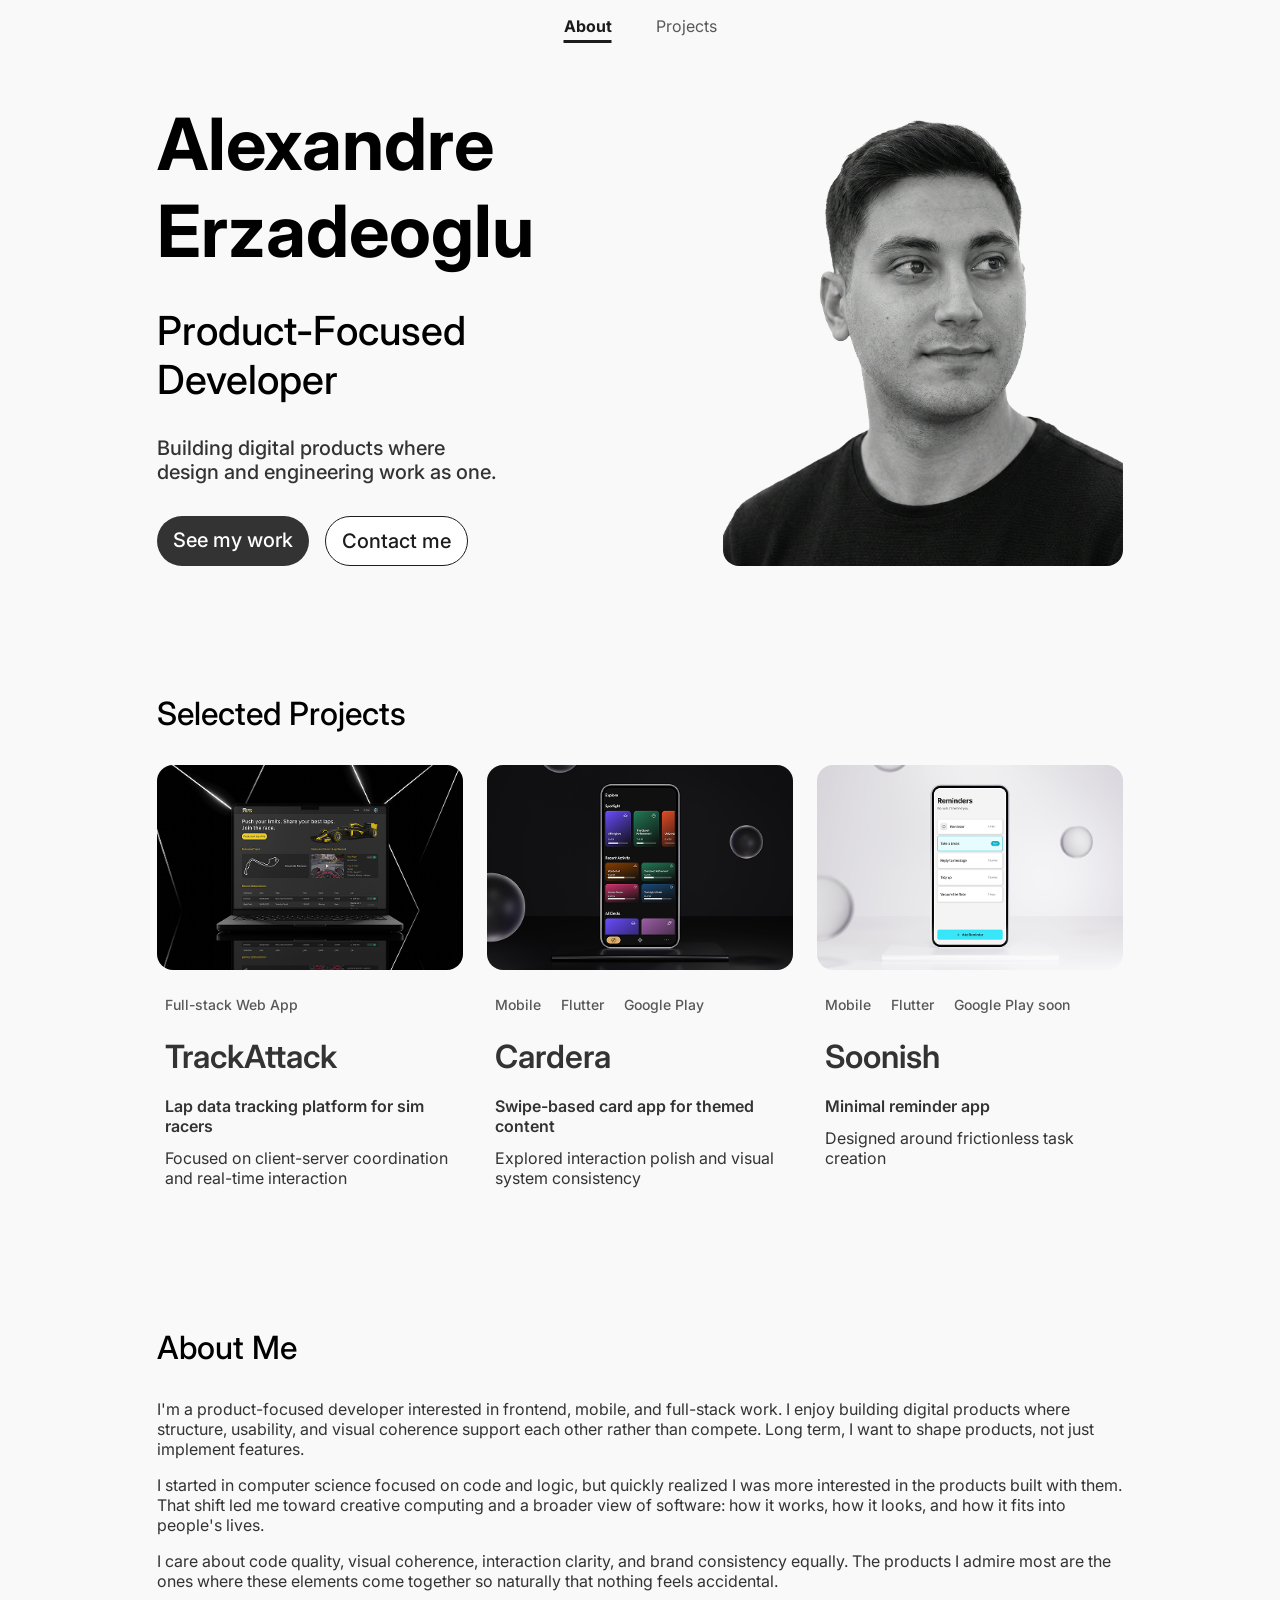
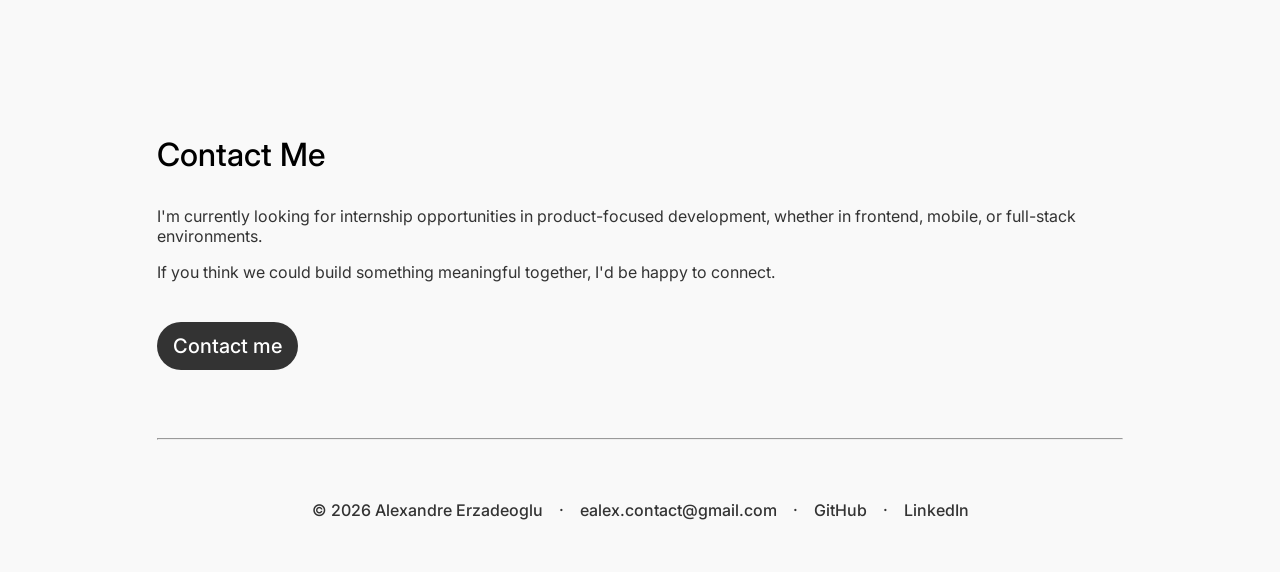
<file: index.html>
<!DOCTYPE html>
<html lang="en">

<head>
    <meta charset="UTF-8">
    <meta name="viewport" content="width=device-width, initial-scale=1.0">
    <title>Portfolio</title>
    <link rel="stylesheet" href="style.css">

    <link rel="preconnect" href="https://fonts.googleapis.com">
    <link rel="preconnect" href="https://fonts.gstatic.com" crossorigin>
    <link href="https://fonts.googleapis.com/css2?family=Inter:opsz,wght@14..32,100..900&display=swap" rel="stylesheet">
</head>

<body>
    <header>
        <div class="container">
            <nav>
                <ul class="nav-list">
                    <li><a id="current-page" href="/">About</a></li>
                    <li><a href="/projects/">Projects</a></li>
                </ul>
            </nav>
        </div>
    </header>

    <main>
        <section class="hero">
            <div class="container hero-container">
                <div class="hero-text">
                    <h1 class="hero-title">Alexandre Erzadeoglu</h1>
                    <h2 class="hero-subtitle">Product-Focused Developer</h2>
                    <p class="intro-statement">Building digital products where design and engineering work as one.</p>
                    <div class="hero-cta">
                        <a href="/projects/" class="btn-primary">See my work</a>
                        <a href="mailto:ealex.contact@gmail.com" class="btn-secondary">Contact me</a>
                    </div>
                </div>
                
                <img class="hero-portrait" src="/assets/images/hero.png" alt="portrait of alexandre erzadeoglu">
            </div>
        </section>

        <section class="selected-projects">
            <div class="container">
                <h3>Selected Projects</h3>
                
                <div class="project-cards">
                    <a class="project-card" href="/projects/trackattack.html">
                        <img src="/assets/images/trackattack/mockup.png" alt="TrackAttack app mockup">
                        
                        <div class="project-info">
                            <div class="project-tags">
                                <span>Full-stack Web App</span>
                            </div>
                            <p class="project-title">TrackAttack</p>
                            <div class="project-description">
                                <p>Lap data tracking platform for sim racers</p>
                                <p>Focused on client-server coordination and real-time interaction</p>
                            </div>
                        </div>
                    </a>

                    <a class="project-card" href="/projects/cardera.html">
                        <img src="/assets/images/cardera/mockup.png" alt="Cardera app mockup">
                        
                        <div class="project-info">
                            <div class="project-tags">
                                <span>Mobile</span>
                                <span>Flutter</span>
                                <span>Google Play</span>
                            </div>
                            <p class="project-title">Cardera</p>
                            <div class="project-description">
                                <p>Swipe-based card app for themed content</p>
                                <p>Explored interaction polish and visual system consistency</p>
                            </div>
                        </div>
                    </a>

                    <a class="project-card" href="/projects/soonish.html">
                        <img src="/assets/images/soonish/mockup.png" alt="Soonish app mockup">
                        
                        <div class="project-info">
                            <div class="project-tags">
                                <span>Mobile</span>
                                <span>Flutter</span>
                                <span>Google Play soon</span>
                            </div>
                            <p class="project-title">Soonish</p>
                            <div class="project-description">
                                <p>Minimal reminder app</p>
                                <p>Designed around frictionless task creation</p>
                            </div>
                        </div>
                    </a>
                </div>
            </div>
        </section>

        <section class="about">
            <div class="container">
                <h3>About Me</h3>
                <p>I'm a product-focused developer interested in frontend, mobile, and full-stack work. I enjoy building digital products where structure, usability, and visual coherence support each other rather than compete. Long term, I want to shape products, not just implement features.</p>

                <p>I started in computer science focused on code and logic, but quickly realized I was more interested in the products built with them. That shift led me toward creative computing and a broader view of software: how it works, how it looks, and how it fits into people's lives.</p>
                <p>I care about code quality, visual coherence, interaction clarity, and brand consistency equally. The products I admire most are the ones where these elements come together so naturally that nothing feels accidental.</p>
            </div>
        </section>

        <section class="contact-me">
            <div class="container">
                <h3>Contact Me</h3>
                <p>I'm currently looking for internship opportunities in product-focused development, whether in frontend,
                    mobile, or full-stack environments.</p>
                <p>If you think we could build something meaningful together, I'd be happy to connect.</p>
                <a href="mailto:ealex.contact@gmail.com" class="btn-primary contact-cta">Contact me</a>
            </div>
        </section>
    </main>

    <footer>
        <div class="container">    
            <hr>
            <address class="footer-contact">
                <span>&copy; 2026 Alexandre Erzadeoglu</span>
                <a href="mailto:ealex.contact@gmail.com">ealex.contact@gmail.com</a>
                <a href="https://github.com/byealex">GitHub</a>
                <a href="https://www.linkedin.com/in/alexandre-erzadeoglu">LinkedIn</a>
            </address>
        </div>
    </footer>
</body>

</html>
</file>
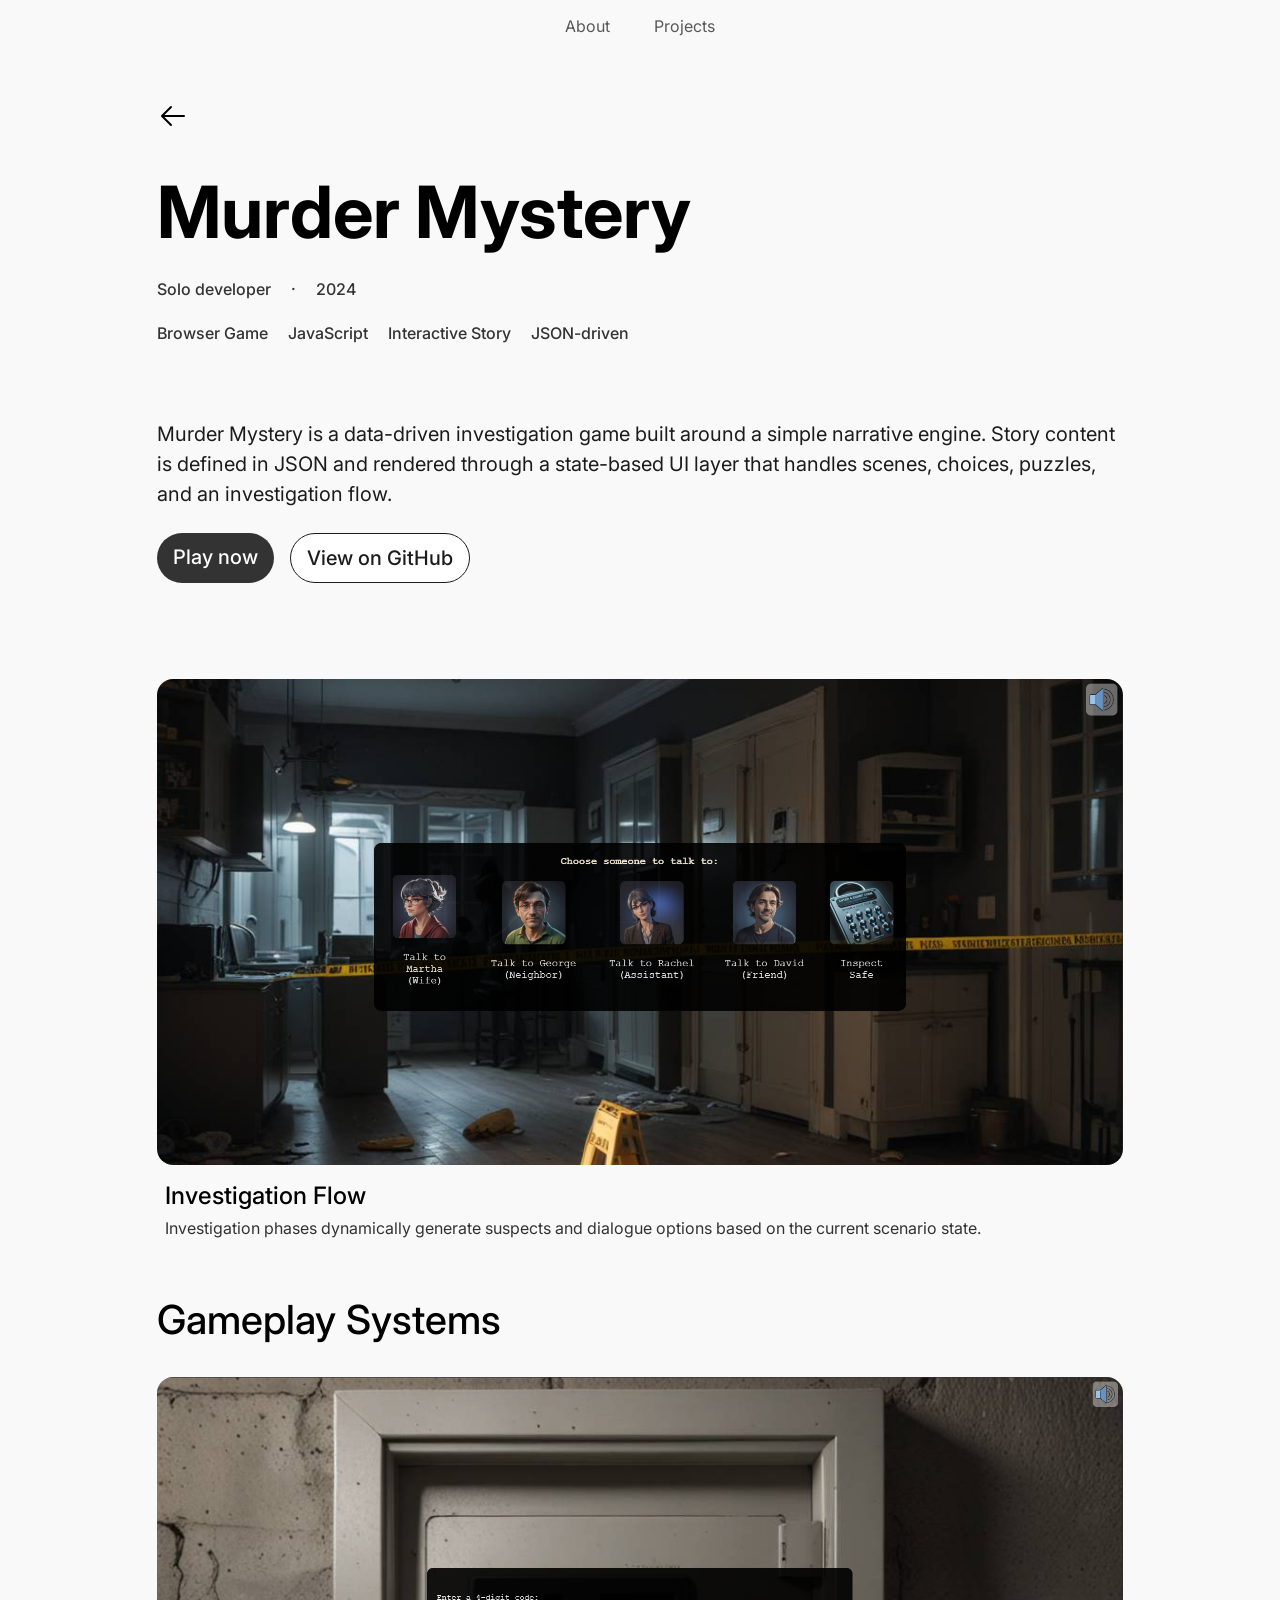
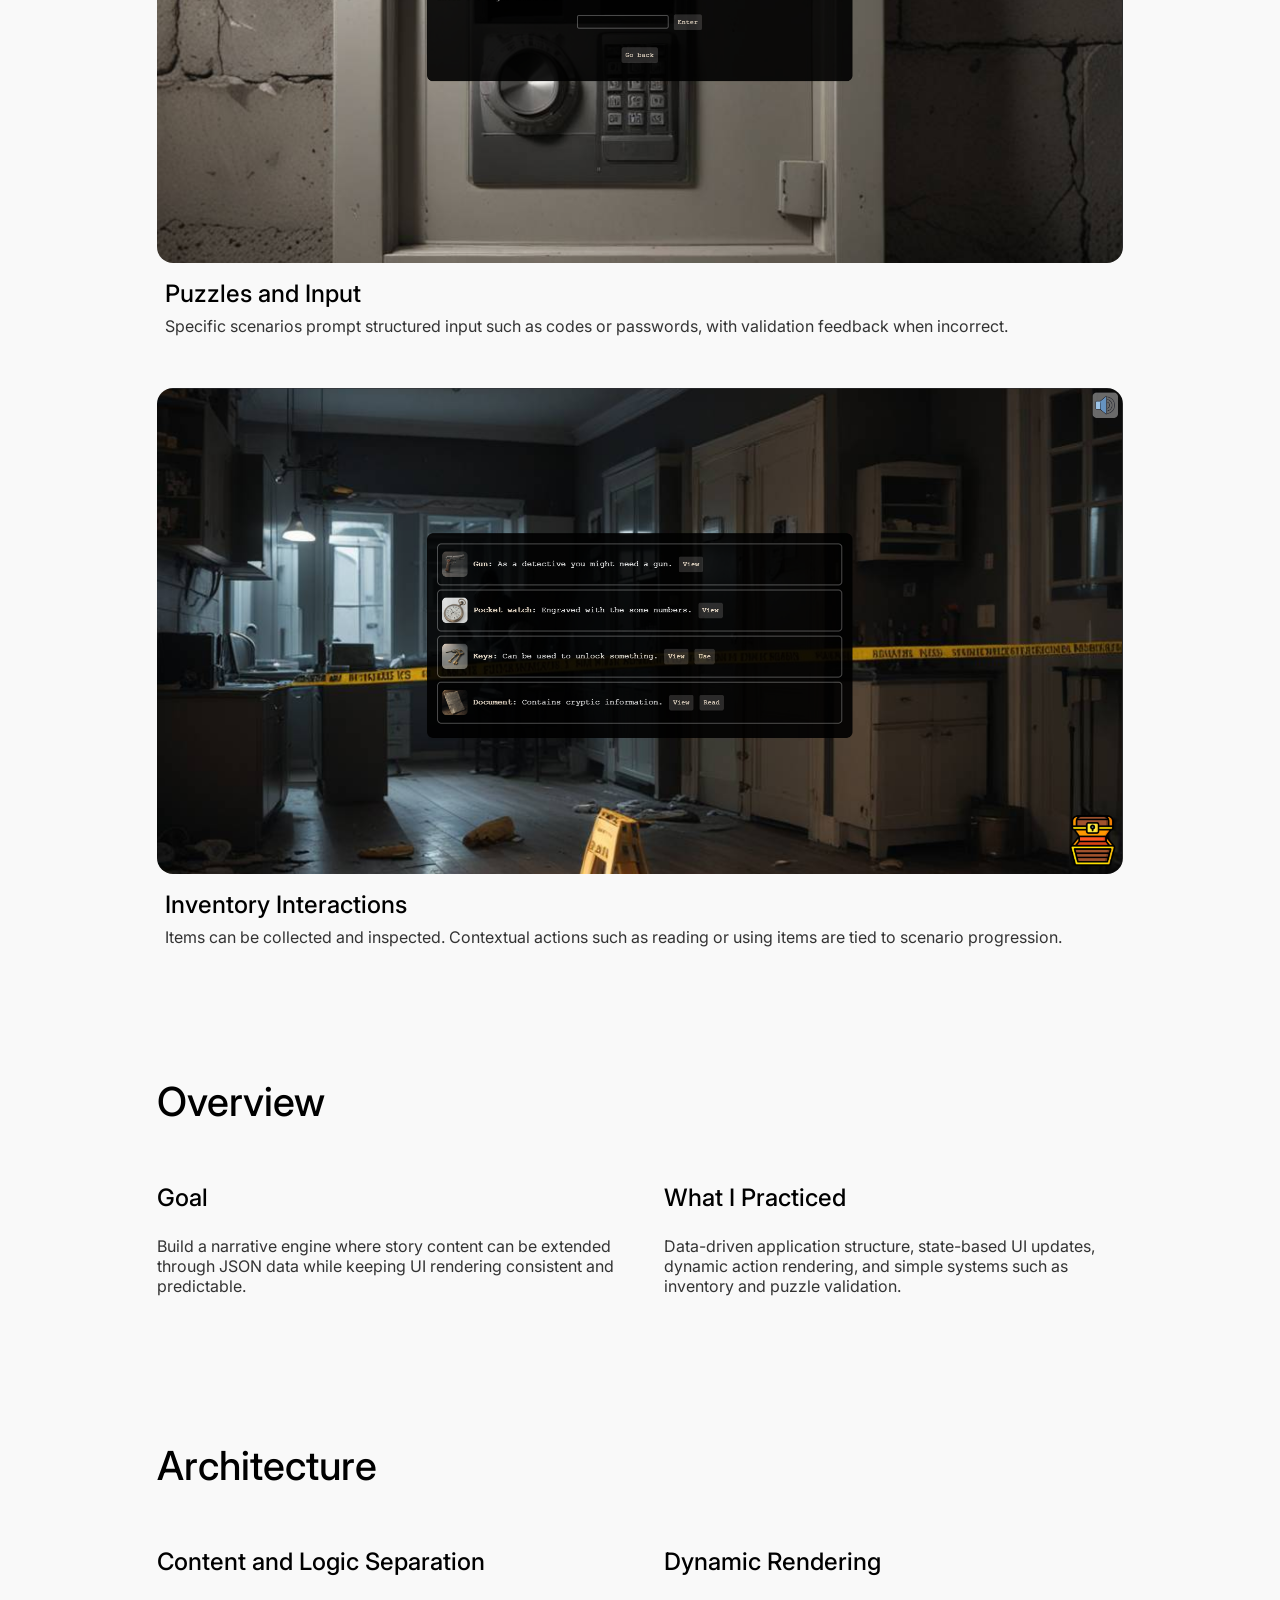
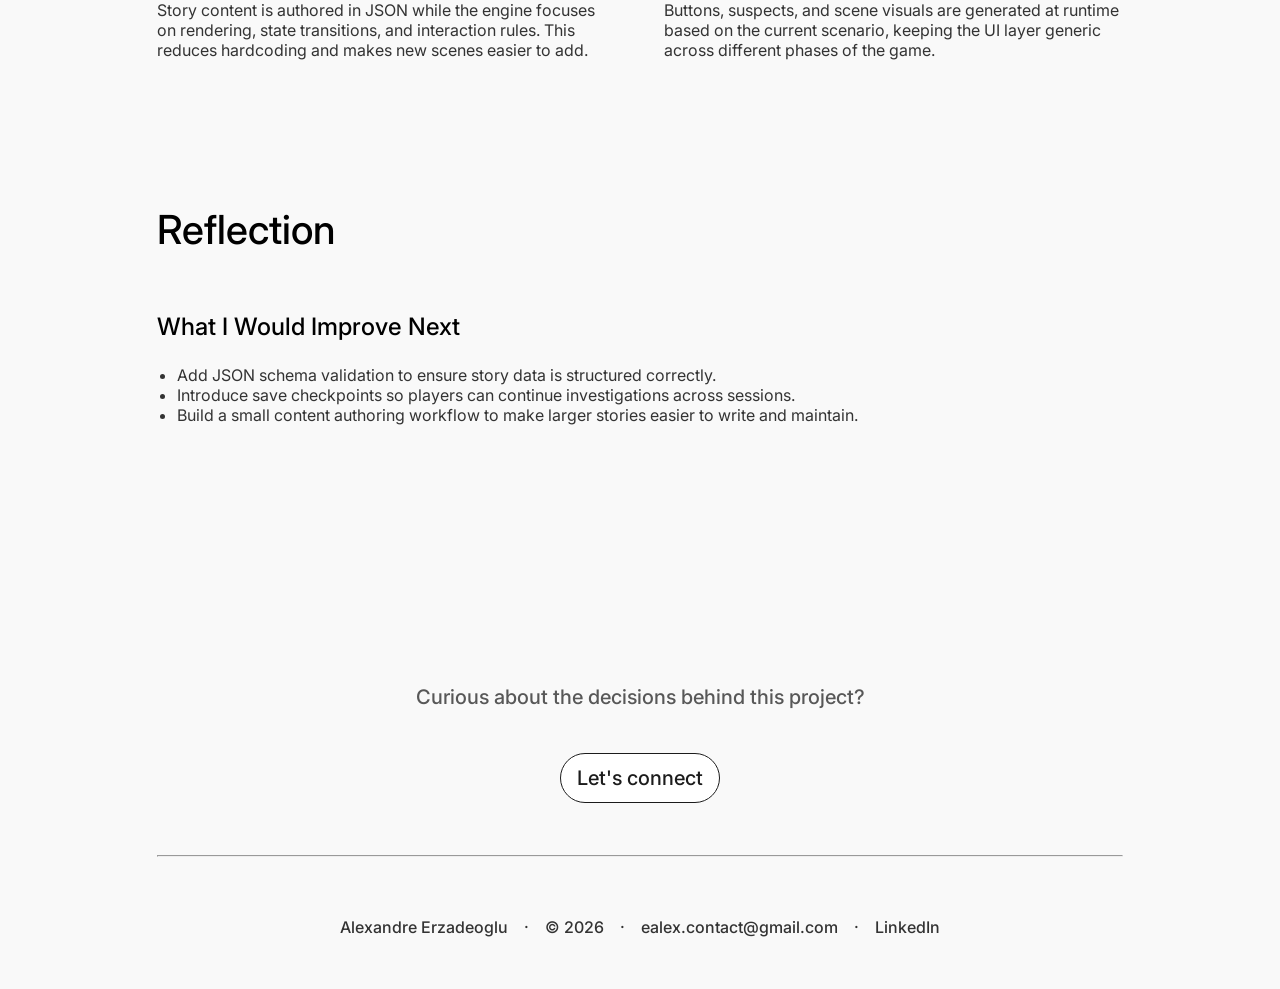
<file: pages/murder-mystery.html>
<!DOCTYPE html>
<html lang="en">

<head>
    <meta charset="UTF-8" />
    <meta name="viewport" content="width=device-width, initial-scale=1.0" />
    <title>Murder Mystery · Case Study</title>
    <link rel="stylesheet" href="/style.css" />
    <link rel="preconnect" href="https://fonts.googleapis.com" />
    <link rel="preconnect" href="https://fonts.gstatic.com" crossorigin />
    <link href="https://fonts.googleapis.com/css2?family=Inter:opsz,wght@14..32,100..900&display=swap" rel="stylesheet" />
</head>

<body>
    <header>
        <div class="container">
            <nav>
                <ul class="nav-list">
                    <li><a href="/index.html">About</a></li>
                    <li><a href="/pages/projects.html">Projects</a></li>
                </ul>
            </nav>
        </div>
    </header>

    <main class="project-case-study">
        <!-- HERO -->
        <section class="hero">
             <!-- BACK LINK -->
            <div class="container">
                <a href="/pages/projects.html" onclick="history.back(); return false;">
                    <img src="/assets/icons/arrow-left.svg" alt="Back">
                </a>
            </div>
            
            <!-- PROJECT HERO -->
            <div class="container">
                <div class="project-hero">
                    <h1>Murder Mystery</h1>

                    <div class="project-devtags">
                        <span>Solo developer</span>
                        <span>·</span>
                        <span>2024</span>
                    </div>

                    <div class="project-tags">
                        <span>Browser Game</span>
                        <span>JavaScript</span>
                        <span>Interactive Story</span>
                        <span>JSON-driven</span>
                    </div>

                    <p class="project-intro">
                        Murder Mystery is a data-driven investigation game built around a simple narrative engine. Story content is defined in JSON and rendered through a state-based UI layer that handles scenes, choices, puzzles, and an investigation flow.
                    </p>

                    <div class="hero-cta">
                        <a href="https://byealex.github.io/murder-mystery" class="btn-primary">Play now</a>
                        <a href="https://github.com/byealex/murder-mystery" class="btn-secondary">View on GitHub</a>
                    </div>
                </div>
            </div>
        </section>

        <!-- VISUAL HIGHLIGHT -->
        <section>
            <div class="container project-gallery">
                <div class="feature-display">
                    <img src="/assets/images/murder-mystery/investigation.png" alt="Investigation suspects grid" />
                    <div class="feature-caption">
                        <h3>Investigation Flow</h3>
                        <p>
                            Investigation phases dynamically generate suspects and dialogue options based on the current scenario state.
                        </p>
                    </div>
                </div>
                <div>
                    <h2 class="section-title">Gameplay Systems</h2>
                    <div class="gallery-grid">
                        <div class="feature-display">
                            <img src="/assets/images/murder-mystery/puzzle.png" alt="Puzzle input screen" />
                            <div class="feature-caption">
                                <h3>Puzzles and Input</h3>
                                <p>
                                    Specific scenarios prompt structured input such as codes or passwords, with validation feedback when incorrect.
                                </p>
                            </div>
                        </div>

                        <div class="feature-display">
                            <img src="/assets/images/murder-mystery/inventory.png" alt="Inventory UI with items" />
                            <div class="feature-caption">
                                <h3>Inventory Interactions</h3>
                                <p>
                                    Items can be collected and inspected. Contextual actions such as reading or using items are tied to scenario progression.
                                </p>
                            </div>
                        </div>
                    </div>
                </div>
            </div>
        </section>

        <!-- OVERVIEW -->
        <section class="overview">
            <div class="container">
                <h2>Overview</h2>

                <div class="section-content">
                    <section>
                        <h3>Goal</h3>
                        <p>
                            Build a narrative engine where story content can be extended through JSON data while keeping UI rendering consistent and predictable.
                        </p>
                    </section>

                    <section>
                        <h3>What I Practiced</h3>
                        <p>
                            Data-driven application structure, state-based UI updates, dynamic action rendering, and simple systems such as inventory and puzzle validation.
                        </p>
                    </section>
                </div>
            </div>
        </section>

        <!-- ARCHITECTURE -->
        <section class="architecture">
            <div class="container">
                <h2>Architecture</h2>

                <div class="section-content">
                    <section>
                        <h3>Content and Logic Separation</h3>
                        <p>
                            Story content is authored in JSON while the engine focuses on rendering, state transitions, and interaction rules. This reduces hardcoding and makes new scenes easier to add.
                        </p>
                    </section>

                    <section>
                        <h3>Dynamic Rendering</h3>
                        <p>
                            Buttons, suspects, and scene visuals are generated at runtime based on the current scenario, keeping the UI layer generic across different phases of the game.
                        </p>
                    </section>
                </div>
            </div>
        </section>

        <!-- REFLECTION -->
        <section class="improvements-reflection">
            <div class="container">
                <h2>Reflection</h2>

                <div class="section-content">
                    <section>
                        <h3>What I Would Improve Next</h3>
                        <ul>
                            <li>Add JSON schema validation to ensure story data is structured correctly.</li>
                            <li>Introduce save checkpoints so players can continue investigations across sessions.</li>
                            <li>Build a small content authoring workflow to make larger stories easier to write and maintain.</li>
                        </ul>
                    </section>
                </div>
            </div>
        </section>

        <!-- CONTACT -->
        <section class="contact">
            <div class="container">
                <div class="project-contact">
                    <p class="closing-cta">Curious about the decisions behind this project?</p>

                    <a class="btn-secondary" href="mailto:ealex.contact@gmail.com">Let's connect</a>
                </div>
            </div>
        </section>
    </main>

    <footer>
        <div class="container">
            <hr />
            <address class="footer-contact">
                <span>Alexandre Erzadeoglu</span>
                <span>&copy; 2026</span>
                <a href="mailto:ealex.contact@gmail.com">ealex.contact@gmail.com</a>
                <a href="#">LinkedIn</a>
            </address>
        </div>
    </footer>
</body>

</html>
</file>
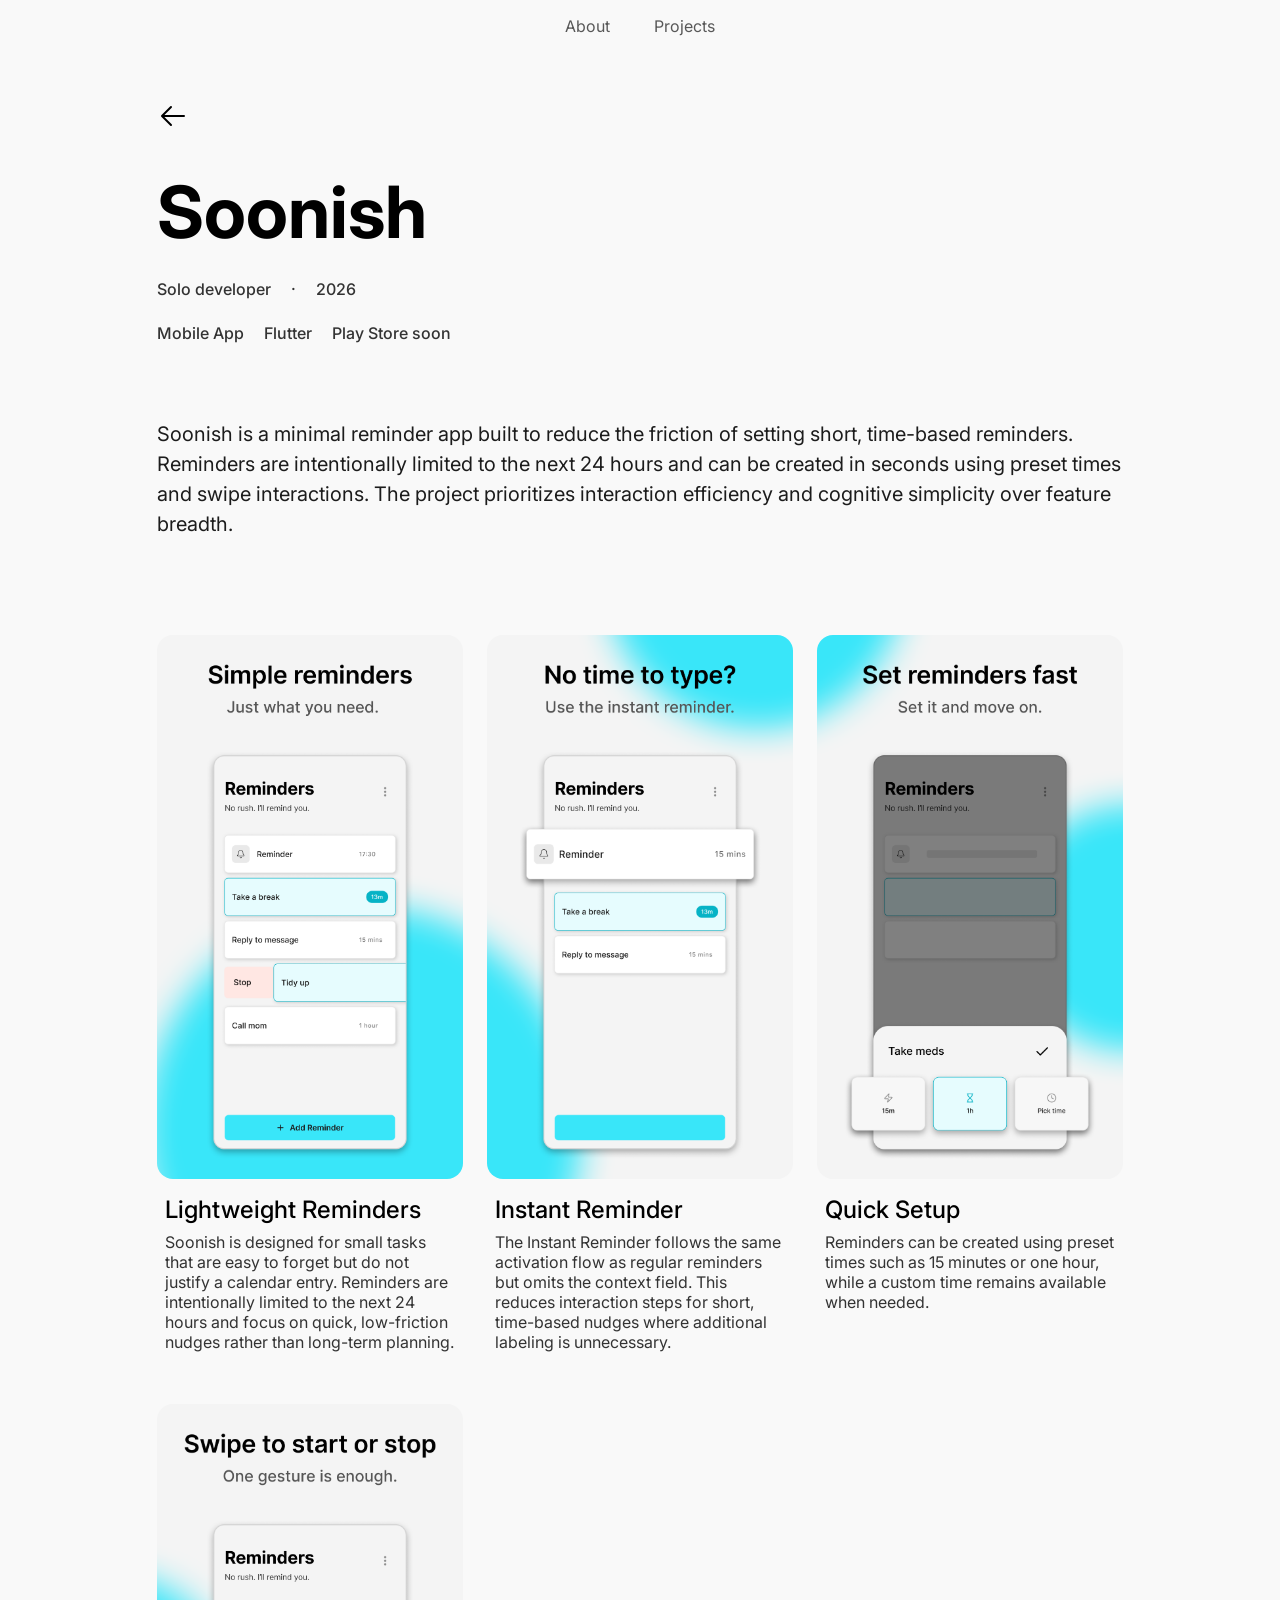
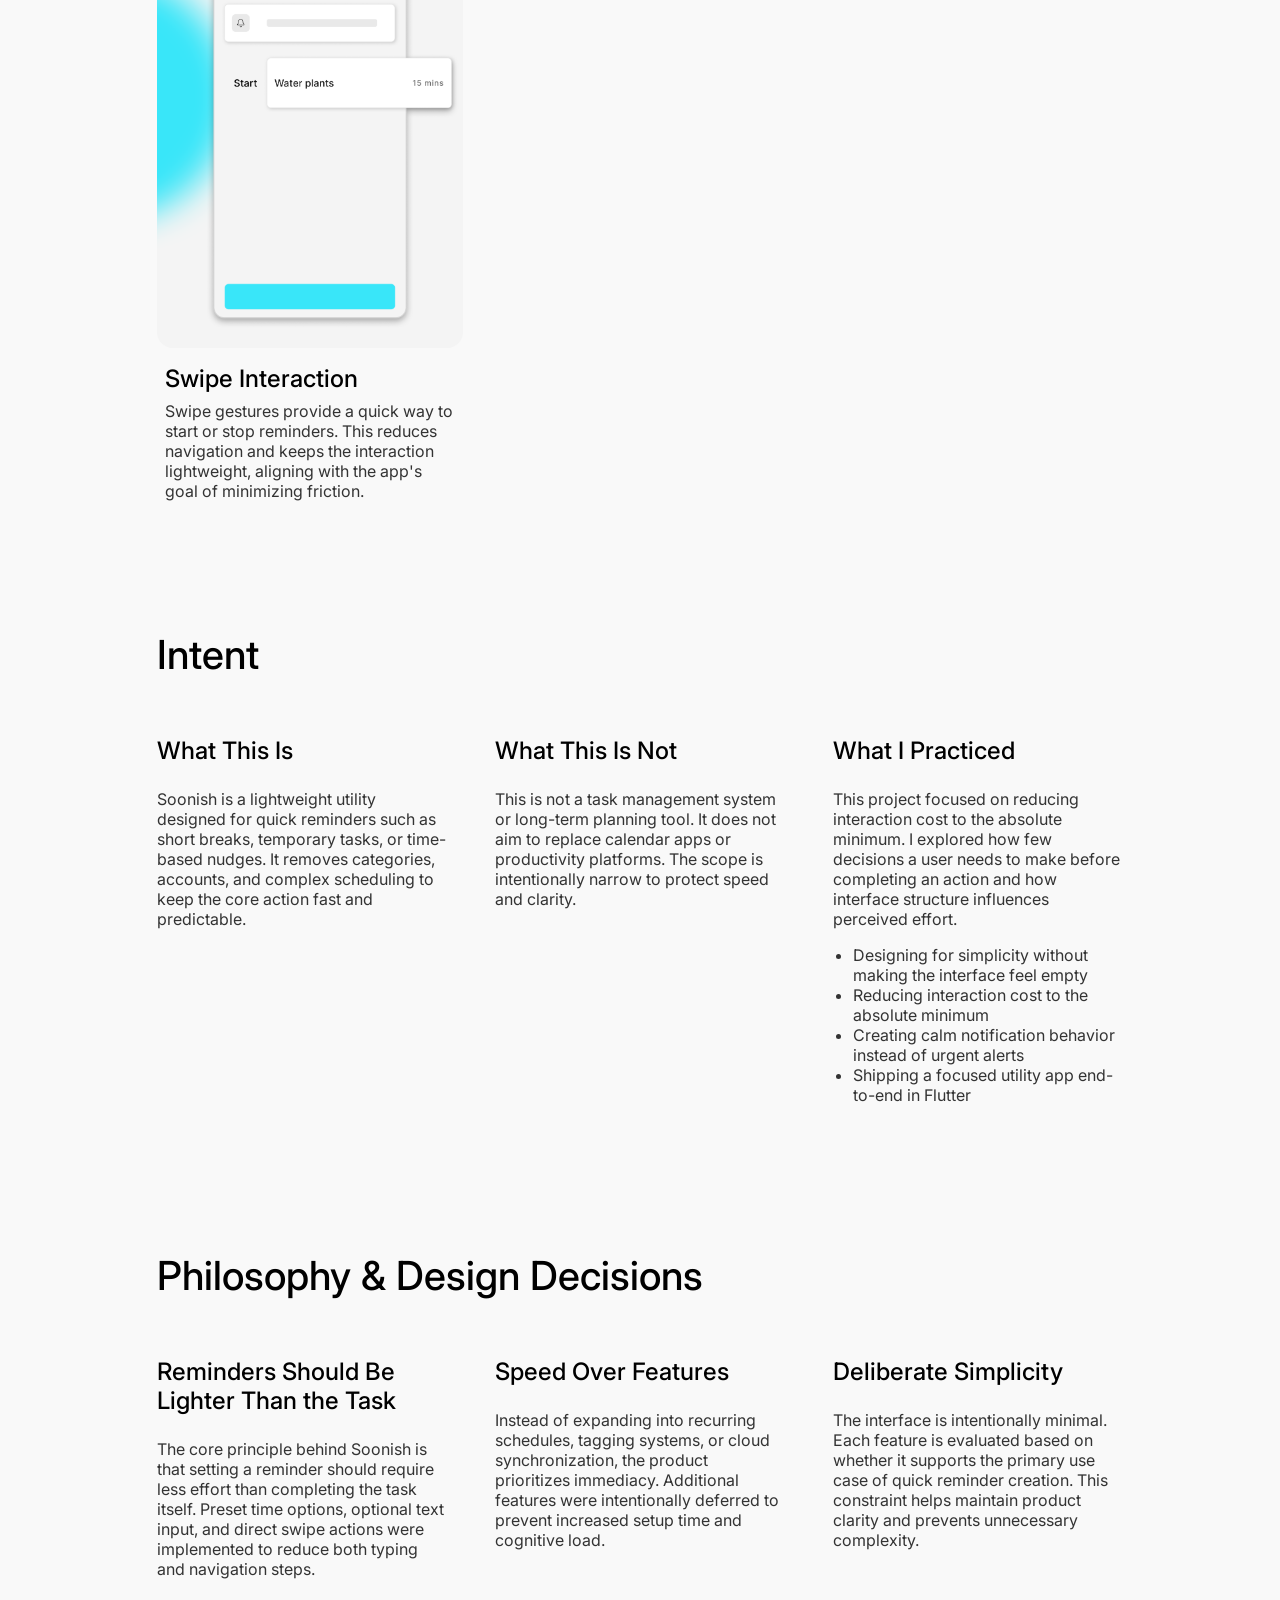
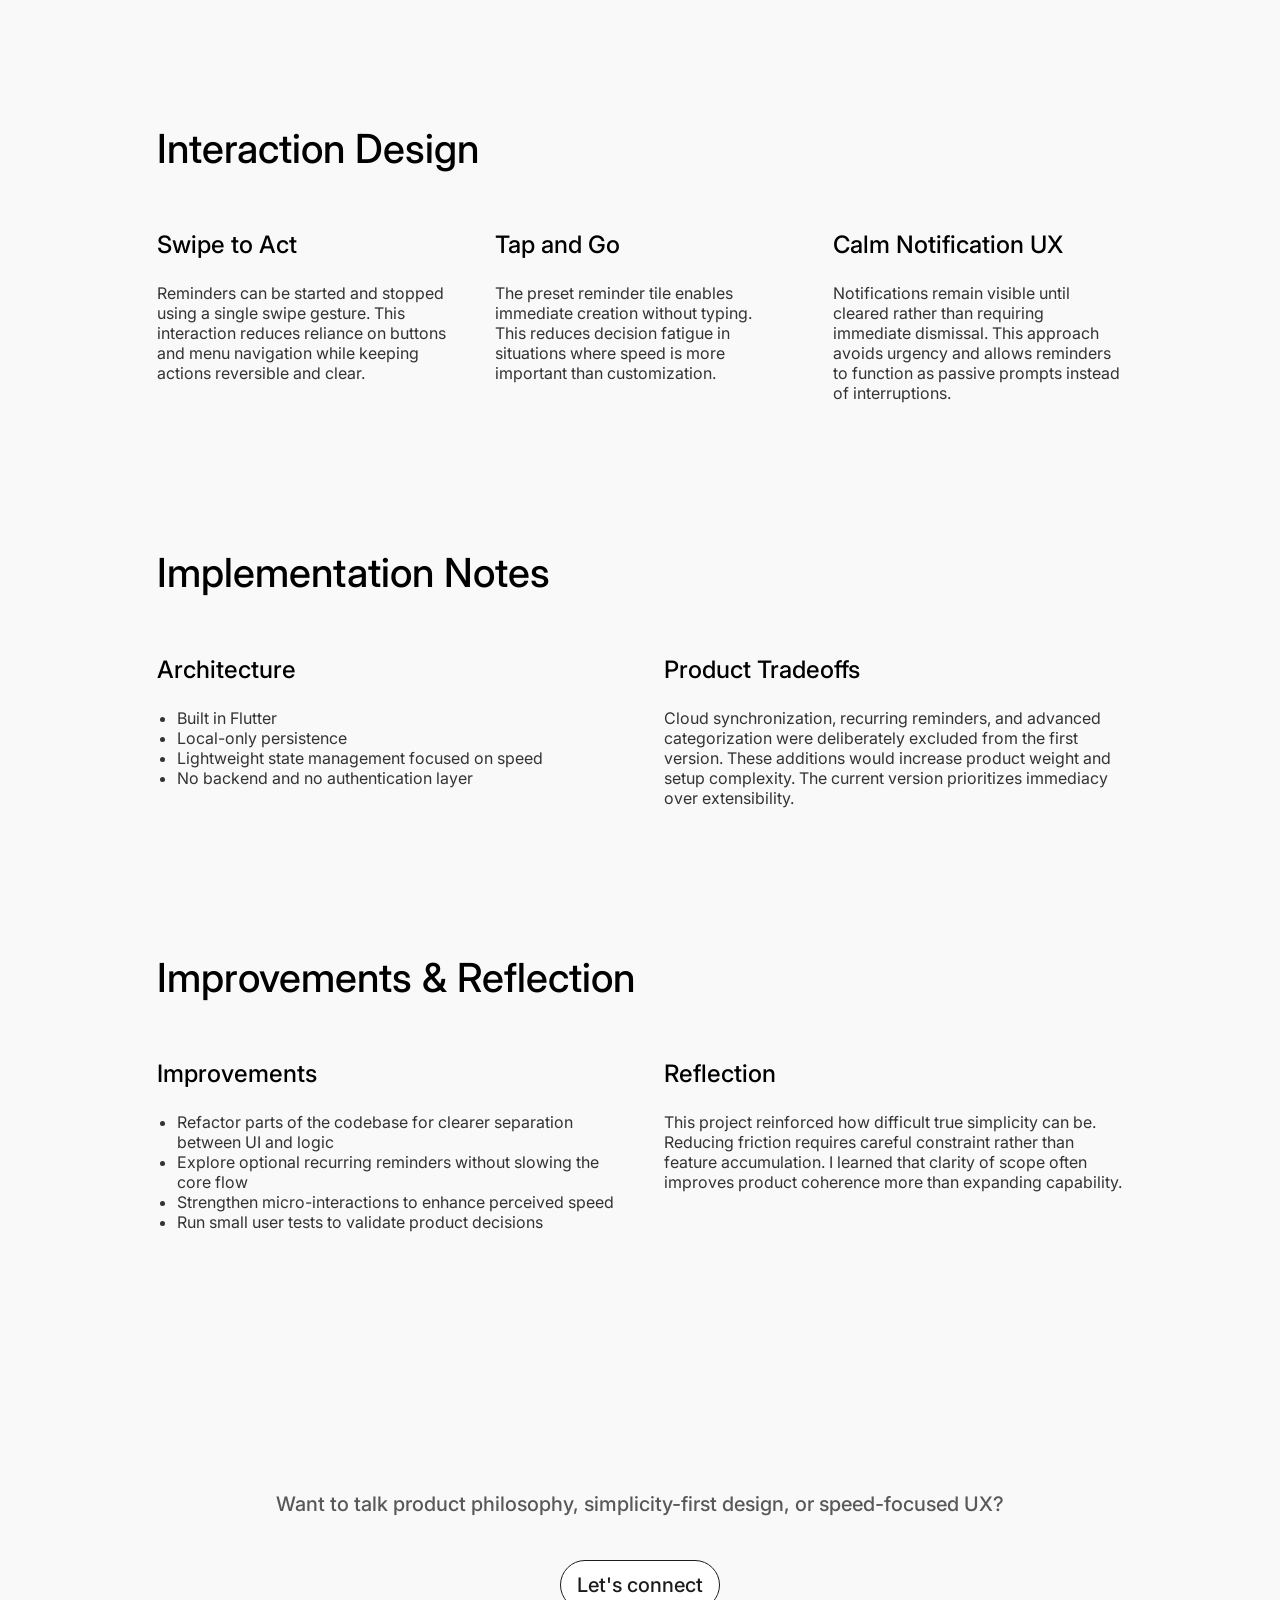
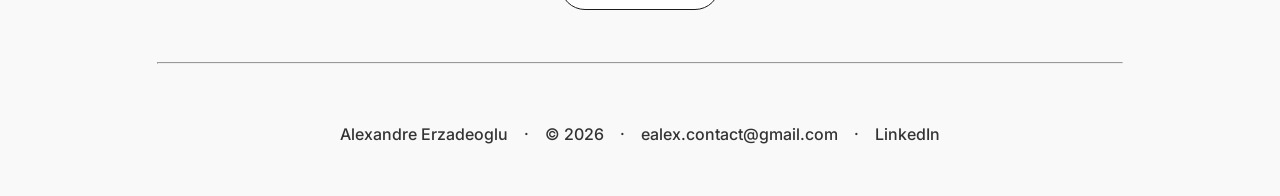
<file: pages/soonish.html>
<!DOCTYPE html>
<html lang="en">

<head>
    <meta charset="UTF-8">
    <meta name="viewport" content="width=device-width, initial-scale=1.0">
    <title>Soonish · Case Study</title>
    <link rel="stylesheet" href="/style.css">

    <link rel="preconnect" href="https://fonts.googleapis.com">
    <link rel="preconnect" href="https://fonts.gstatic.com" crossorigin>
    <link href="https://fonts.googleapis.com/css2?family=Inter:opsz,wght@14..32,100..900&display=swap" rel="stylesheet">
</head>

<body>
    <header>
        <div class="container">
            <nav>
                <ul class="nav-list">
                    <li><a href="/index.html">About</a></li>
                    <li><a href="/pages/projects.html">Projects</a></li>
                </ul>
            </nav>
        </div>
    </header>

    <main class="project-case-study">
        <!-- HERO -->
        <section class="hero">
             <!-- BACK LINK -->
            <div class="container">
                <a href="/pages/projects.html" onclick="history.back(); return false;">
                    <img src="/assets/icons/arrow-left.svg" alt="Back">
                </a>
            </div>
            
            <!-- PROJECT HERO -->
            <div class="container">
                <div class="project-hero">
                    <h1>Soonish</h1>

                    <div class="project-devtags">
                        <span>Solo developer</span>
                        <span>·</span>
                        <span>2026</span>
                    </div>

                    <div class="project-tags">
                        <span>Mobile App</span>
                        <span>Flutter</span>
                        <span>Play Store soon</span>
                    </div>

                    <p class="project-intro">
                        Soonish is a minimal reminder app built to reduce the friction of setting short, time-based reminders. Reminders are intentionally limited to the next 24 hours and can be created in seconds using preset times and swipe interactions. The project prioritizes interaction efficiency and cognitive simplicity over feature breadth.
                    </p>
                </div>
            </div>
        </section>

        <!-- VISUAL HIGHLIGHT -->
        <section>
            <div class="container project-gallery">
                <div>
                    <div class="gallery-grid-mobile">
                        <div class="feature-display">
                            <img src="/assets/images/soonish/home.png" alt="Soonish home screen with quick reminder tiles and active reminders" />
                            <div class="feature-caption">
                                <h3>Lightweight Reminders</h3>
                                <p>
                                    Soonish is designed for small tasks that are easy to forget but do not justify a calendar entry. 
                                    Reminders are intentionally limited to the next 24 hours and focus on quick, low-friction nudges rather than long-term planning.
                                </p>
                            </div>
                        </div>

                        <div class="feature-display">
                            <img src="/assets/images/soonish/instant-reminder.png" alt="Soonish instant reminder bell tile" />
                            <div class="feature-caption">
                                <h3>Instant Reminder</h3>
                                <p>
                                    The Instant Reminder follows the same activation flow as regular reminders but omits the context field. 
                                    This reduces interaction steps for short, time-based nudges where additional labeling is unnecessary.
                                </p>
                            </div>
                        </div>

                        <div class="feature-display">
                            <img src="/assets/images/soonish/setup.png" alt="Soonish bottom sheet for choosing reminder time" />
                            <div class="feature-caption">
                                <h3>Quick Setup</h3>
                                <p>
                                    Reminders can be created using preset times such as 15 minutes or one hour,
                                    while a custom time remains available when needed.
                                </p>
                            </div>
                        </div>

                        <div class="feature-display">
                            <img src="/assets/images/soonish/swipe.png" alt="Soonish swipe gesture to start a reminder" />
                            <div class="feature-caption">
                                <h3>Swipe Interaction</h3>
                                <p>
                                    Swipe gestures provide a quick way to start or stop reminders. 
                                    This reduces navigation and keeps the interaction lightweight, aligning with the app's goal of minimizing friction.
                                </p>
                            </div>
                        </div>
                    </div>
                </div>
            </div>
        </section>

        <!-- OVERVIEW -->
        <section class="overview">
            <div class="container">
                <h2>Intent</h2>

                <div class="section-content">
                    <section>
                        <h3>What This Is</h3>
                        <p>
                            Soonish is a lightweight utility designed for quick reminders such as short breaks, temporary tasks, or time-based nudges. It removes categories, accounts, and complex scheduling to keep the core action fast and predictable.
                        </p>
                    </section>

                    <section>
                        <h3>What This Is Not</h3>
                        <p>
                            This is not a task management system or long-term planning tool. 
                            It does not aim to replace calendar apps or productivity platforms. 
                            The scope is intentionally narrow to protect speed and clarity.    
                        </p>
                    </section>

                    <section>
                        <h3>What I Practiced</h3>
                        <p>
                            This project focused on reducing interaction cost to the absolute minimum. I explored how few decisions a user needs to make before completing an action and how interface structure influences perceived effort.
                        </p>
                        <ul>
                            <li>Designing for simplicity without making the interface feel empty</li>
                            <li>Reducing interaction cost to the absolute minimum</li>
                            <li>Creating calm notification behavior instead of urgent alerts</li>
                            <li>Shipping a focused utility app end-to-end in Flutter</li>
                        </ul>
                    </section>
                </div>
            </div>
        </section>

        <!-- PHILOSOPHY -->
        <section class="how-it-works">
            <div class="container">
                <h2>Philosophy & Design Decisions</h2>

                <div class="section-content">
                    <section>
                        <h3>Reminders Should Be Lighter Than the Task</h3>
                        <p>
                            The core principle behind Soonish is that setting a reminder should require less effort than completing the task itself. Preset time options, optional text input, and direct swipe actions were implemented to reduce both typing and navigation steps.
                        </p>
                    </section>

                    <section>
                        <h3>Speed Over Features</h3>
                        <p>
                            Instead of expanding into recurring schedules, tagging systems, or cloud synchronization, the product prioritizes immediacy. Additional features were intentionally deferred to prevent increased setup time and cognitive load.
                        </p>
                    </section>

                    <section>
                        <h3>Deliberate Simplicity</h3>
                        <p>
                            The interface is intentionally minimal. Each feature is evaluated based on whether it supports the primary use case of quick reminder creation. This constraint helps maintain product clarity and prevents unnecessary complexity.
                        </p>
                    </section>
                </div>
            </div>
        </section>

        <!-- INTERACTION -->
        <section class="architecture">
            <div class="container">
                <h2>Interaction Design</h2>

                <div class="section-content">
                    <section>
                        <h3>Swipe to Act</h3>
                        <p>
                            Reminders can be started and stopped using a single swipe gesture. This interaction reduces reliance on buttons and menu navigation while keeping actions reversible and clear.
                        </p>
                    </section>

                    <section>
                        <h3>Tap and Go</h3>
                        <p>
                            The preset reminder tile enables immediate creation without typing. This reduces decision fatigue in situations where speed is more important than customization.
                        </p>
                    </section>

                    <section>
                        <h3>Calm Notification UX</h3>
                        <p>
                            Notifications remain visible until cleared rather than requiring immediate dismissal. This approach avoids urgency and allows reminders to function as passive prompts instead of interruptions.
                        </p>
                    </section>
                </div>
            </div>
        </section>

        <!-- TECH -->
        <section class="constraints-tradeoffs">
            <div class="container">
                <h2>Implementation Notes</h2>

                <div class="section-content">
                    <section>
                        <h3>Architecture</h3>
                        <ul>
                            <li>Built in Flutter</li>
                            <li>Local-only persistence</li>
                            <li>Lightweight state management focused on speed</li>
                            <li>No backend and no authentication layer</li>
                        </ul>
                    </section>

                    <section>
                        <h3>Product Tradeoffs</h3>
                        <p>
                            Cloud synchronization, recurring reminders, and advanced categorization were deliberately excluded from the first version. These additions would increase product weight and setup complexity. The current version prioritizes immediacy over extensibility.
                        </p>
                    </section>
                </div>
            </div>
        </section>

        <!-- REFLECTION -->
        <section class="improvements-reflection">
            <div class="container">
                <h2>Improvements & Reflection</h2>

                <div class="section-content">
                    <section>
                        <h3>Improvements</h3>
                        <ul>
                            <li>Refactor parts of the codebase for clearer separation between UI and logic</li>
                            <li>Explore optional recurring reminders without slowing the core flow</li>
                            <li>Strengthen micro-interactions to enhance perceived speed</li>
                            <li>Run small user tests to validate product decisions</li>
                        </ul>
                    </section>

                    <section>
                        <h3>Reflection</h3>
                        <p>
                            This project reinforced how difficult true simplicity can be. Reducing friction requires careful constraint rather than feature accumulation. I learned that clarity of scope often improves product coherence more than expanding capability.
                        </p>
                    </section>
                </div>
            </div>
        </section>

        <!-- CONTACT -->
        <section class="contact">
            <div class="container">
                <div class="project-contact">
                    <p class="closing-cta">Want to talk product philosophy, simplicity-first design, or speed-focused UX?</p>
                    <a class="btn-secondary" href="mailto:ealex.contact@gmail.com">Let's connect</a>
                </div>
            </div>
        </section>
    </main>

    <footer>
        <div class="container">
            <hr />
            <address class="footer-contact">
                <span>Alexandre Erzadeoglu</span>
                <span>&copy; 2026</span>
                <a href="mailto:ealex.contact@gmail.com">ealex.contact@gmail.com</a>
                <a href="#">LinkedIn</a>
            </address>
        </div>
    </footer>
</body>

</html>
</file>
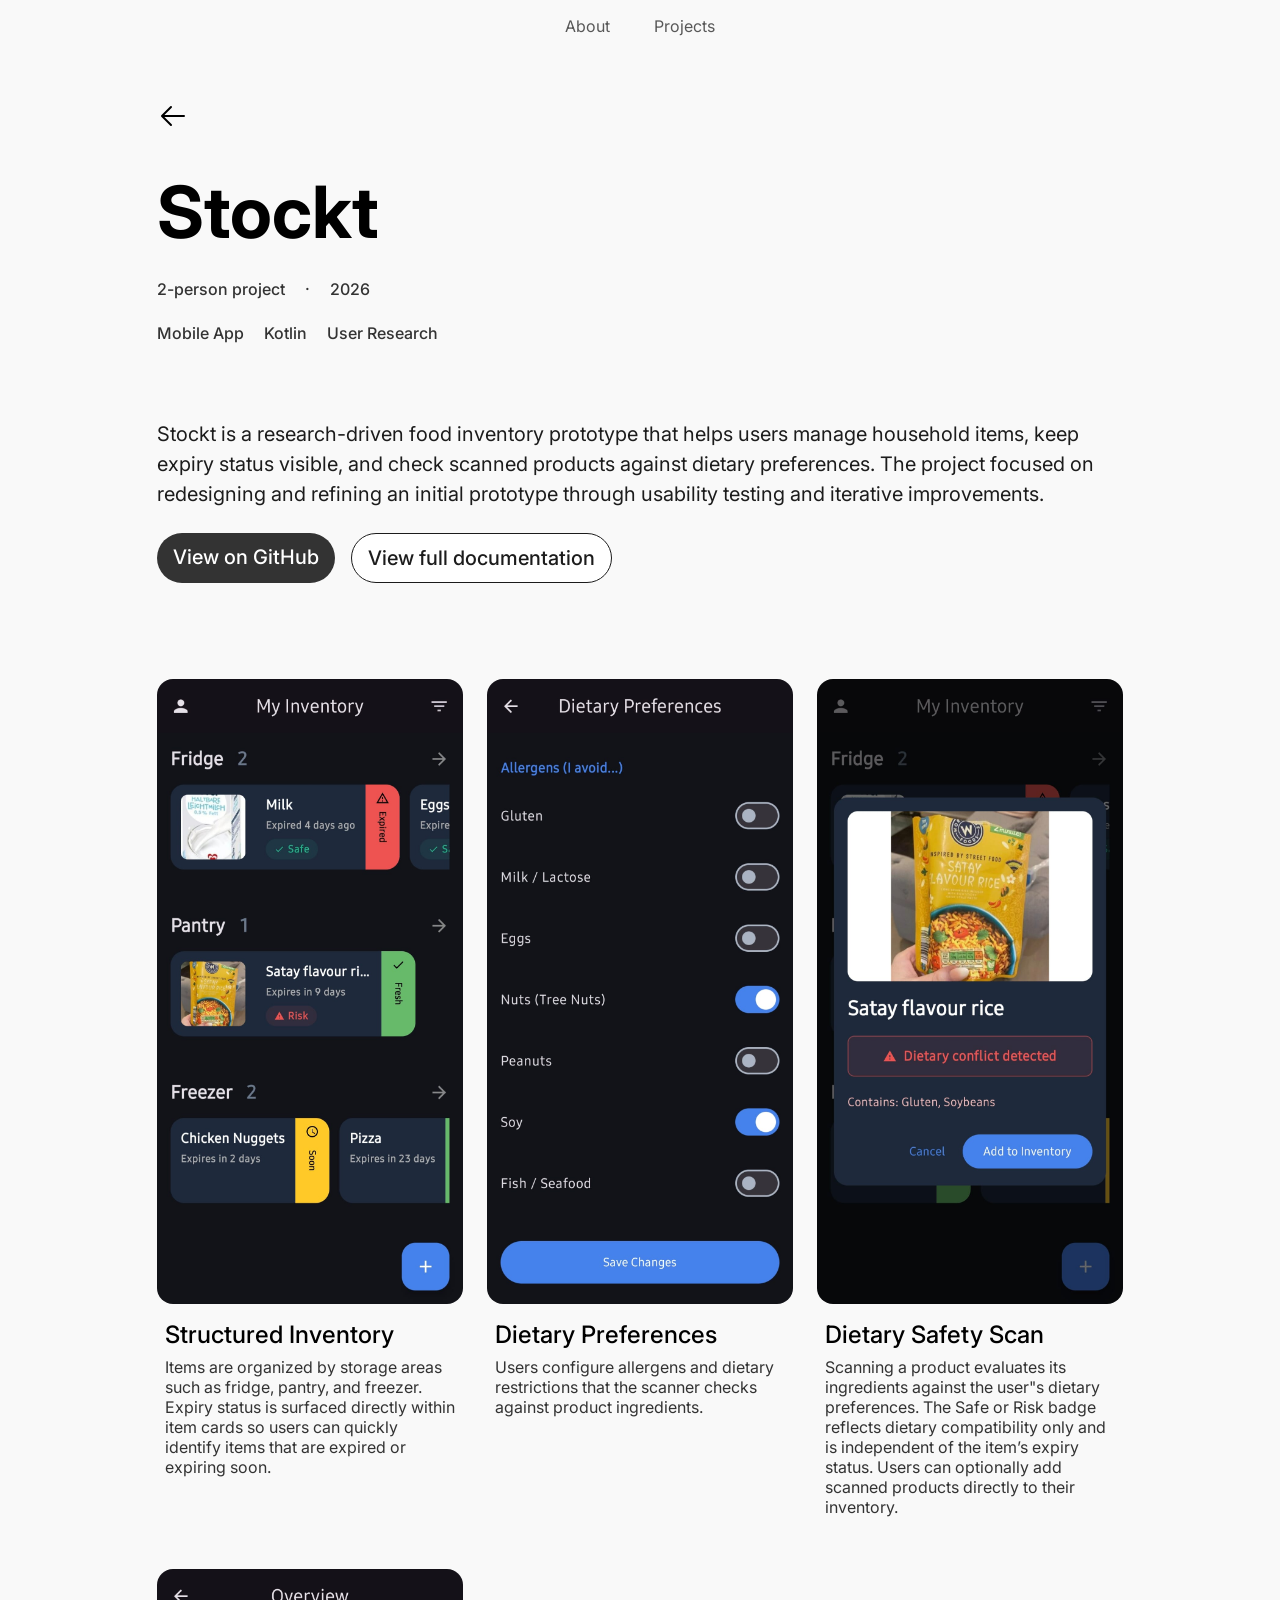
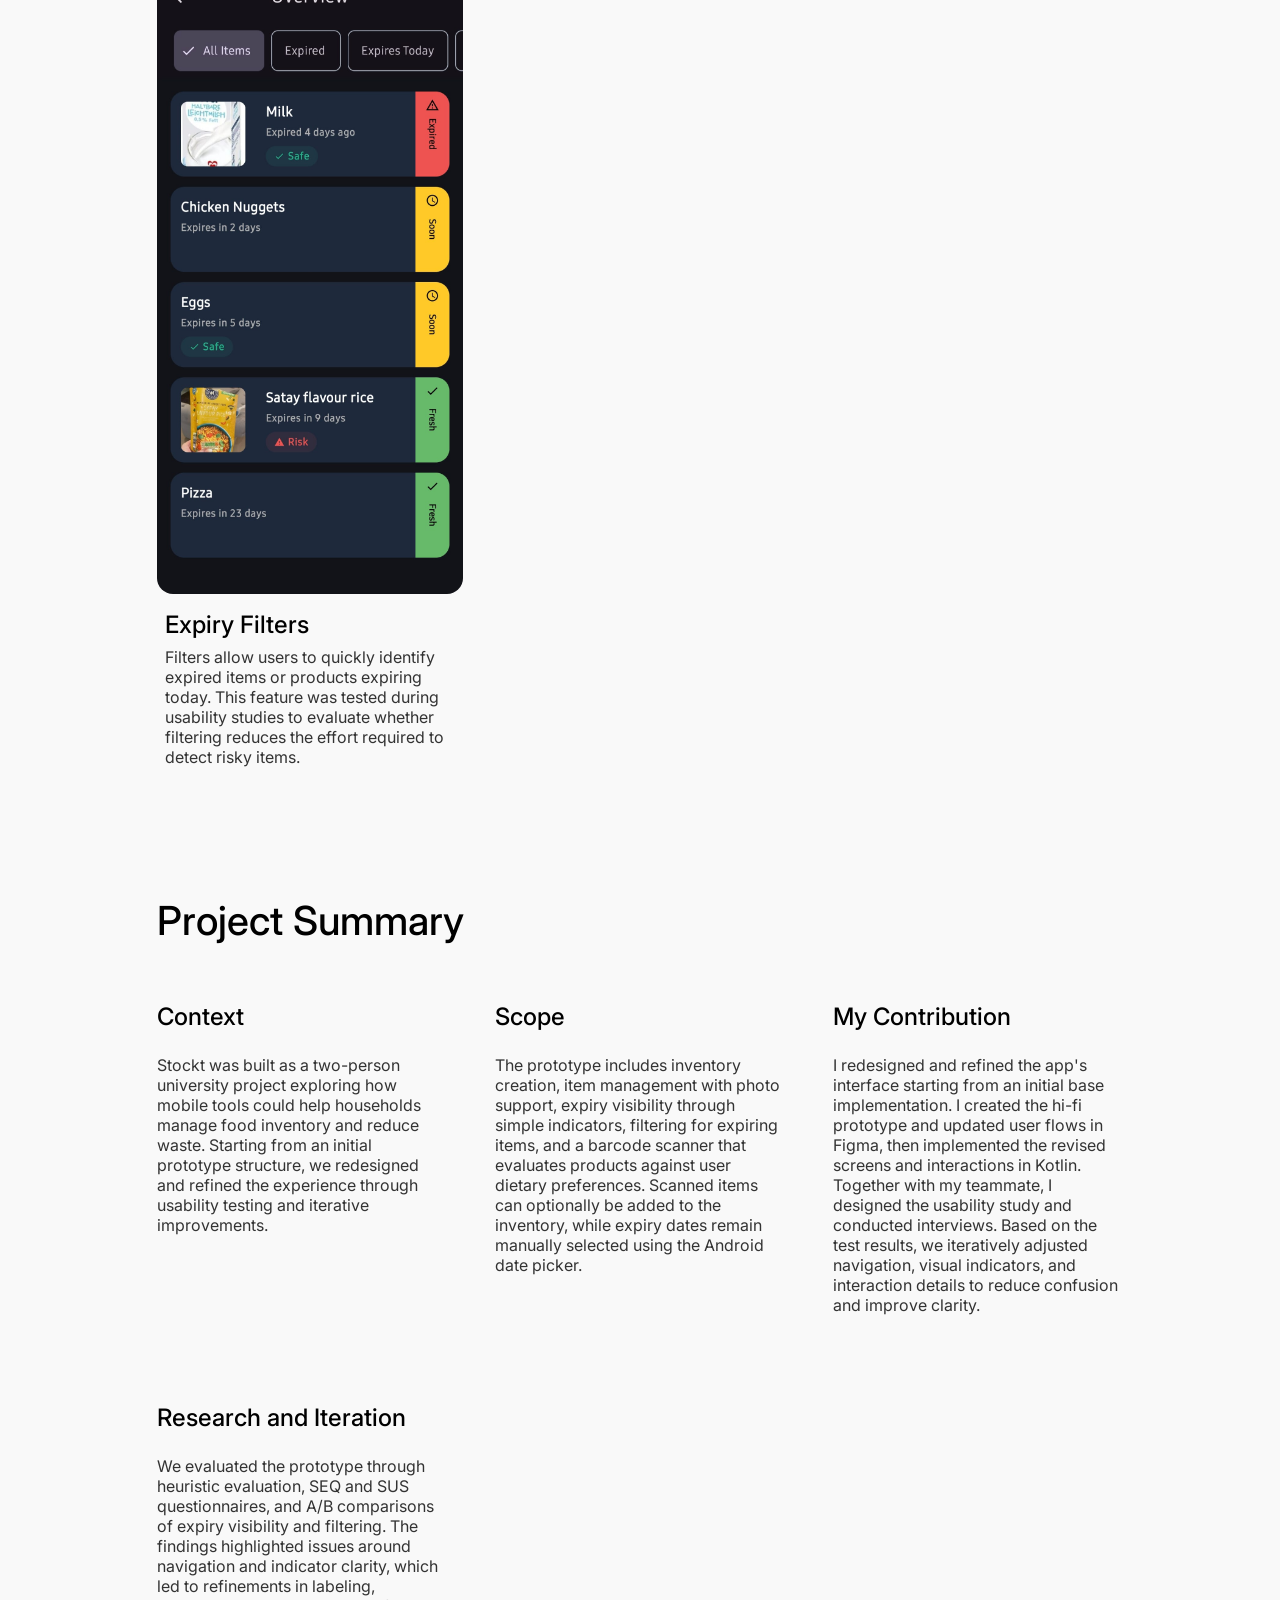
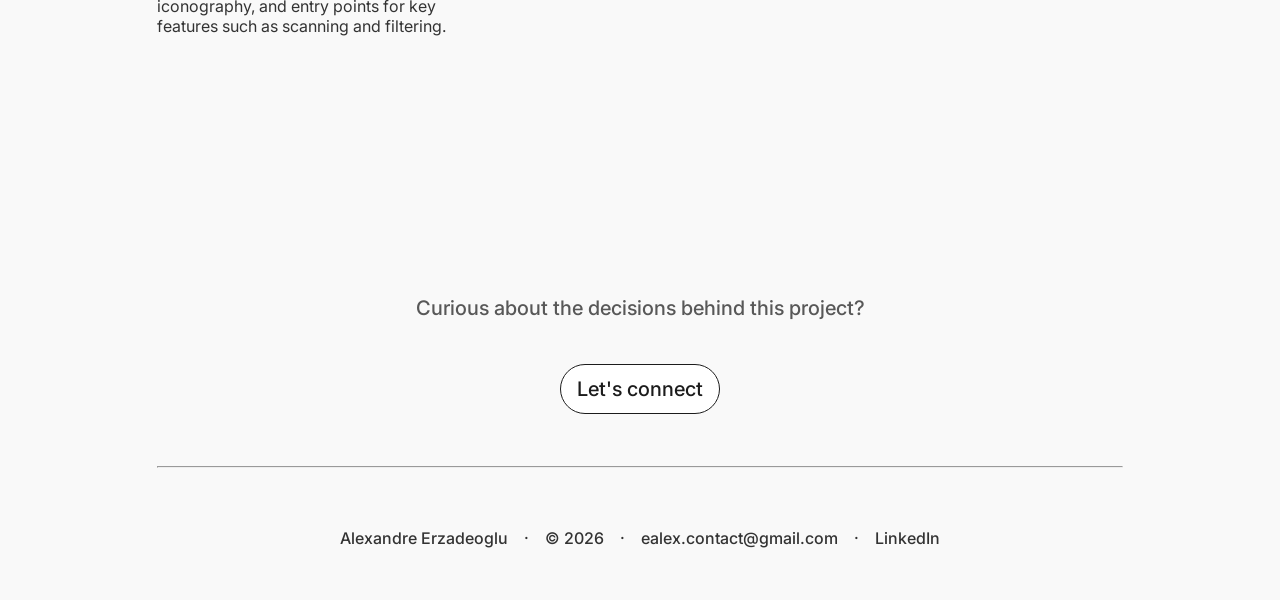
<file: pages/stockt.html>
<!DOCTYPE html>
<html lang="en">

<head>
    <meta charset="UTF-8" />
    <meta name="viewport" content="width=device-width, initial-scale=1.0" />
    <title>Stockt · Case Study</title>
    <link rel="stylesheet" href="/style.css" />

    <link rel="preconnect" href="https://fonts.googleapis.com" />
    <link rel="preconnect" href="https://fonts.gstatic.com" crossorigin />
    <link href="https://fonts.googleapis.com/css2?family=Inter:opsz,wght@14..32,100..900&display=swap"
        rel="stylesheet" />
</head>

<body>
    <header>
        <div class="container">
            <nav>
                <ul class="nav-list">
                    <li><a href="/index.html">About</a></li>
                    <li><a href="/pages/projects.html">Projects</a></li>
                </ul>
            </nav>
        </div>
    </header>

    <main class="project-case-study">
        <!-- HERO -->
        <section class="hero">
             <!-- BACK LINK -->
            <div class="container">
                <a href="/pages/projects.html" onclick="history.back(); return false;">
                    <img src="/assets/icons/arrow-left.svg" alt="Back">
                </a>
            </div>
            
            <!-- PROJECT HERO -->
            <div class="container">
                <div class="project-hero">
                    <h1>Stockt</h1>

                    <div class="project-devtags">
                        <span>2-person project</span>
                        <span>·</span>
                        <span>2026</span>
                    </div>

                    <div class="project-tags">
                        <span>Mobile App</span>
                        <span>Kotlin</span>
                        <span>User Research</span>
                    </div>

                    <p class="project-intro">
                        Stockt is a research-driven food inventory prototype that helps users manage household items, keep expiry status visible, and check scanned products against dietary preferences. The project focused on redesigning and refining an initial prototype through usability testing and iterative improvements.
                    </p>

                    <div class="hero-cta">
                        <a href="https://github.com/byealex/stockt" class="btn-primary">View on GitHub</a>
                        <a href="https://ccl3-ws2025-1371e7.pages.nwt.fhstp.ac.at" class="btn-secondary">View full documentation</a>
                    </div>
                </div>
            </div>
        </section>

        <!-- VISUAL HIGHLIGHT -->
        <section>
            <div class="container project-gallery">
                <div>
                    <div class="gallery-grid-mobile">

                        <div class="feature-display">
                            <img src="/assets/images/stockt/home.png"
                                alt="Stockt inventory overview showing structured storage areas and expiry indicators">
                            <div class="feature-caption">
                                <h3>Structured Inventory</h3>
                                <p>
                                    Items are organized by storage areas such as fridge, pantry, and freezer. Expiry status is surfaced directly within item cards so users can quickly identify items that are expired or expiring soon.
                                </p>
                            </div>
                        </div>

                        <div class="feature-display">
                            <img src="/assets/images/stockt/preferences.png"
                                alt="Stockt dietary preferences configuration screen">
                            <div class="feature-caption">
                                <h3>Dietary Preferences</h3>
                                <p>
                                    Users configure allergens and dietary restrictions that the scanner checks against product ingredients.
                                </p>
                            </div>
                        </div>

                        <div class="feature-display">
                            <img src="/assets/images/stockt/safety-scan.png"
                                alt="Barcode scanning result showing dietary conflict detection and option to add item">
                            <div class="feature-caption">
                                <h3>Dietary Safety Scan</h3>
                                <p>
                                    Scanning a product evaluates its ingredients against the user"s dietary preferences. The Safe or Risk badge reflects dietary compatibility only and is independent of the item’s expiry status. Users can optionally add scanned products directly to their inventory.
                                </p>
                            </div>
                        </div>

                        <div class="feature-display">
                            <img src="/assets/images/stockt/filters.png"
                                alt="Stockt filter view showing items filtered by expiry status">
                            <div class="feature-caption">
                                <h3>Expiry Filters</h3>
                                <p>
                                    Filters allow users to quickly identify expired items or products expiring today. This feature was tested during usability studies to evaluate whether filtering reduces the effort required to detect risky items.
                                </p>
                            </div>
                        </div>

                    </div>
                </div>
            </div>
        </section>

        <!-- SUMMARY -->
        <section class="overview">
            <div class="container">
                <h2>Project Summary</h2>

                <div class="section-content">

                    <section>
                        <h3>Context</h3>
                        <p>
                            Stockt was built as a two-person university project exploring how mobile tools could help households manage food inventory and reduce waste. Starting from an initial prototype structure, we redesigned and refined the experience through usability testing and iterative improvements.
                        </p>
                    </section>

                    <section>
                        <h3>Scope</h3>
                        <p>
                            The prototype includes inventory creation, item management with photo support, expiry visibility through simple indicators, filtering for expiring items, and a barcode scanner that evaluates products against user dietary preferences. Scanned items can optionally be added to the inventory, while expiry dates remain manually selected using the Android date picker.
                        </p>
                    </section>

                    <section>
                        <h3>My Contribution</h3>
                        <p>
                            I redesigned and refined the app's interface starting from an initial base implementation. I created the hi-fi prototype and updated user flows in Figma, then implemented the revised screens and interactions in Kotlin. Together with my teammate, I designed the usability study and conducted interviews. Based on the test results, we iteratively adjusted navigation, visual indicators, and interaction details to reduce confusion and improve clarity.
                        </p>
                    </section>

                    <section>
                        <h3>Research and Iteration</h3>
                        <p>
                            We evaluated the prototype through heuristic evaluation, SEQ and SUS questionnaires, and A/B comparisons of expiry visibility and filtering. The findings highlighted issues around navigation and indicator clarity, which led to refinements in labeling, iconography, and entry points for key features such as scanning and filtering.
                        </p>
                    </section>

                </div>
            </div>
        </section>

        <!-- CONTACT -->
        <section class="contact">
            <div class="container">
                <div class="project-contact">
                    <p class="closing-cta">Curious about the decisions behind this project?</p>

                    <a class="btn-secondary" href="mailto:ealex.contact@gmail.com">Let's connect</a>
                </div>
            </div>
        </section>

    </main>

    <footer>
        <div class="container">
            <hr>
            <address class="footer-contact">
                <span>Alexandre Erzadeoglu</span>
                <span>&copy; 2026</span>
                <a href="mailto:ealex.contact@gmail.com">ealex.contact@gmail.com</a>
                <a href="#">LinkedIn</a>
            </address>
        </div>
    </footer>

</body>

</html>
</file>
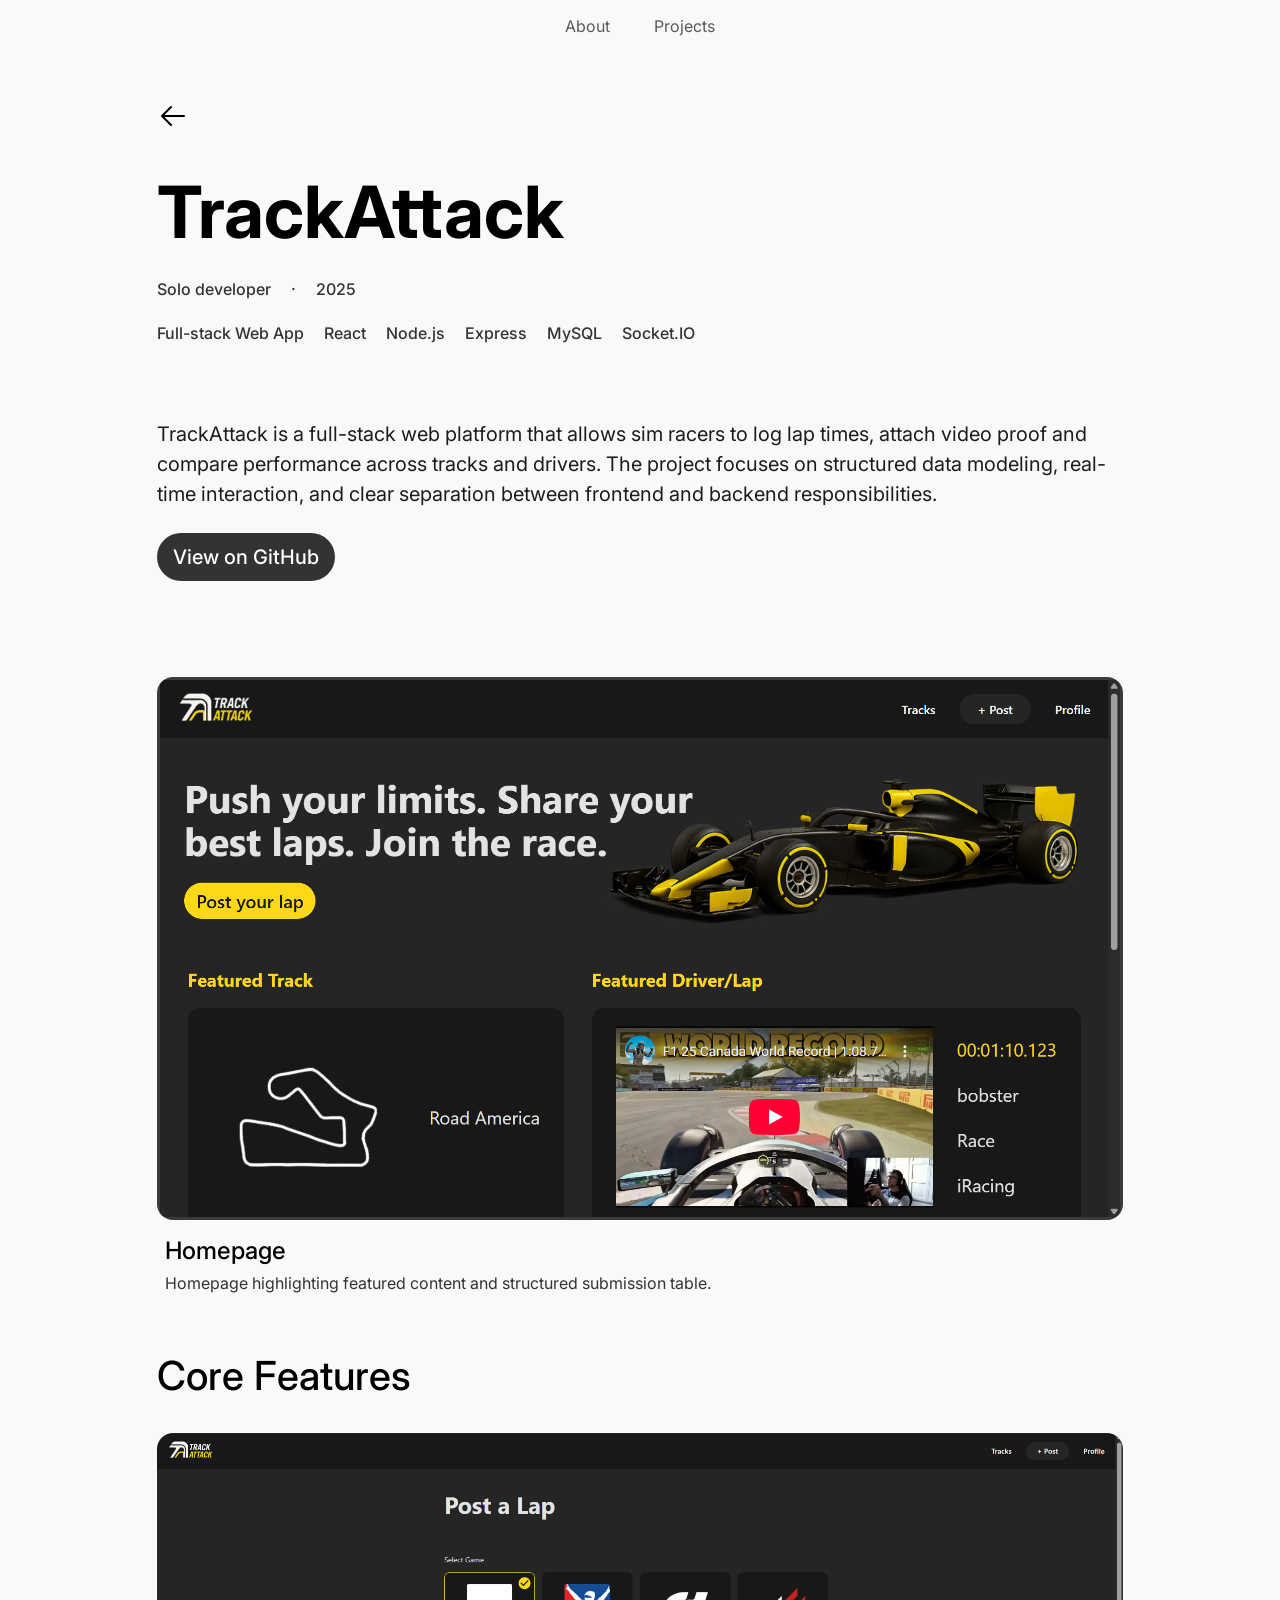
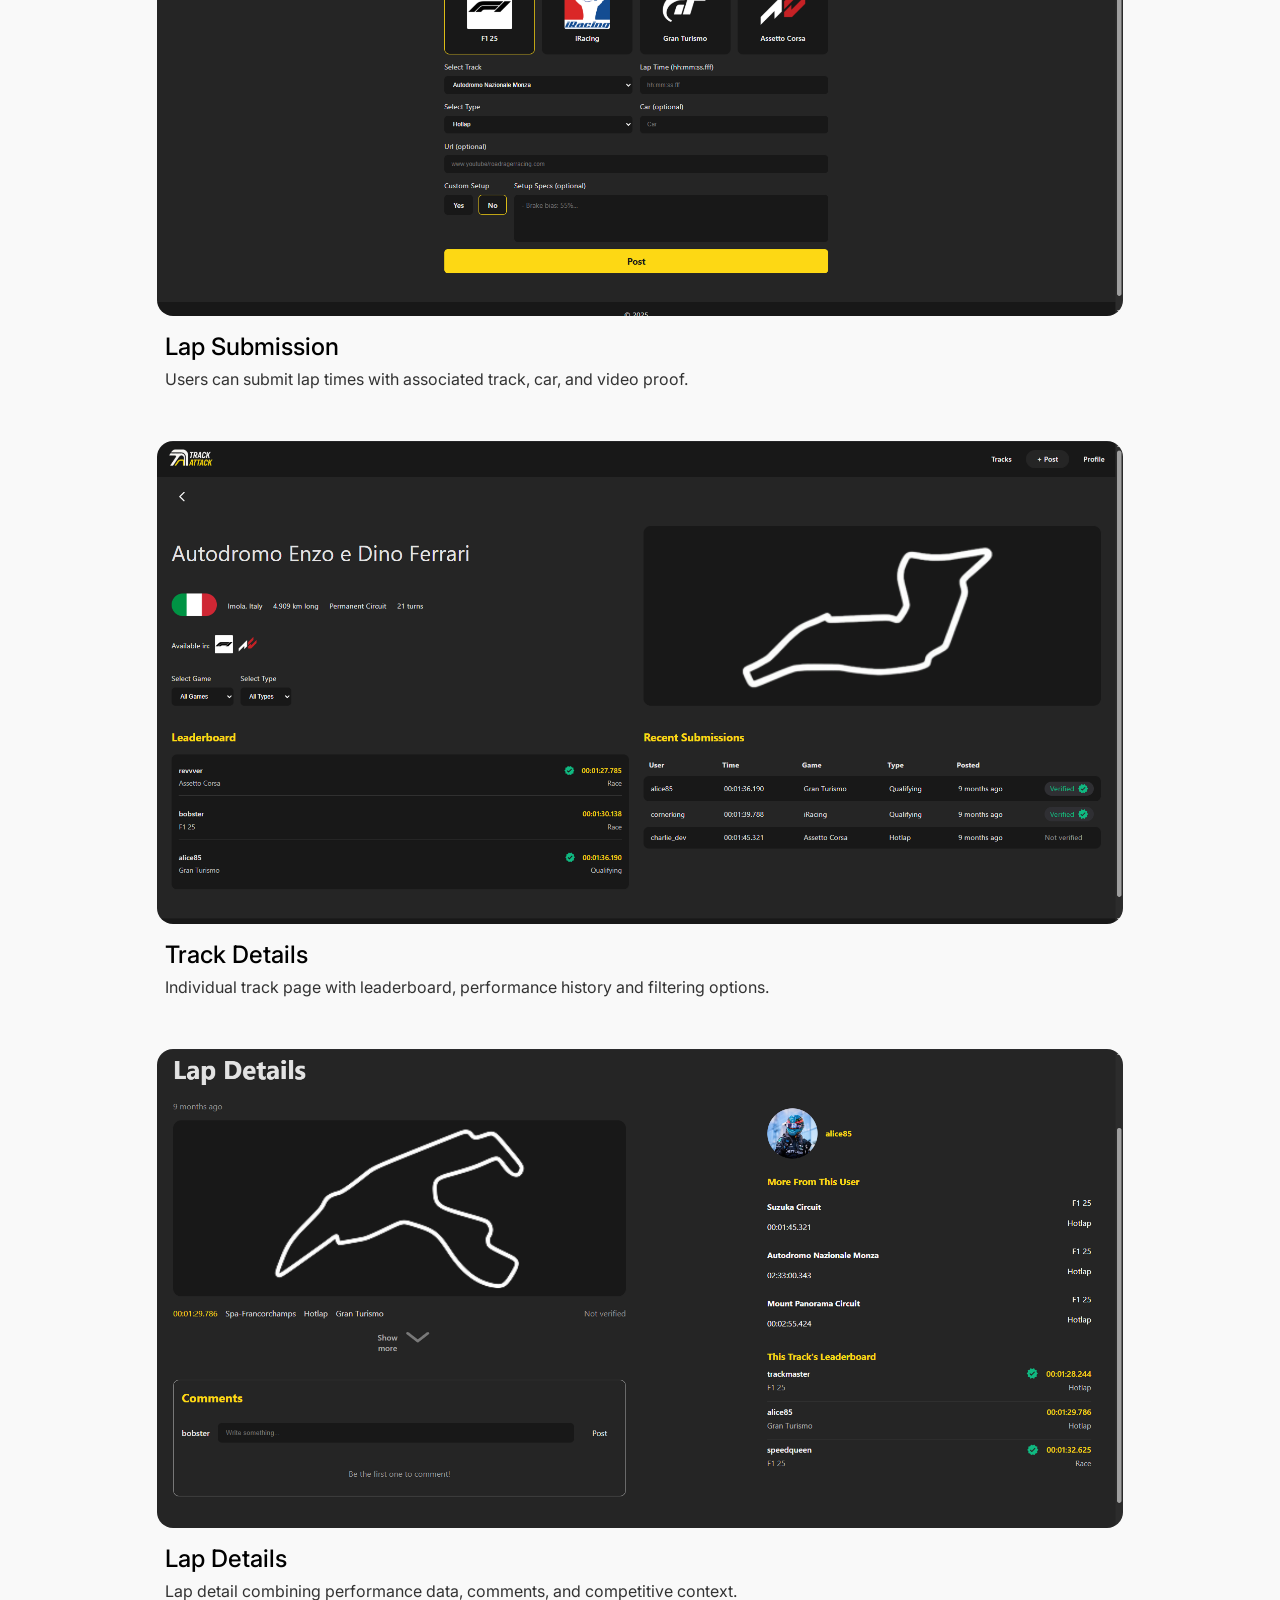
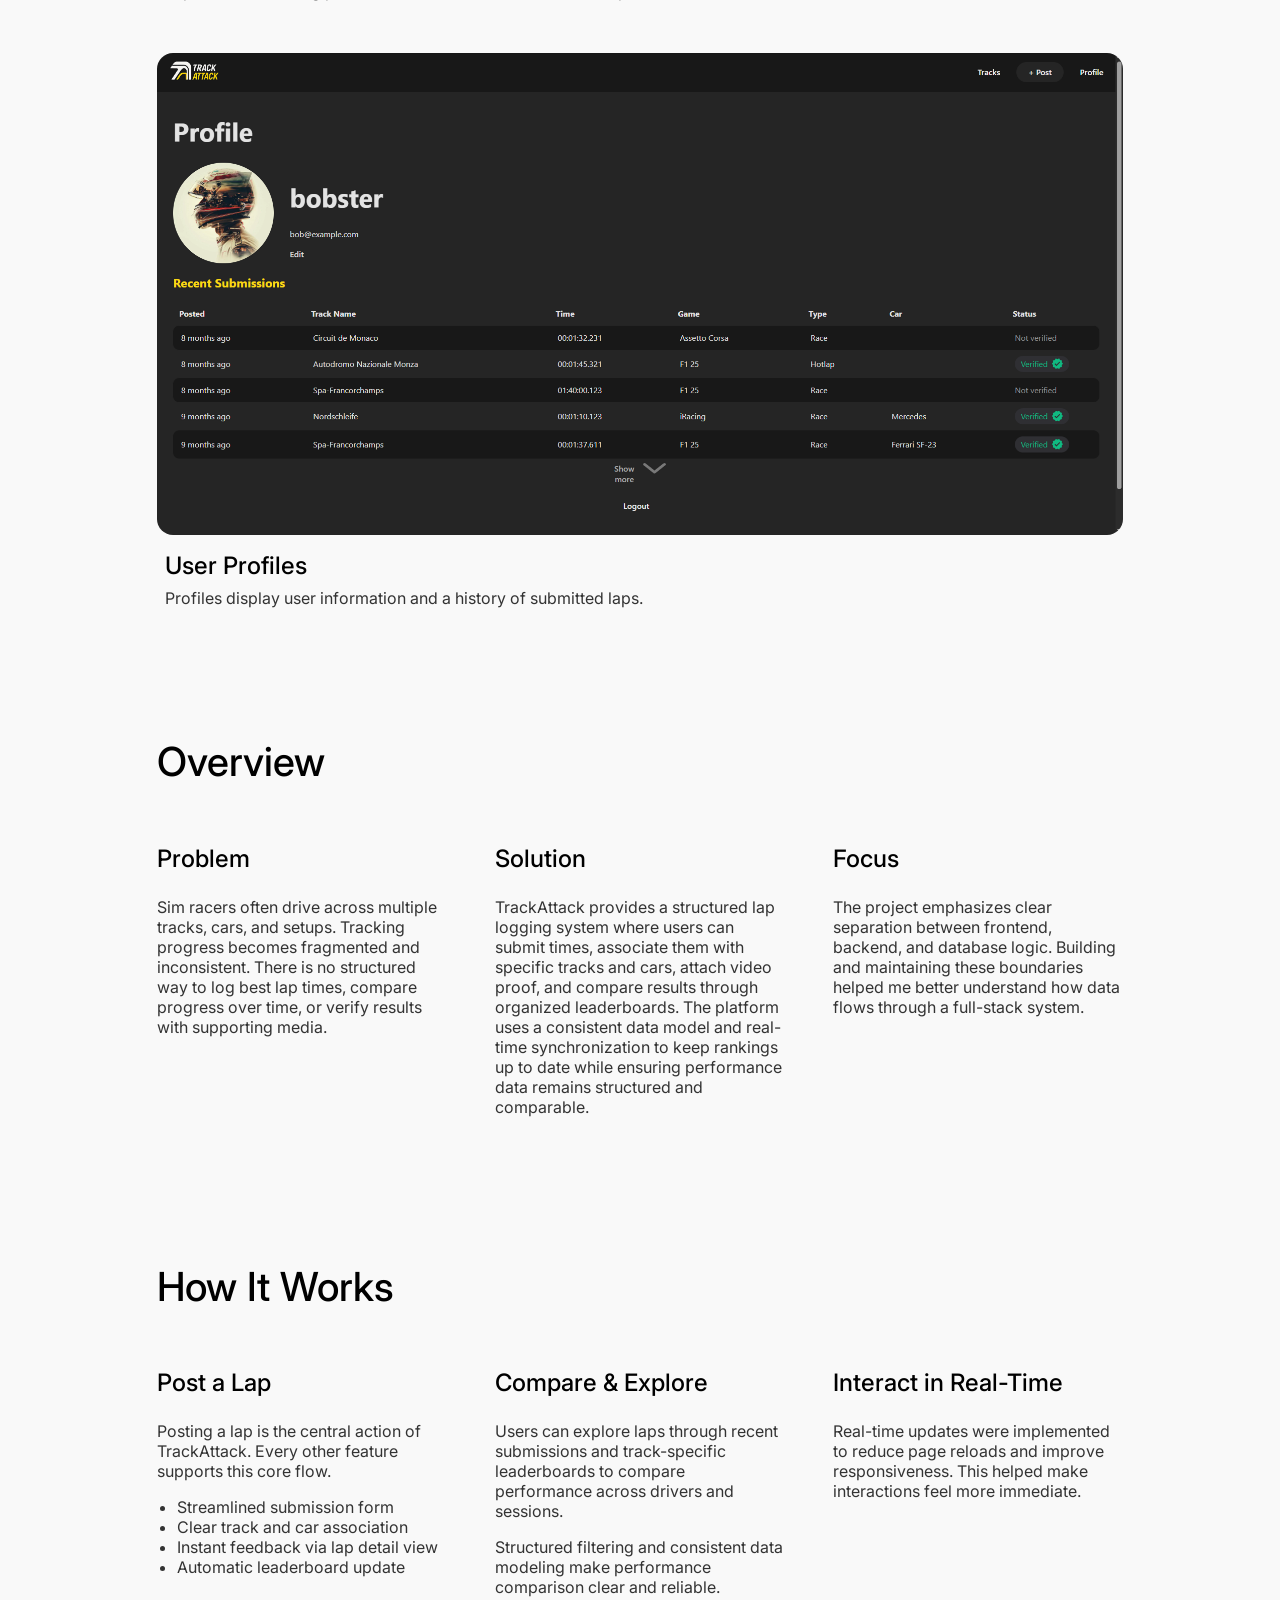
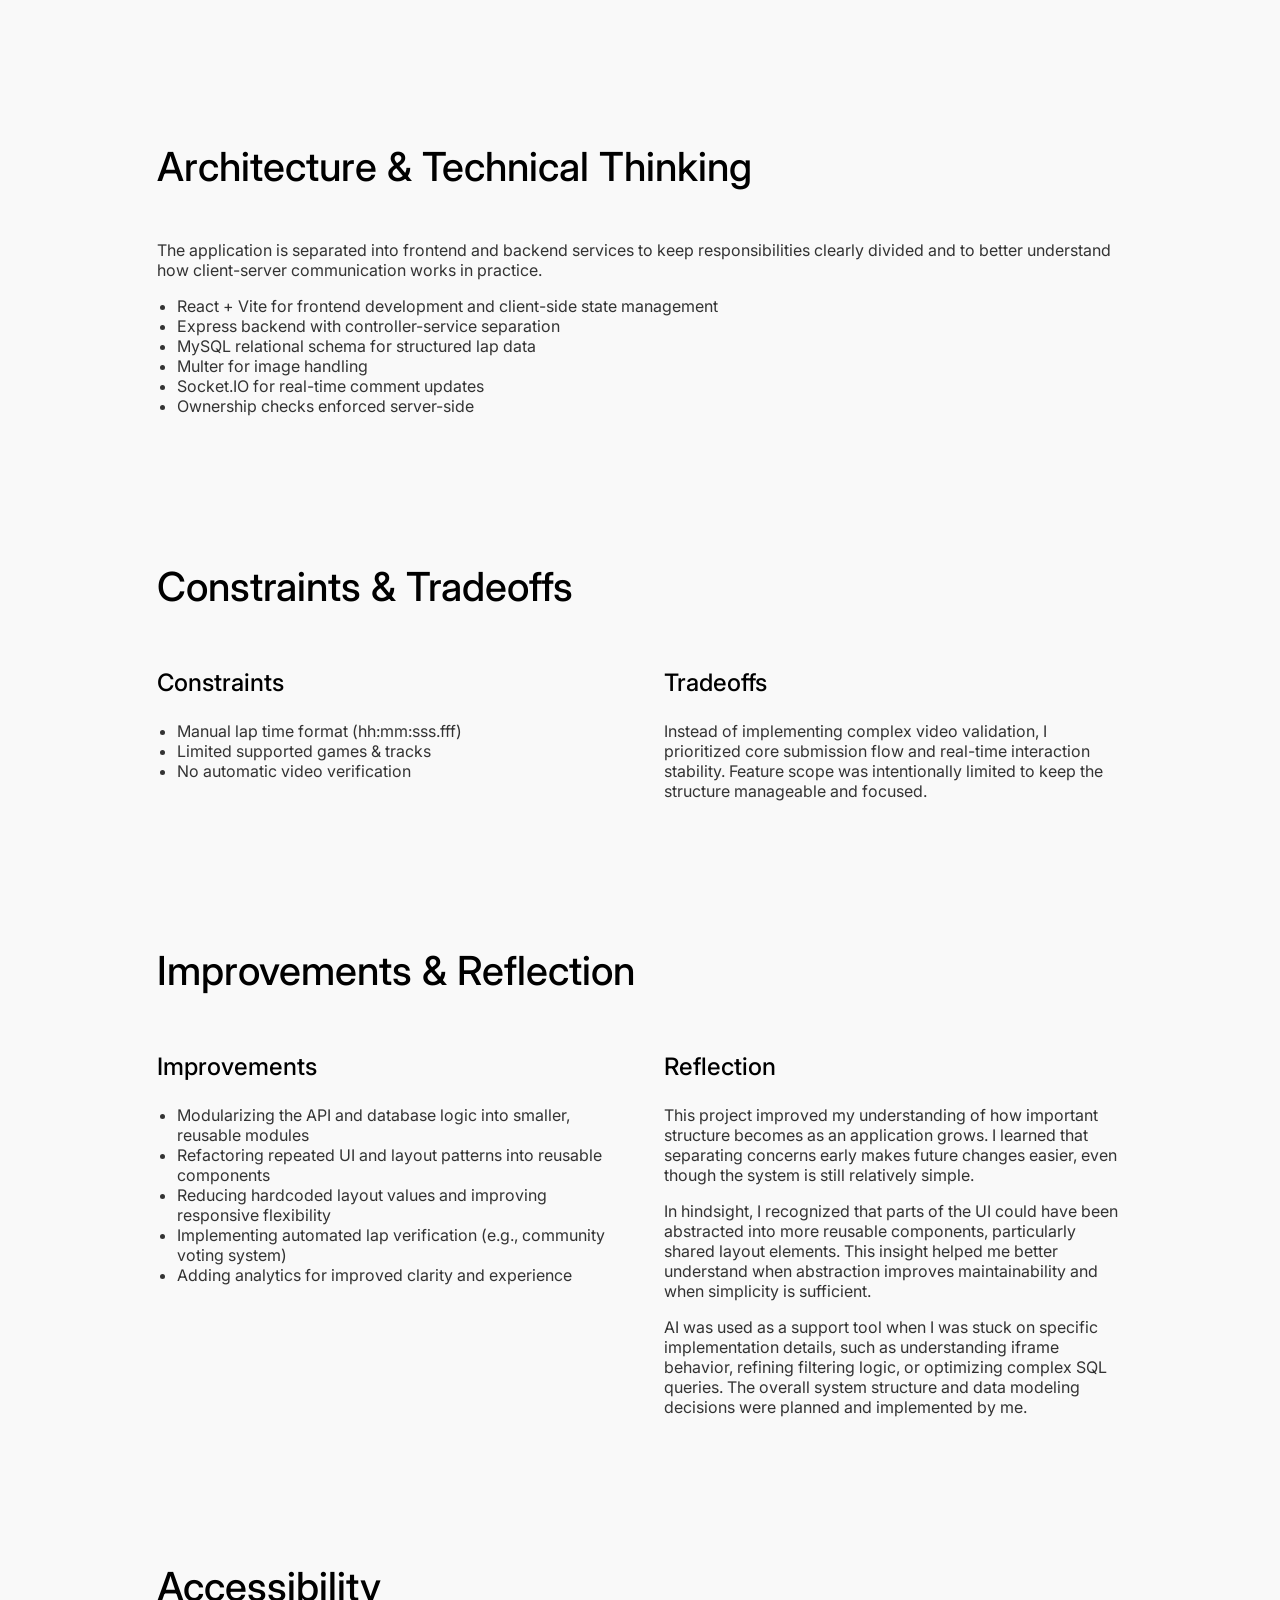
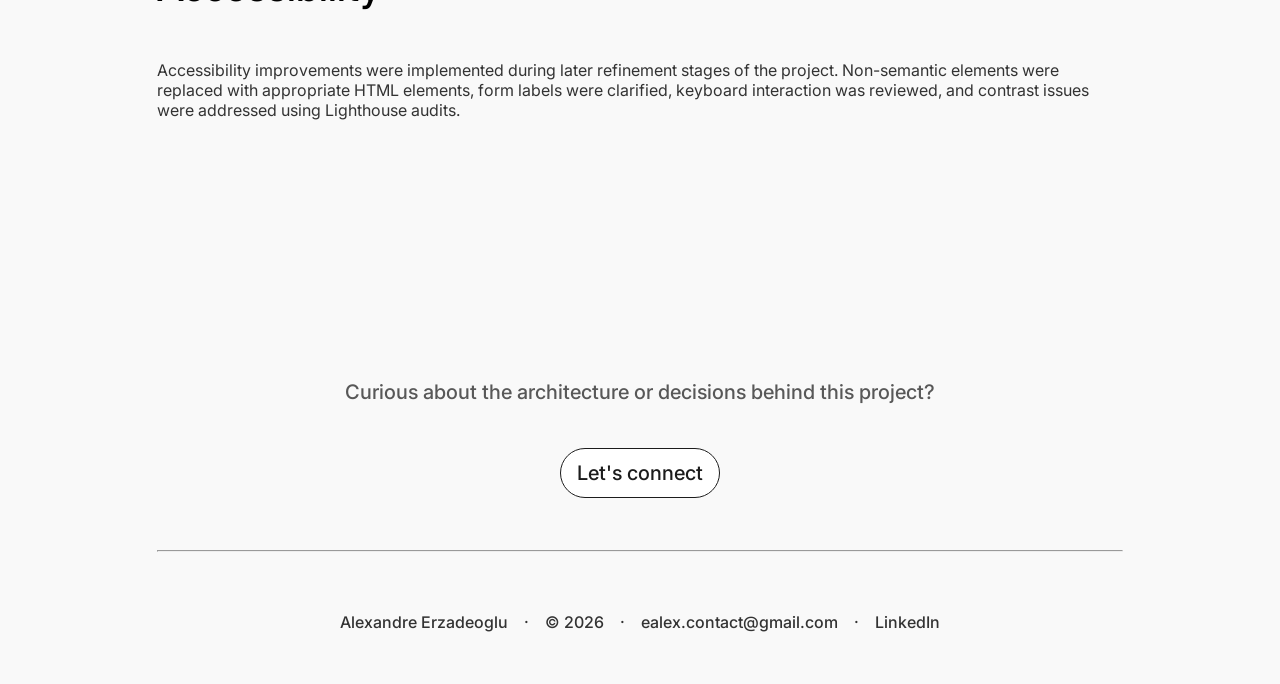
<file: pages/trackattack.html>
<!DOCTYPE html>
<html lang="en">

<head>
    <meta charset="UTF-8">
    <meta name="viewport" content="width=device-width, initial-scale=1.0">
    <title>TrackAttack · Case Study</title>
    <link rel="stylesheet" href="/style.css">

    <link rel="preconnect" href="https://fonts.googleapis.com">
    <link rel="preconnect" href="https://fonts.gstatic.com" crossorigin>
    <link href="https://fonts.googleapis.com/css2?family=Inter:opsz,wght@14..32,100..900&display=swap" rel="stylesheet">
</head>

<body>
    <header>
        <div class="container">
            <nav>
                <ul class="nav-list">
                    <li><a href="/index.html">About</a></li>
                    <li><a href="/pages/projects.html">Projects</a></li>
                </ul>
            </nav>
        </div>
    </header>

    <main class="project-case-study">
        <section class="hero">
            <div class="container">
                <a href="/pages/projects.html" onclick="history.back(); return false;">
                    <img src="/assets/icons/arrow-left.svg" alt="Back">
                </a>
            </div>

            <div class="container">
                <div class="project-hero">
                    <h1>TrackAttack</h1>
                    <div class="project-devtags">
                        <span>Solo developer</span>
                        <span>·</span>
                        <span>2025</span>
                    </div>
                    <div class="project-tags">
                        <span>Full-stack Web App</span>
                        <span>React</span>
                        <span>Node.js</span>
                        <span>Express</span>
                        <span>MySQL</span>
                        <span>Socket.IO</span>
                    </div>
                    <p class="project-intro">TrackAttack is a full-stack web platform that allows sim racers to log lap times, attach video proof and compare performance across tracks and drivers. The project focuses on structured data modeling, real-time interaction, and clear separation between frontend and backend responsibilities.</p>

                    <div class="hero-cta">
                        <a href="https://github.com/byealex/trackattack" class="btn-primary">View on GitHub</a>
                    </div>
                </div>
            </div>
        </section>

        <section>
            <div class="container project-gallery">
                <div class="feature-display">
                    <img src="/assets/images/trackattack/home.png" alt="TrackAttack homepage showing recent lap submissions and navigation">
                    <div class="feature-caption">
                        <h3>Homepage</h3>
                        <p>Homepage highlighting featured content and structured submission table.</p>
                    </div>
                </div>

                <div>
                    <h2>Core Features</h2>
                    <div class="gallery-grid">
                        <div class="feature-display">
                            <img src="/assets/images/trackattack/lap-form.png" alt="TrackAttack lap submission form with fields for track, car, lap time, and video proof">
                            <div class="feature-caption">
                                <h3>Lap Submission</h3>
                                <p>Users can submit lap times with associated track, car, and video proof.</p>
                            </div>
                        </div>
                        
                        <div class="feature-display">
                            <img src="/assets/images/trackattack/track-details.png" alt="TrackAttack track leaderboard showing ranked lap times with associated cars and drivers">
                            <div class="feature-caption">
                                <h3>Track Details</h3>
                                <p>Individual track page with leaderboard, performance history and filtering options.</p>
                            </div>
                        </div>
                    
                        <div class="feature-display">
                            <img src="/assets/images/trackattack/lap-details.png" alt="TrackAttack lap detail view showing lap time, track, car, driver, and comments section">
                            <div class="feature-caption">
                                <h3>Lap Details</h3>
                                <p>Lap detail combining performance data, comments, and competitive context.</p>
                            </div>
                        </div>
                        
                        <div class="feature-display">
                            <img src="/assets/images/trackattack/profile.png" alt="TrackAttack profile page showing user information and list of submitted laps with associated tracks and cars">
                            <div class="feature-caption">
                                <h3>User Profiles</h3>
                                <p>Profiles display user information and a history of submitted laps.</p>
                            </div>
                        </div>
                    </div>
                </div>
            </div>
        </section>

        <section class="overview">
            <div class="container">
                <h2>Overview</h2>
                
                <div class="section-content">
                    <section>
                        <h3>Problem</h3>
                        <p>Sim racers often drive across multiple tracks, cars, and setups. Tracking progress becomes fragmented and inconsistent. There is no structured way to log best lap times, compare progress over time, or verify results with supporting media.</p>
                    </section>
    
                    <section>
                        <h3>Solution</h3>
                        <p>TrackAttack provides a structured lap logging system where users can submit times, associate them with specific tracks and cars, attach video proof, and compare results through organized leaderboards. The platform uses a consistent data model and real-time synchronization to keep rankings up to date while ensuring performance data remains structured and comparable.</p>
                    </section>
    
                    <section>
                        <h3>Focus</h3>
                        <p>The project emphasizes clear separation between frontend, backend, and database logic. Building and maintaining these boundaries helped me better understand how data flows through a full-stack system.</p>
                    </section>
                </div>
            </div>
        </section>
        
        <section class="how-it-works">
            <div class="container">
                <h2>How It Works</h2>
                
                <div class="section-content">
                    <section>
                        <h3>Post a Lap</h3>
                        <p>Posting a lap is the central action of TrackAttack. Every other feature supports this core flow.</p>
                        <ul>
                            <li>Streamlined submission form</li>
                            <li>Clear track and car association</li>
                            <li>Instant feedback via lap detail view</li>
                            <li>Automatic leaderboard update</li>
                        </ul>
                    </section>
    
                    <section>
                        <h3>Compare & Explore</h3>
                        <p>Users can explore laps through recent submissions and track-specific leaderboards to compare performance across drivers and sessions.</p>
                        <p>Structured filtering and consistent data modeling make performance comparison clear and reliable.</p>
                    </section>
    
                    <section>
                        <h3>Interact in Real-Time</h3>
                        <p>Real-time updates were implemented to reduce page reloads and improve responsiveness. This helped make interactions feel more immediate.</p>
                    </section>
                </div>
            </div>
        </section>

        <section class="architecture">
            <div class="container">
                <h2>Architecture & Technical Thinking</h2>
                
                <div class="section-content">
                    <section>
                        <p>The application is separated into frontend and backend services to keep responsibilities clearly divided and to better understand how client-server communication works in practice.</p>
                        <ul>
                            <li>React + Vite for frontend development and client-side state management</li>
                            <li>Express backend with controller-service separation</li>
                            <li>MySQL relational schema for structured lap data</li>
                            <li>Multer for image handling</li>
                            <li>Socket.IO for real-time comment updates</li>
                            <li>Ownership checks enforced server-side</li>
                        </ul>
                    </section>
                </div>
            </div>
        </section>

        <section class="constraints-tradeoffs">
            <div class="container">
                <h2>Constraints & Tradeoffs</h2>
                
                <div class="section-content">
                    <section>
                        <h3>Constraints</h3>
                        <ul>
                            <li>Manual lap time format (hh:mm:sss.fff)</li>
                            <li>Limited supported games & tracks</li>
                            <li>No automatic video verification</li>
                        </ul>
                    </section>
    
                    <section>
                        <h3>Tradeoffs</h3>
                        <p>Instead of implementing complex video validation, I prioritized core submission flow and real-time interaction stability. Feature scope was intentionally limited to keep the structure manageable and focused.</p>
                    </section>
                </div>
            </div>
        </section>

        <section class="improvements-reflection">
            <div class="container">
                <h2>Improvements & Reflection</h2>
                
                <div class="section-content">
                    <section>
                        <h3>Improvements</h3>
                        <ul>
                            <li>Modularizing the API and database logic into smaller, reusable modules</li>
                            <li>Refactoring repeated UI and layout patterns into reusable components</li>
                            <li>Reducing hardcoded layout values and improving responsive flexibility</li>
                            <li>Implementing automated lap verification (e.g., community voting system)</li>
                            <li>Adding analytics for improved clarity and experience</li>
                        </ul>
                    </section>
    
                    <section>
                        <h3>Reflection</h3>
                        <p>This project improved my understanding of how important structure becomes as an application grows. I learned that separating concerns early makes future changes easier, even though the system is still relatively simple.</p>
                        <p>In hindsight, I recognized that parts of the UI could have been abstracted into more reusable components, particularly shared layout elements. This insight helped me better understand when abstraction improves maintainability and when simplicity is sufficient.</p>
                        <p>AI was used as a support tool when I was stuck on specific implementation details, such as understanding iframe behavior, refining filtering logic, or optimizing complex SQL queries. The overall system structure and data modeling decisions were planned and implemented by me.</p>
                    </section>
                </div>
            </div>
        </section>

        <section class="accessibility">
            <div class="container">
                <h2>Accessibility</h2>
                
                <div class="section-content">
                    <section>
                        <p>Accessibility improvements were implemented during later refinement stages of the project. Non-semantic elements were replaced with appropriate HTML elements, form labels were clarified, keyboard interaction was reviewed, and contrast issues were addressed using Lighthouse audits.</p>
                    </section>
                </div>
            </div>
        </section>

        <section class="contact">
            <div class="container">
                <div class="project-contact">
                    <p class="closing-cta">Curious about the architecture or decisions behind this project?</p>
                    
                    <a class="btn-secondary" href="mailto:ealex.contact@gmail.com">Let's connect</a>
                </div>
            </div>
        </section>
    </main>

    <footer>
        <div class="container">    
            <hr>
            <address class="footer-contact">
                <span>Alexandre Erzadeoglu</span>
                <span>&copy; 2026</span>
                <a href="mailto:ealex.contact@gmail.com">ealex.contact@gmail.com</a>
                <a href="#">LinkedIn</a>
            </address>
        </div>
    </footer>
</body>

</html>
</file>
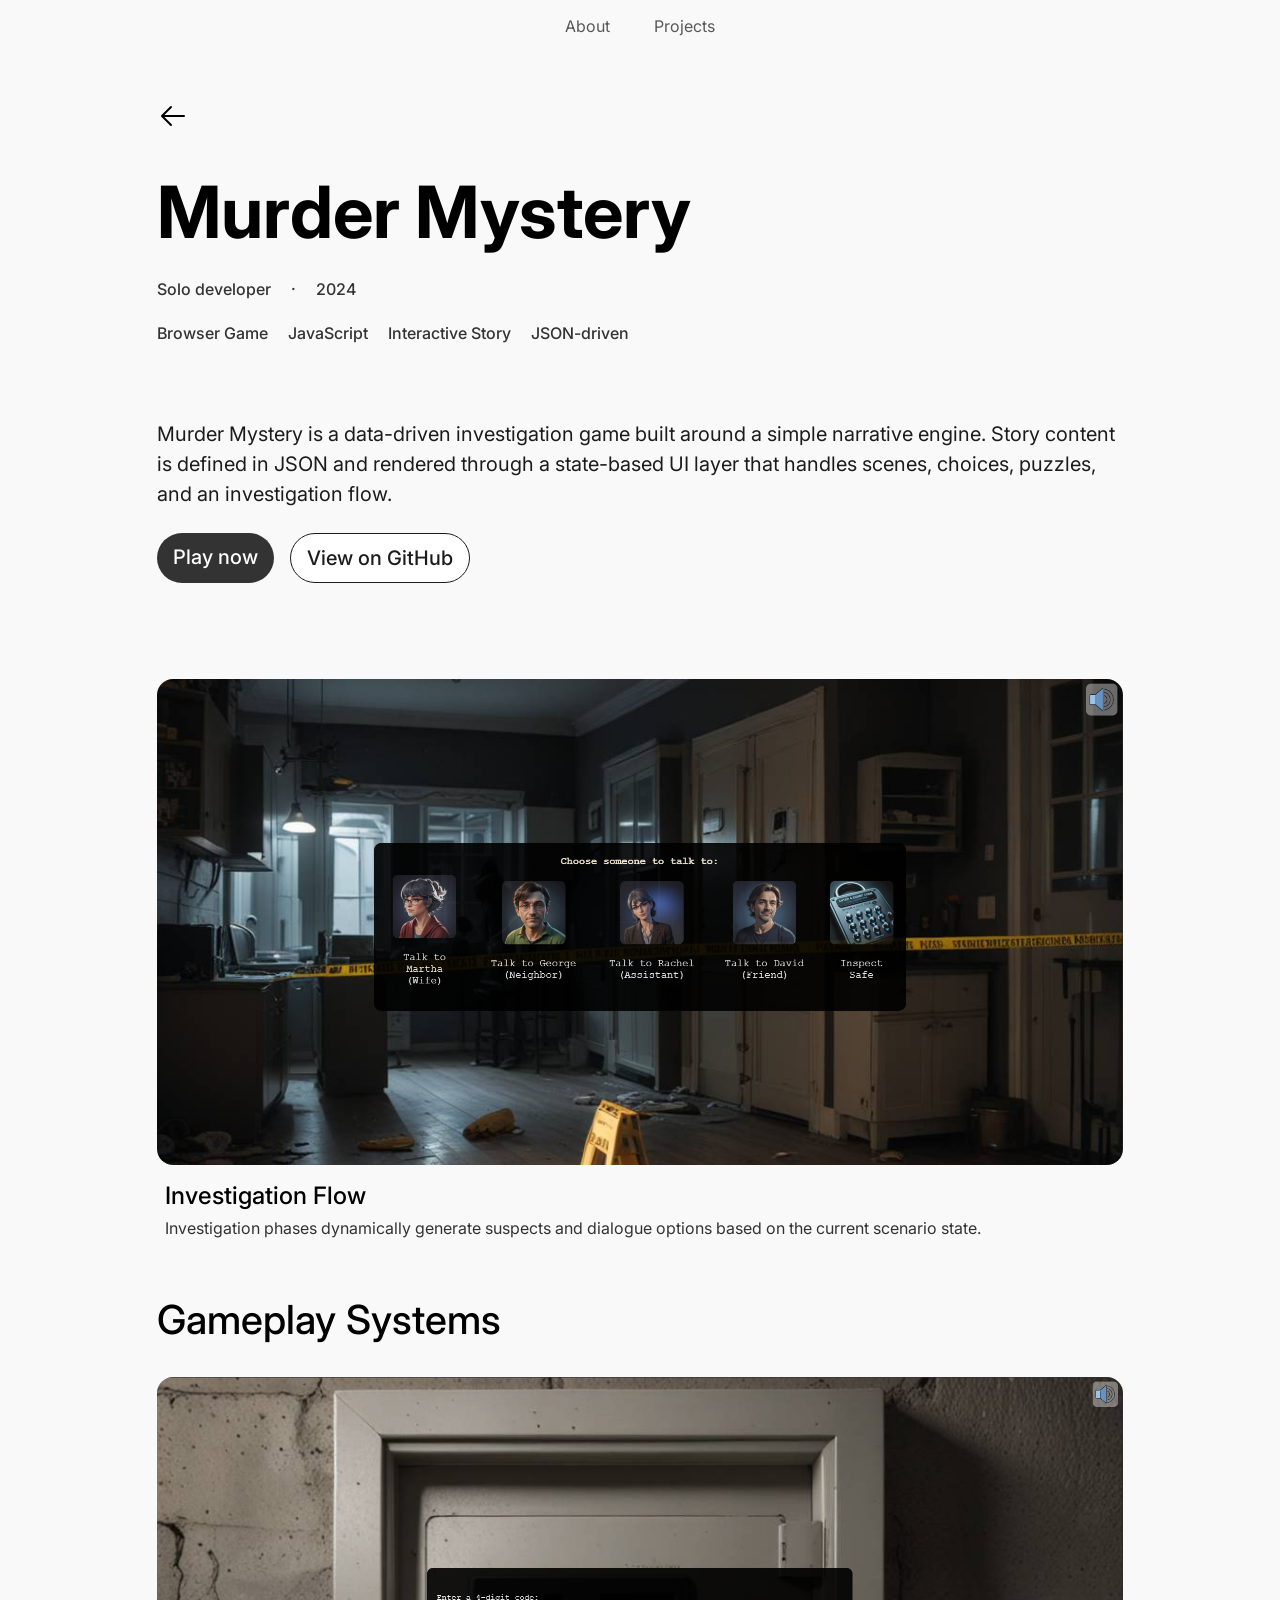
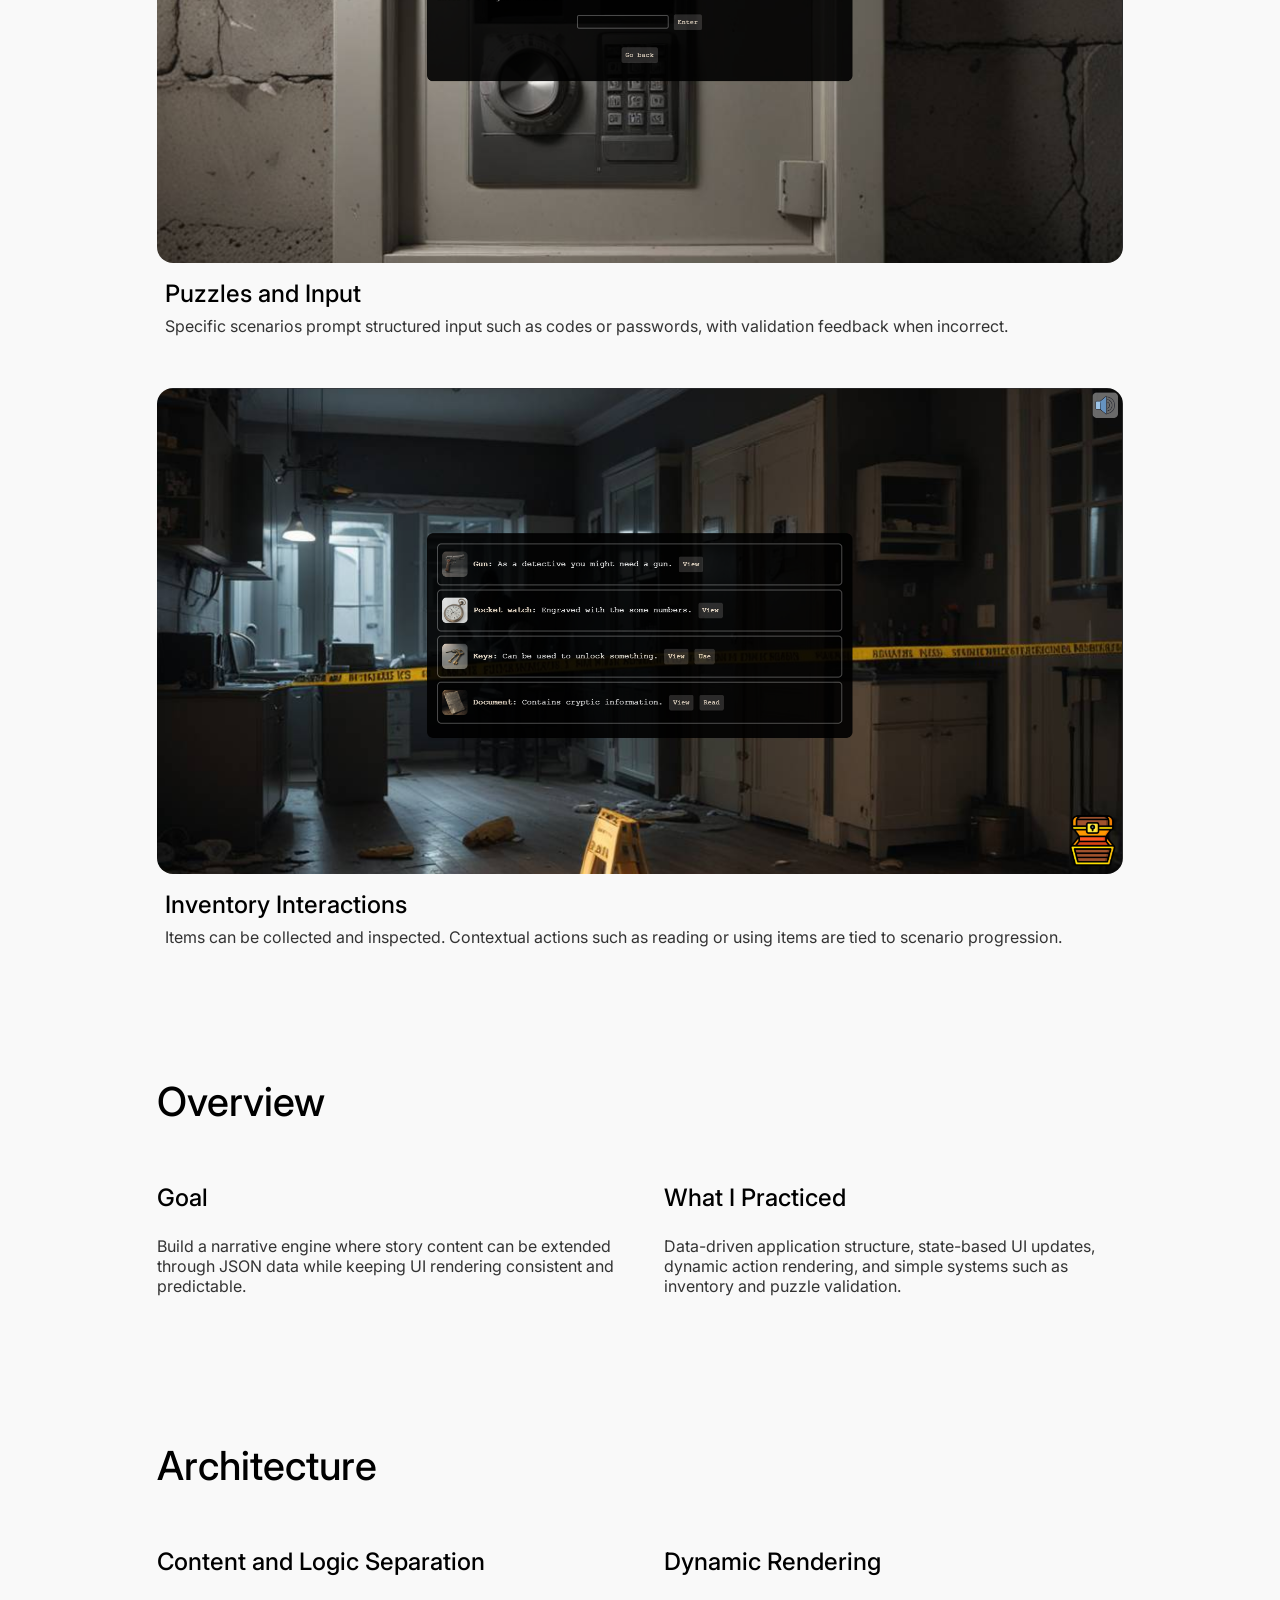
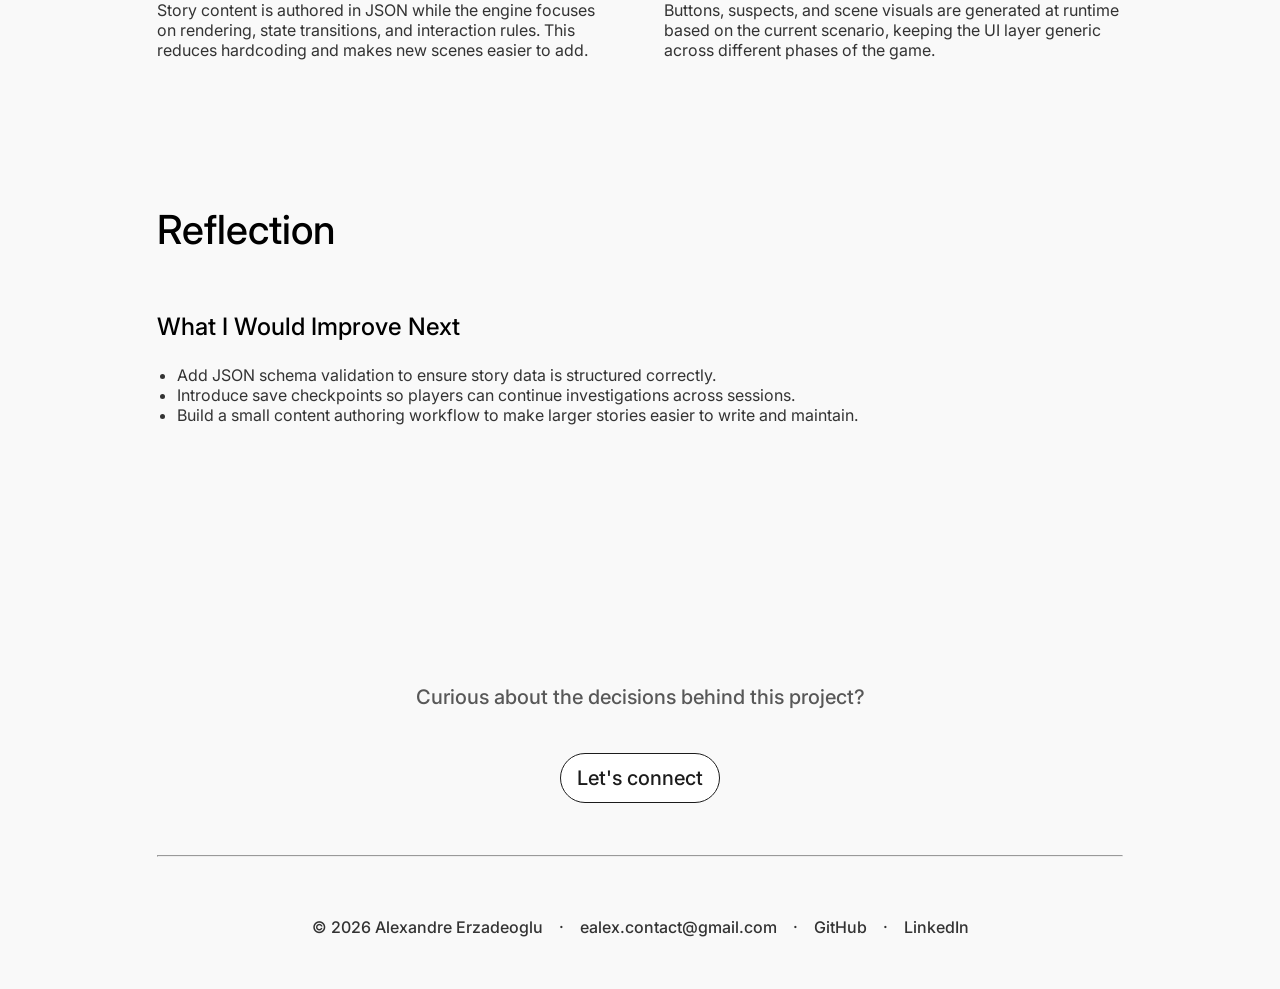
<file: projects/murder-mystery.html>
<!DOCTYPE html>
<html lang="en">

<head>
    <meta charset="UTF-8">
    <meta name="viewport" content="width=device-width, initial-scale=1.0">
    <title>Murder Mystery · Case Study</title>
    <link rel="stylesheet" href="/style.css">

    <link rel="preconnect" href="https://fonts.googleapis.com">
    <link rel="preconnect" href="https://fonts.gstatic.com" crossorigin>
    <link href="https://fonts.googleapis.com/css2?family=Inter:opsz,wght@14..32,100..900&display=swap" rel="stylesheet">
</head>

<body>
    <header>
        <div class="container">
            <nav>
                <ul class="nav-list">
                    <li><a href="/">About</a></li>
                    <li><a href="/projects/">Projects</a></li>
                </ul>
            </nav>
        </div>
    </header>

    <main class="project-case-study">
        <!-- HERO -->
        <section class="hero">
             <!-- BACK LINK -->
            <div class="container">
                <a href="/projects/">
                    <img src="/assets/icons/arrow-left.svg" alt="Back">
                </a>
            </div>
            
            <!-- PROJECT HERO -->
            <div class="container">
                <div class="project-hero">
                    <h1>Murder Mystery</h1>

                    <div class="project-devtags">
                        <span>Solo developer</span>
                        <span>·</span>
                        <span>2024</span>
                    </div>

                    <div class="project-tags">
                        <span>Browser Game</span>
                        <span>JavaScript</span>
                        <span>Interactive Story</span>
                        <span>JSON-driven</span>
                    </div>

                    <p class="project-intro">
                        Murder Mystery is a data-driven investigation game built around a simple narrative engine. Story content is defined in JSON and rendered through a state-based UI layer that handles scenes, choices, puzzles, and an investigation flow.
                    </p>

                    <div class="hero-cta">
                        <a href="https://byealex.github.io/murder-mystery" class="btn-primary">Play now</a>
                        <a href="https://github.com/byealex/murder-mystery" class="btn-secondary">View on GitHub</a>
                    </div>
                </div>
            </div>
        </section>

        <!-- VISUAL HIGHLIGHT -->
        <div class="container project-gallery">
            <div class="feature-display">
                <img src="/assets/images/murder-mystery/investigation.png" alt="Investigation suspects grid">
                <div class="feature-caption">
                    <p class="feature-title">Investigation Flow</p>
                    <p>
                        Investigation phases dynamically generate suspects and dialogue options based on the current scenario state.
                    </p>
                </div>
            </div>
            <div>
                <h2 class="section-title">Gameplay Systems</h2>
                <div class="gallery-grid">
                    <div class="feature-display">
                        <img src="/assets/images/murder-mystery/puzzle.png" alt="Puzzle input screen">
                        <div class="feature-caption">
                            <p class="feature-title">Puzzles and Input</p>
                            <p>
                                Specific scenarios prompt structured input such as codes or passwords, with validation feedback when incorrect.
                            </p>
                        </div>
                    </div>

                    <div class="feature-display">
                        <img src="/assets/images/murder-mystery/inventory.png" alt="Inventory UI with items">
                        <div class="feature-caption">
                            <p class="feature-title">Inventory Interactions</p>
                            <p>
                                Items can be collected and inspected. Contextual actions such as reading or using items are tied to scenario progression.
                            </p>
                        </div>
                    </div>
                </div>
            </div>
        </div>

        <!-- OVERVIEW -->
        <section class="overview">
            <div class="container">
                <h2>Overview</h2>

                <div class="section-content">
                    <section>
                        <h3>Goal</h3>
                        <p>
                            Build a narrative engine where story content can be extended through JSON data while keeping UI rendering consistent and predictable.
                        </p>
                    </section>

                    <section>
                        <h3>What I Practiced</h3>
                        <p>
                            Data-driven application structure, state-based UI updates, dynamic action rendering, and simple systems such as inventory and puzzle validation.
                        </p>
                    </section>
                </div>
            </div>
        </section>

        <!-- ARCHITECTURE -->
        <section class="architecture">
            <div class="container">
                <h2>Architecture</h2>

                <div class="section-content">
                    <section>
                        <h3>Content and Logic Separation</h3>
                        <p>
                            Story content is authored in JSON while the engine focuses on rendering, state transitions, and interaction rules. This reduces hardcoding and makes new scenes easier to add.
                        </p>
                    </section>

                    <section>
                        <h3>Dynamic Rendering</h3>
                        <p>
                            Buttons, suspects, and scene visuals are generated at runtime based on the current scenario, keeping the UI layer generic across different phases of the game.
                        </p>
                    </section>
                </div>
            </div>
        </section>

        <!-- REFLECTION -->
        <section class="improvements-reflection">
            <div class="container">
                <h2>Reflection</h2>

                <div class="section-content">
                    <section>
                        <h3>What I Would Improve Next</h3>
                        <ul>
                            <li>Add JSON schema validation to ensure story data is structured correctly.</li>
                            <li>Introduce save checkpoints so players can continue investigations across sessions.</li>
                            <li>Build a small content authoring workflow to make larger stories easier to write and maintain.</li>
                        </ul>
                    </section>
                </div>
            </div>
        </section>

        <!-- CONTACT -->
        <div class="contact">
            <div class="container">
                <div class="project-contact">
                    <p class="closing-cta">Curious about the decisions behind this project?</p>

                    <a class="btn-secondary" href="mailto:ealex.contact@gmail.com">Let's connect</a>
                </div>
            </div>
        </div>
    </main>

    <footer>
        <div class="container">
            <hr>
            <address class="footer-contact">
                <span>&copy; 2026 Alexandre Erzadeoglu</span>
                <a href="mailto:ealex.contact@gmail.com">ealex.contact@gmail.com</a>
                <a href="https://github.com/byealex">GitHub</a>
                <a href="https://www.linkedin.com/in/alexandre-erzadeoglu">LinkedIn</a>
            </address>
        </div>
    </footer>
</body>

</html>
</file>
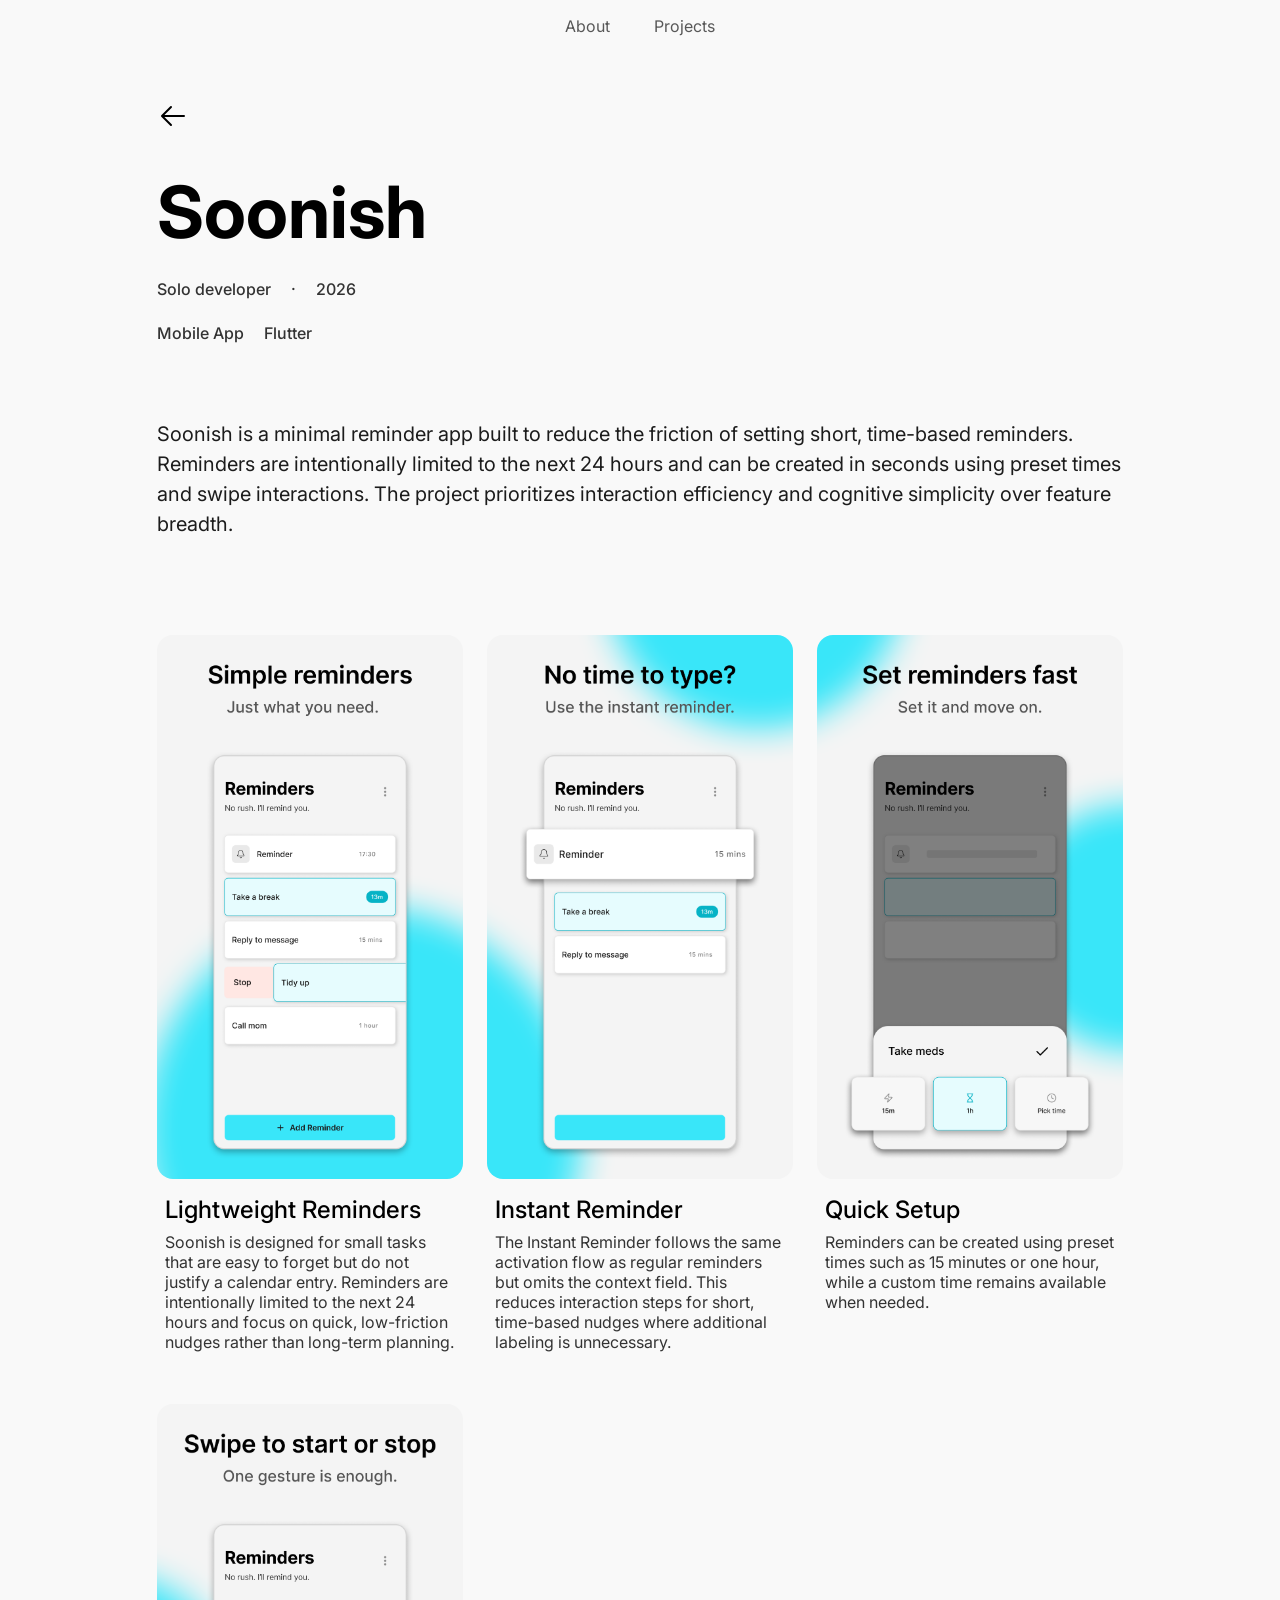
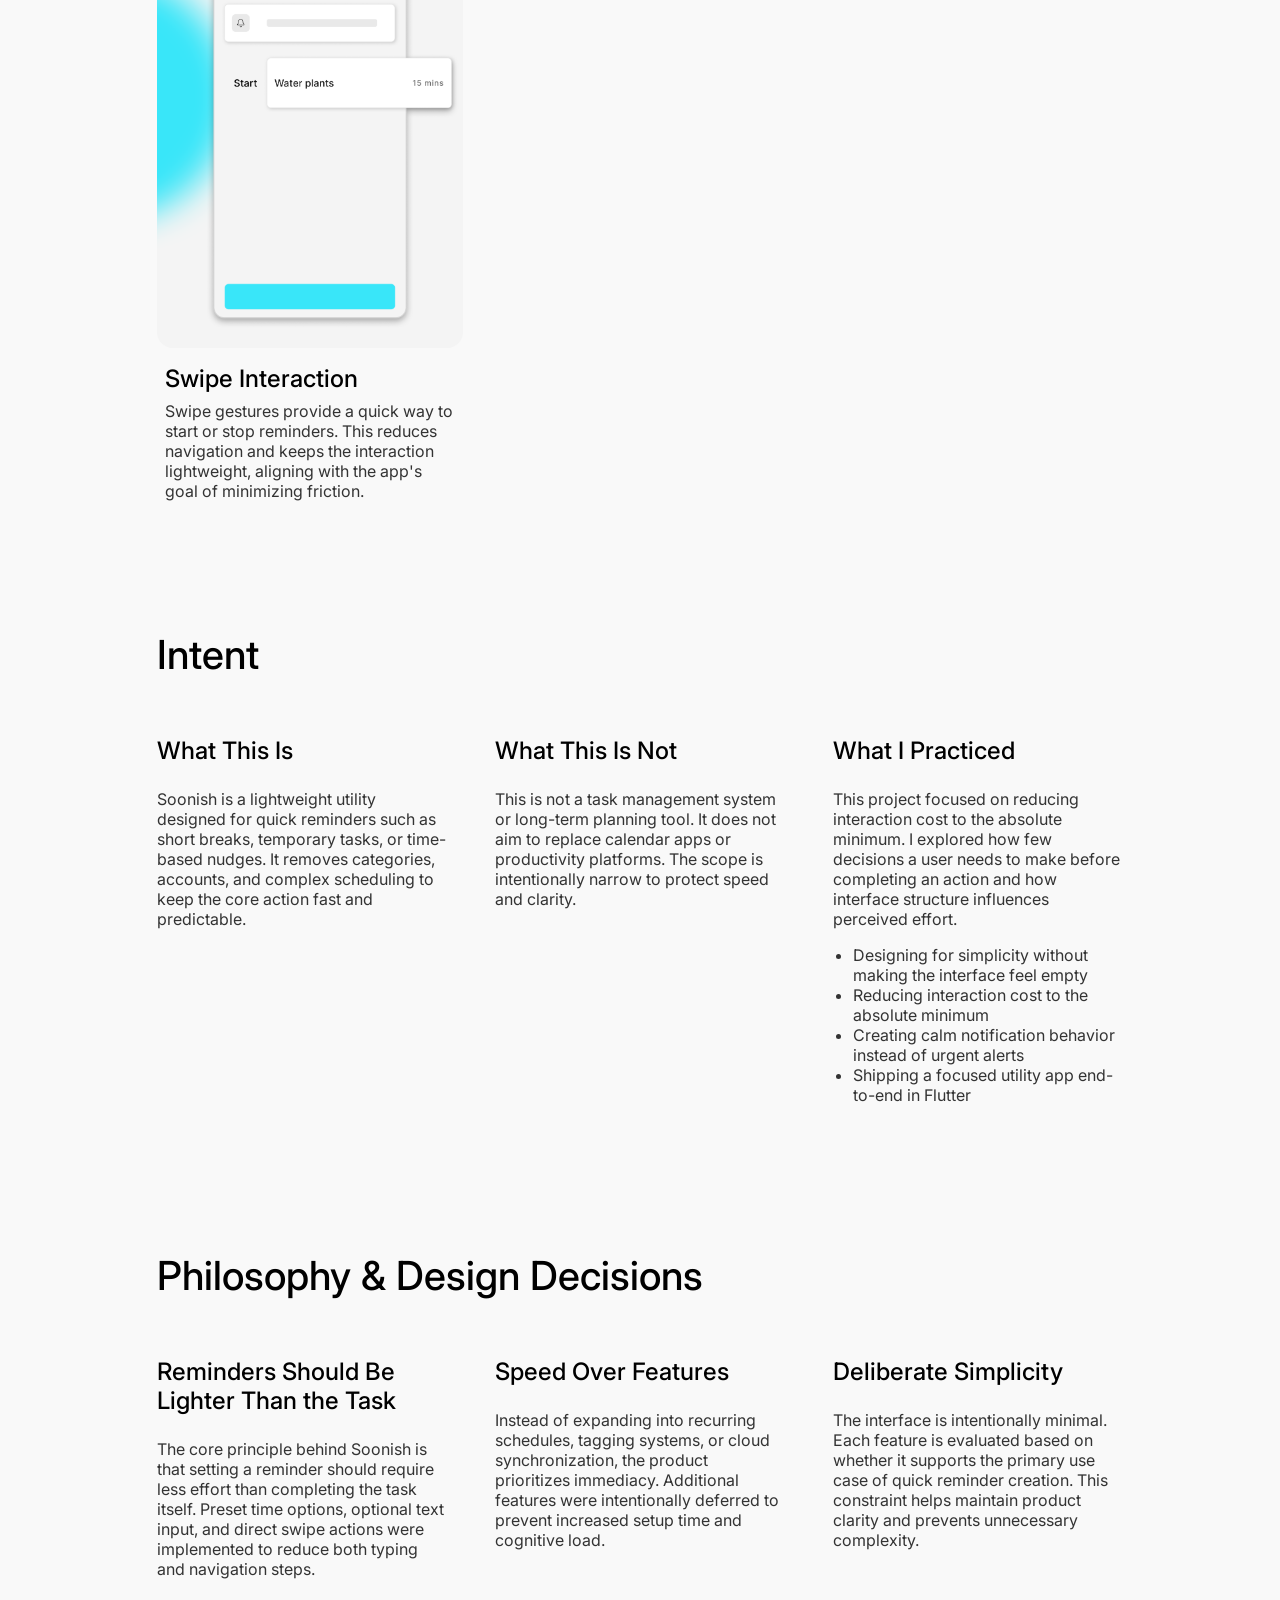
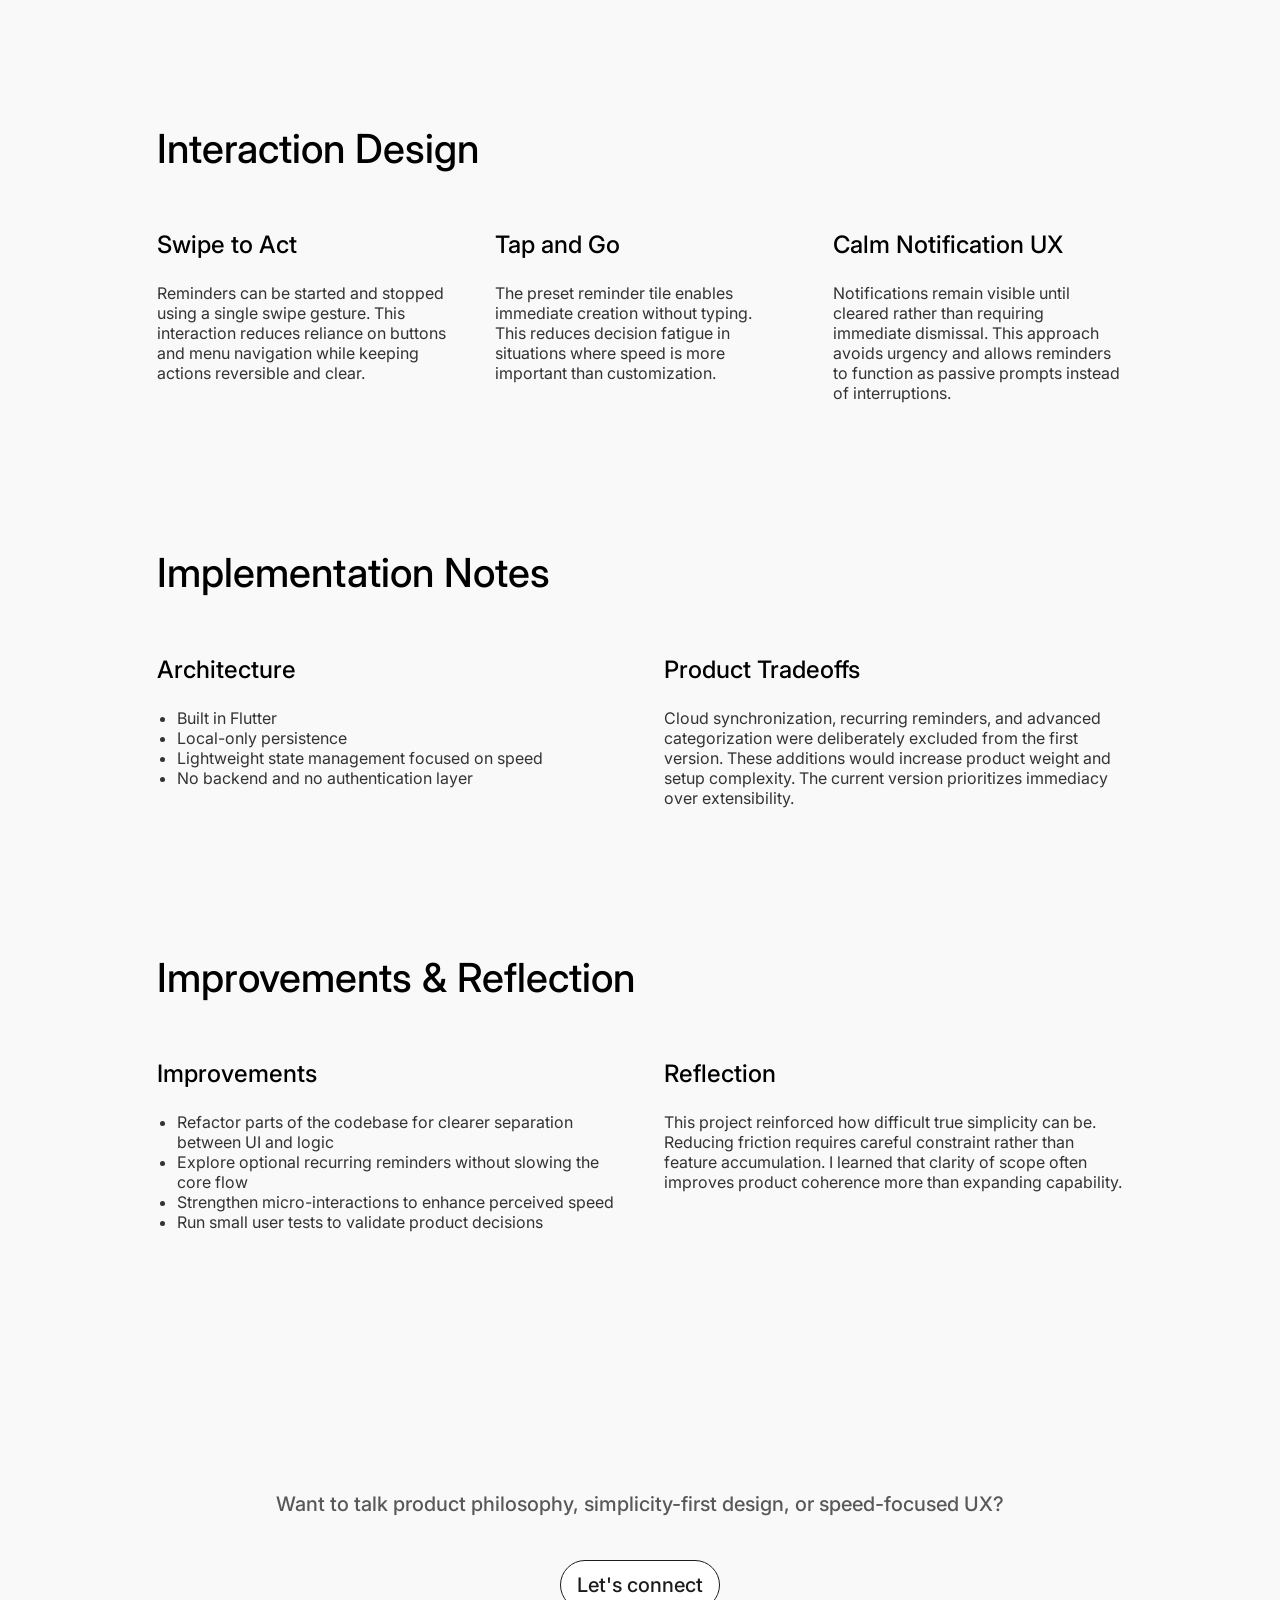
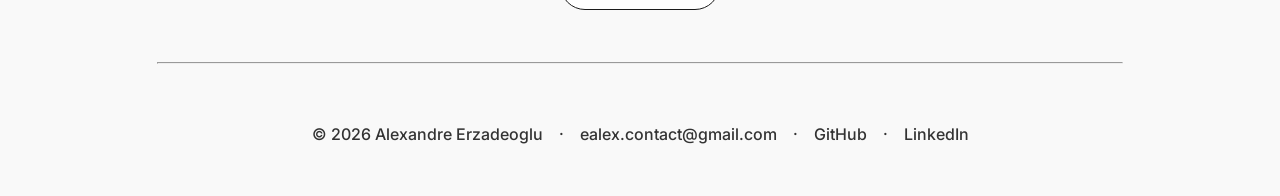
<file: projects/soonish.html>
<!DOCTYPE html>
<html lang="en">

<head>
    <meta charset="UTF-8">
    <meta name="viewport" content="width=device-width, initial-scale=1.0">
    <title>Soonish · Case Study</title>
    <link rel="stylesheet" href="/style.css">

    <link rel="preconnect" href="https://fonts.googleapis.com">
    <link rel="preconnect" href="https://fonts.gstatic.com" crossorigin>
    <link href="https://fonts.googleapis.com/css2?family=Inter:opsz,wght@14..32,100..900&display=swap" rel="stylesheet">
</head>

<body>
    <header>
        <div class="container">
            <nav>
                <ul class="nav-list">
                    <li><a href="/">About</a></li>
                    <li><a href="/projects/">Projects</a></li>
                </ul>
            </nav>
        </div>
    </header>

    <main class="project-case-study">
        <!-- HERO -->
        <section class="hero">
             <!-- BACK LINK -->
            <div class="container">
                <a href="/projects/">
                    <img src="/assets/icons/arrow-left.svg" alt="Back">
                </a>
            </div>
            
            <!-- PROJECT HERO -->
            <div class="container">
                <div class="project-hero">
                    <h1>Soonish</h1>

                    <div class="project-devtags">
                        <span>Solo developer</span>
                        <span>·</span>
                        <span>2026</span>
                    </div>

                    <div class="project-tags">
                        <span>Mobile App</span>
                        <span>Flutter</span>
                    </div>

                    <p class="project-intro">
                        Soonish is a minimal reminder app built to reduce the friction of setting short, time-based reminders. Reminders are intentionally limited to the next 24 hours and can be created in seconds using preset times and swipe interactions. The project prioritizes interaction efficiency and cognitive simplicity over feature breadth.
                    </p>
                </div>
            </div>
        </section>

        <!-- VISUAL HIGHLIGHT -->
        <div class="container project-gallery">
            <div>
                <div class="gallery-grid-mobile">
                    <div class="feature-display">
                        <img src="/assets/images/soonish/home.png" alt="Soonish home screen with quick reminder tiles and active reminders">
                        <div class="feature-caption">
                            <p class="feature-title">Lightweight Reminders</p>
                            <p>
                                Soonish is designed for small tasks that are easy to forget but do not justify a calendar entry. 
                                Reminders are intentionally limited to the next 24 hours and focus on quick, low-friction nudges rather than long-term planning.
                            </p>
                        </div>
                    </div>

                    <div class="feature-display">
                        <img src="/assets/images/soonish/instant-reminder.png" alt="Soonish instant reminder bell tile">
                        <div class="feature-caption">
                            <p class="feature-title">Instant Reminder</p>
                            <p>
                                The Instant Reminder follows the same activation flow as regular reminders but omits the context field. 
                                This reduces interaction steps for short, time-based nudges where additional labeling is unnecessary.
                            </p>
                        </div>
                    </div>

                    <div class="feature-display">
                        <img src="/assets/images/soonish/setup.png" alt="Soonish bottom sheet for choosing reminder time">
                        <div class="feature-caption">
                            <p class="feature-title">Quick Setup</p>
                            <p>
                                Reminders can be created using preset times such as 15 minutes or one hour,
                                while a custom time remains available when needed.
                            </p>
                        </div>
                    </div>

                    <div class="feature-display">
                        <img src="/assets/images/soonish/swipe.png" alt="Soonish swipe gesture to start a reminder">
                        <div class="feature-caption">
                            <p class="feature-title">Swipe Interaction</p>
                            <p>
                                Swipe gestures provide a quick way to start or stop reminders. 
                                This reduces navigation and keeps the interaction lightweight, aligning with the app's goal of minimizing friction.
                            </p>
                        </div>
                    </div>
                </div>
            </div>
        </div>

        <!-- OVERVIEW -->
        <section class="overview">
            <div class="container">
                <h2>Intent</h2>

                <div class="section-content">
                    <section>
                        <h3>What This Is</h3>
                        <p>
                            Soonish is a lightweight utility designed for quick reminders such as short breaks, temporary tasks, or time-based nudges. It removes categories, accounts, and complex scheduling to keep the core action fast and predictable.
                        </p>
                    </section>

                    <section>
                        <h3>What This Is Not</h3>
                        <p>
                            This is not a task management system or long-term planning tool. 
                            It does not aim to replace calendar apps or productivity platforms. 
                            The scope is intentionally narrow to protect speed and clarity.    
                        </p>
                    </section>

                    <section>
                        <h3>What I Practiced</h3>
                        <p>
                            This project focused on reducing interaction cost to the absolute minimum. I explored how few decisions a user needs to make before completing an action and how interface structure influences perceived effort.
                        </p>
                        <ul>
                            <li>Designing for simplicity without making the interface feel empty</li>
                            <li>Reducing interaction cost to the absolute minimum</li>
                            <li>Creating calm notification behavior instead of urgent alerts</li>
                            <li>Shipping a focused utility app end-to-end in Flutter</li>
                        </ul>
                    </section>
                </div>
            </div>
        </section>

        <!-- PHILOSOPHY -->
        <section class="how-it-works">
            <div class="container">
                <h2>Philosophy & Design Decisions</h2>

                <div class="section-content">
                    <section>
                        <h3>Reminders Should Be Lighter Than the Task</h3>
                        <p>
                            The core principle behind Soonish is that setting a reminder should require less effort than completing the task itself. Preset time options, optional text input, and direct swipe actions were implemented to reduce both typing and navigation steps.
                        </p>
                    </section>

                    <section>
                        <h3>Speed Over Features</h3>
                        <p>
                            Instead of expanding into recurring schedules, tagging systems, or cloud synchronization, the product prioritizes immediacy. Additional features were intentionally deferred to prevent increased setup time and cognitive load.
                        </p>
                    </section>

                    <section>
                        <h3>Deliberate Simplicity</h3>
                        <p>
                            The interface is intentionally minimal. Each feature is evaluated based on whether it supports the primary use case of quick reminder creation. This constraint helps maintain product clarity and prevents unnecessary complexity.
                        </p>
                    </section>
                </div>
            </div>
        </section>

        <!-- INTERACTION -->
        <section class="architecture">
            <div class="container">
                <h2>Interaction Design</h2>

                <div class="section-content">
                    <section>
                        <h3>Swipe to Act</h3>
                        <p>
                            Reminders can be started and stopped using a single swipe gesture. This interaction reduces reliance on buttons and menu navigation while keeping actions reversible and clear.
                        </p>
                    </section>

                    <section>
                        <h3>Tap and Go</h3>
                        <p>
                            The preset reminder tile enables immediate creation without typing. This reduces decision fatigue in situations where speed is more important than customization.
                        </p>
                    </section>

                    <section>
                        <h3>Calm Notification UX</h3>
                        <p>
                            Notifications remain visible until cleared rather than requiring immediate dismissal. This approach avoids urgency and allows reminders to function as passive prompts instead of interruptions.
                        </p>
                    </section>
                </div>
            </div>
        </section>

        <!-- TECH -->
        <section class="constraints-tradeoffs">
            <div class="container">
                <h2>Implementation Notes</h2>

                <div class="section-content">
                    <section>
                        <h3>Architecture</h3>
                        <ul>
                            <li>Built in Flutter</li>
                            <li>Local-only persistence</li>
                            <li>Lightweight state management focused on speed</li>
                            <li>No backend and no authentication layer</li>
                        </ul>
                    </section>

                    <section>
                        <h3>Product Tradeoffs</h3>
                        <p>
                            Cloud synchronization, recurring reminders, and advanced categorization were deliberately excluded from the first version. These additions would increase product weight and setup complexity. The current version prioritizes immediacy over extensibility.
                        </p>
                    </section>
                </div>
            </div>
        </section>

        <!-- REFLECTION -->
        <section class="improvements-reflection">
            <div class="container">
                <h2>Improvements & Reflection</h2>

                <div class="section-content">
                    <section>
                        <h3>Improvements</h3>
                        <ul>
                            <li>Refactor parts of the codebase for clearer separation between UI and logic</li>
                            <li>Explore optional recurring reminders without slowing the core flow</li>
                            <li>Strengthen micro-interactions to enhance perceived speed</li>
                            <li>Run small user tests to validate product decisions</li>
                        </ul>
                    </section>

                    <section>
                        <h3>Reflection</h3>
                        <p>
                            This project reinforced how difficult true simplicity can be. Reducing friction requires careful constraint rather than feature accumulation. I learned that clarity of scope often improves product coherence more than expanding capability.
                        </p>
                    </section>
                </div>
            </div>
        </section>

        <!-- CONTACT -->
        <div class="contact">
            <div class="container">
                <div class="project-contact">
                    <p class="closing-cta">Want to talk product philosophy, simplicity-first design, or speed-focused UX?</p>
                    <a class="btn-secondary" href="mailto:ealex.contact@gmail.com">Let's connect</a>
                </div>
            </div>
        </div>
    </main>

    <footer>
        <div class="container">
            <hr>
            <address class="footer-contact">
                <span>&copy; 2026 Alexandre Erzadeoglu</span>
                <a href="mailto:ealex.contact@gmail.com">ealex.contact@gmail.com</a>
                <a href="https://github.com/byealex">GitHub</a>
                <a href="https://www.linkedin.com/in/alexandre-erzadeoglu">LinkedIn</a>
            </address>
        </div>
    </footer>
</body>

</html>
</file>
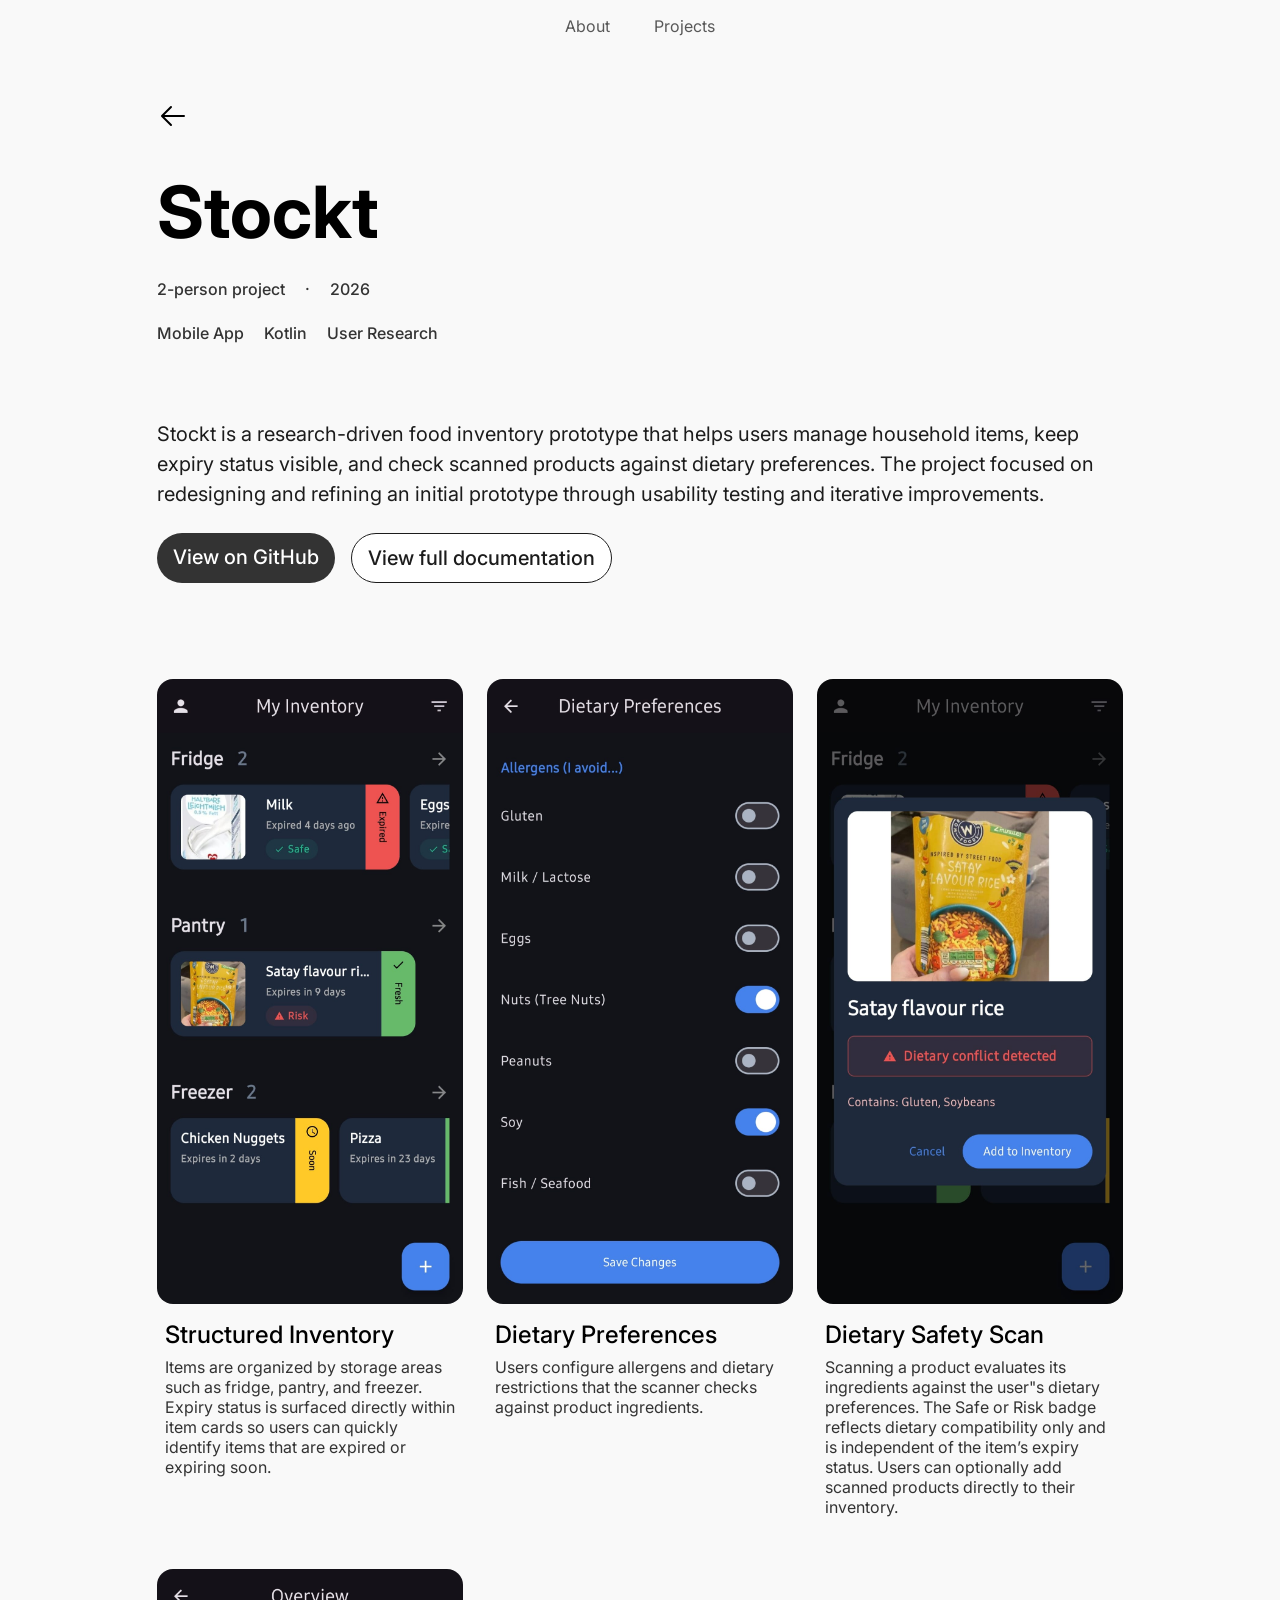
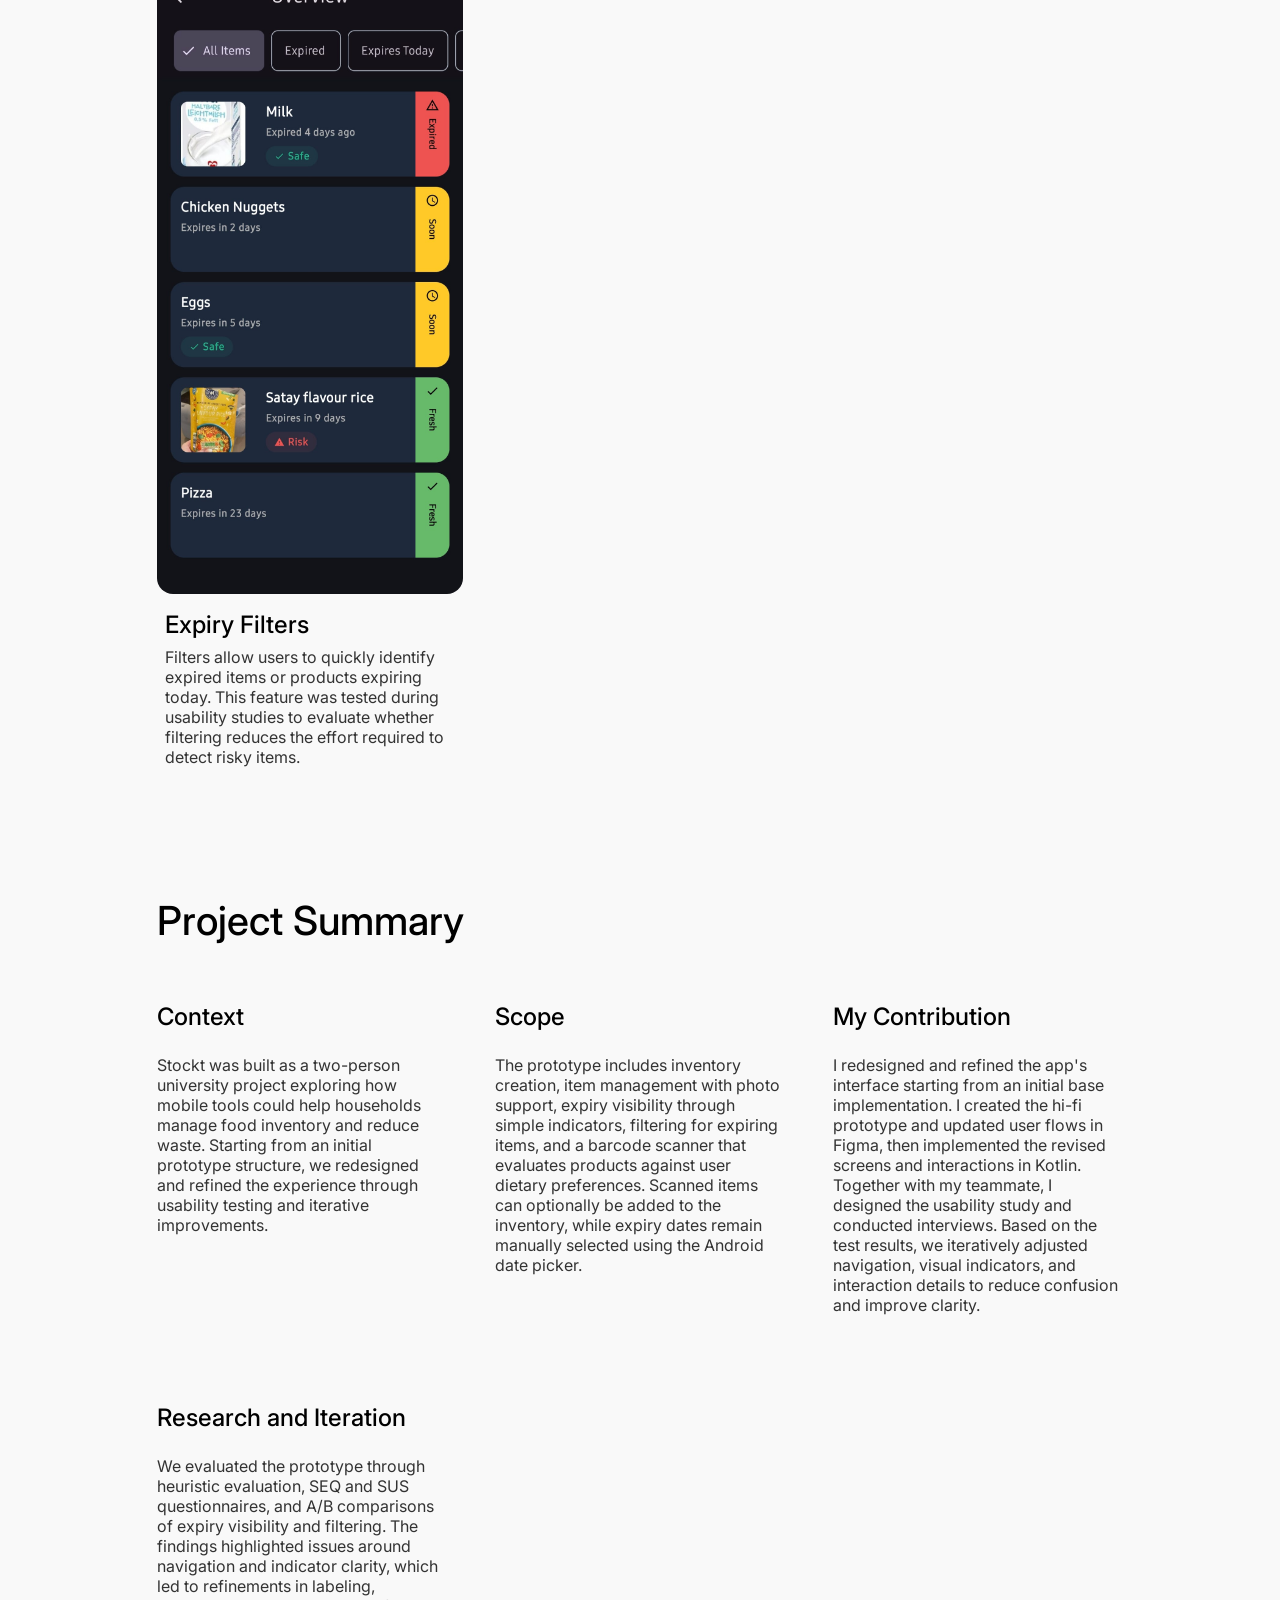
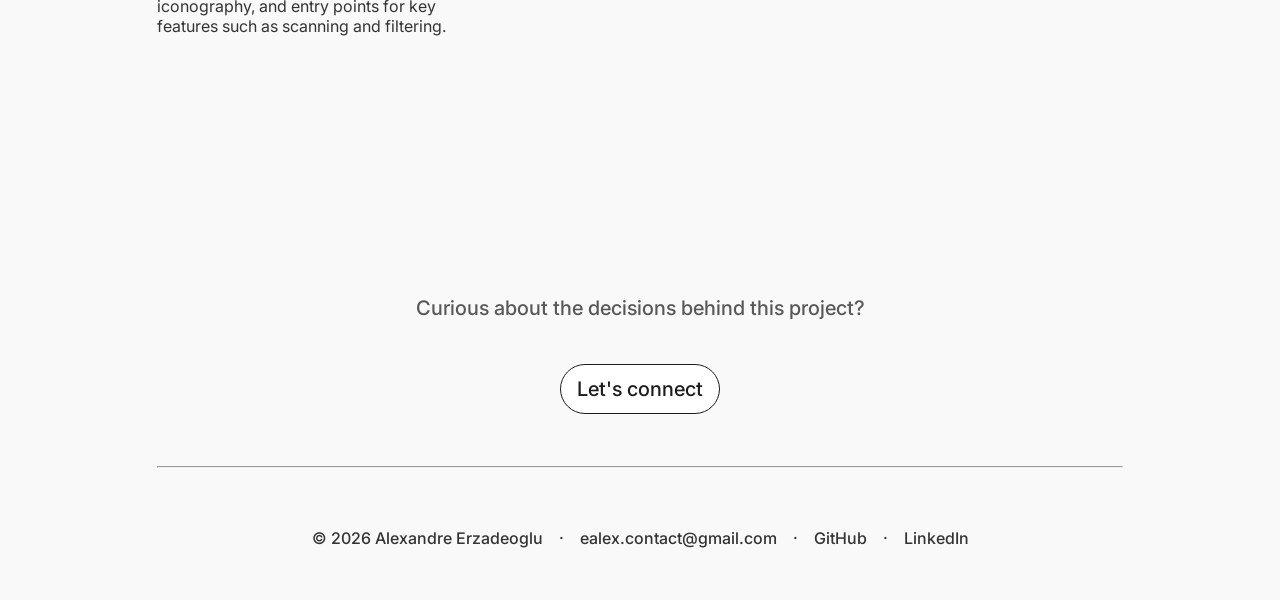
<file: projects/stockt.html>
<!DOCTYPE html>
<html lang="en">

<head>
    <meta charset="UTF-8">
    <meta name="viewport" content="width=device-width, initial-scale=1.0">
    <title>Stockt · Case Study</title>
    <link rel="stylesheet" href="/style.css">

    <link rel="preconnect" href="https://fonts.googleapis.com">
    <link rel="preconnect" href="https://fonts.gstatic.com" crossorigin>
    <link href="https://fonts.googleapis.com/css2?family=Inter:opsz,wght@14..32,100..900&display=swap" rel="stylesheet">
</head>

<body>
    <header>
        <div class="container">
            <nav>
                <ul class="nav-list">
                    <li><a href="/">About</a></li>
                    <li><a href="/projects/">Projects</a></li>
                </ul>
            </nav>
        </div>
    </header>

    <main class="project-case-study">
        <!-- HERO -->
        <section class="hero">
             <!-- BACK LINK -->
            <div class="container">
                <a href="/projects/">
                    <img src="/assets/icons/arrow-left.svg" alt="Back">
                </a>
            </div>
            
            <!-- PROJECT HERO -->
            <div class="container">
                <div class="project-hero">
                    <h1>Stockt</h1>

                    <div class="project-devtags">
                        <span>2-person project</span>
                        <span>·</span>
                        <span>2026</span>
                    </div>

                    <div class="project-tags">
                        <span>Mobile App</span>
                        <span>Kotlin</span>
                        <span>User Research</span>
                    </div>

                    <p class="project-intro">
                        Stockt is a research-driven food inventory prototype that helps users manage household items, keep expiry status visible, and check scanned products against dietary preferences. The project focused on redesigning and refining an initial prototype through usability testing and iterative improvements.
                    </p>

                    <div class="hero-cta">
                        <a href="https://github.com/byealex/stockt" class="btn-primary">View on GitHub</a>
                        <a href="https://ccl3-ws2025-1371e7.pages.nwt.fhstp.ac.at" class="btn-secondary">View full documentation</a>
                    </div>
                </div>
            </div>
        </section>

        <!-- VISUAL HIGHLIGHT -->
        <div class="container project-gallery">
            <div>
                <div class="gallery-grid-mobile">

                    <div class="feature-display">
                        <img src="/assets/images/stockt/home.png"
                            alt="Stockt inventory overview showing structured storage areas and expiry indicators">
                        <div class="feature-caption">
                            <p class="feature-title">Structured Inventory</p>
                            <p>
                                Items are organized by storage areas such as fridge, pantry, and freezer. Expiry status is surfaced directly within item cards so users can quickly identify items that are expired or expiring soon.
                            </p>
                        </div>
                    </div>

                    <div class="feature-display">
                        <img src="/assets/images/stockt/preferences.png"
                            alt="Stockt dietary preferences configuration screen">
                        <div class="feature-caption">
                            <p class="feature-title">Dietary Preferences</p>
                            <p>
                                Users configure allergens and dietary restrictions that the scanner checks against product ingredients.
                            </p>
                        </div>
                    </div>

                    <div class="feature-display">
                        <img src="/assets/images/stockt/safety-scan.png"
                            alt="Barcode scanning result showing dietary conflict detection and option to add item">
                        <div class="feature-caption">
                            <p class="feature-title">Dietary Safety Scan</p>
                            <p>
                                Scanning a product evaluates its ingredients against the user"s dietary preferences. The Safe or Risk badge reflects dietary compatibility only and is independent of the item’s expiry status. Users can optionally add scanned products directly to their inventory.
                            </p>
                        </div>
                    </div>

                    <div class="feature-display">
                        <img src="/assets/images/stockt/filters.png"
                            alt="Stockt filter view showing items filtered by expiry status">
                        <div class="feature-caption">
                            <p class="feature-title">Expiry Filters</p>
                            <p>
                                Filters allow users to quickly identify expired items or products expiring today. This feature was tested during usability studies to evaluate whether filtering reduces the effort required to detect risky items.
                            </p>
                        </div>
                    </div>

                </div>
            </div>
        </div>

        <!-- SUMMARY -->
        <section class="overview">
            <div class="container">
                <h2>Project Summary</h2>

                <div class="section-content">

                    <section>
                        <h3>Context</h3>
                        <p>
                            Stockt was built as a two-person university project exploring how mobile tools could help households manage food inventory and reduce waste. Starting from an initial prototype structure, we redesigned and refined the experience through usability testing and iterative improvements.
                        </p>
                    </section>

                    <section>
                        <h3>Scope</h3>
                        <p>
                            The prototype includes inventory creation, item management with photo support, expiry visibility through simple indicators, filtering for expiring items, and a barcode scanner that evaluates products against user dietary preferences. Scanned items can optionally be added to the inventory, while expiry dates remain manually selected using the Android date picker.
                        </p>
                    </section>

                    <section>
                        <h3>My Contribution</h3>
                        <p>
                            I redesigned and refined the app's interface starting from an initial base implementation. I created the hi-fi prototype and updated user flows in Figma, then implemented the revised screens and interactions in Kotlin. Together with my teammate, I designed the usability study and conducted interviews. Based on the test results, we iteratively adjusted navigation, visual indicators, and interaction details to reduce confusion and improve clarity.
                        </p>
                    </section>

                    <section>
                        <h3>Research and Iteration</h3>
                        <p>
                            We evaluated the prototype through heuristic evaluation, SEQ and SUS questionnaires, and A/B comparisons of expiry visibility and filtering. The findings highlighted issues around navigation and indicator clarity, which led to refinements in labeling, iconography, and entry points for key features such as scanning and filtering.
                        </p>
                    </section>

                </div>
            </div>
        </section>

        <!-- CONTACT -->
        <div class="contact">
            <div class="container">
                <div class="project-contact">
                    <p class="closing-cta">Curious about the decisions behind this project?</p>

                    <a class="btn-secondary" href="mailto:ealex.contact@gmail.com">Let's connect</a>
                </div>
            </div>
        </div>

    </main>

    <footer>
        <div class="container">
            <hr>
            <address class="footer-contact">
                <span>&copy; 2026 Alexandre Erzadeoglu</span>
                <a href="mailto:ealex.contact@gmail.com">ealex.contact@gmail.com</a>
                <a href="https://github.com/byealex">GitHub</a>
                <a href="https://www.linkedin.com/in/alexandre-erzadeoglu">LinkedIn</a>
            </address>
        </div>
    </footer>

</body>

</html>
</file>
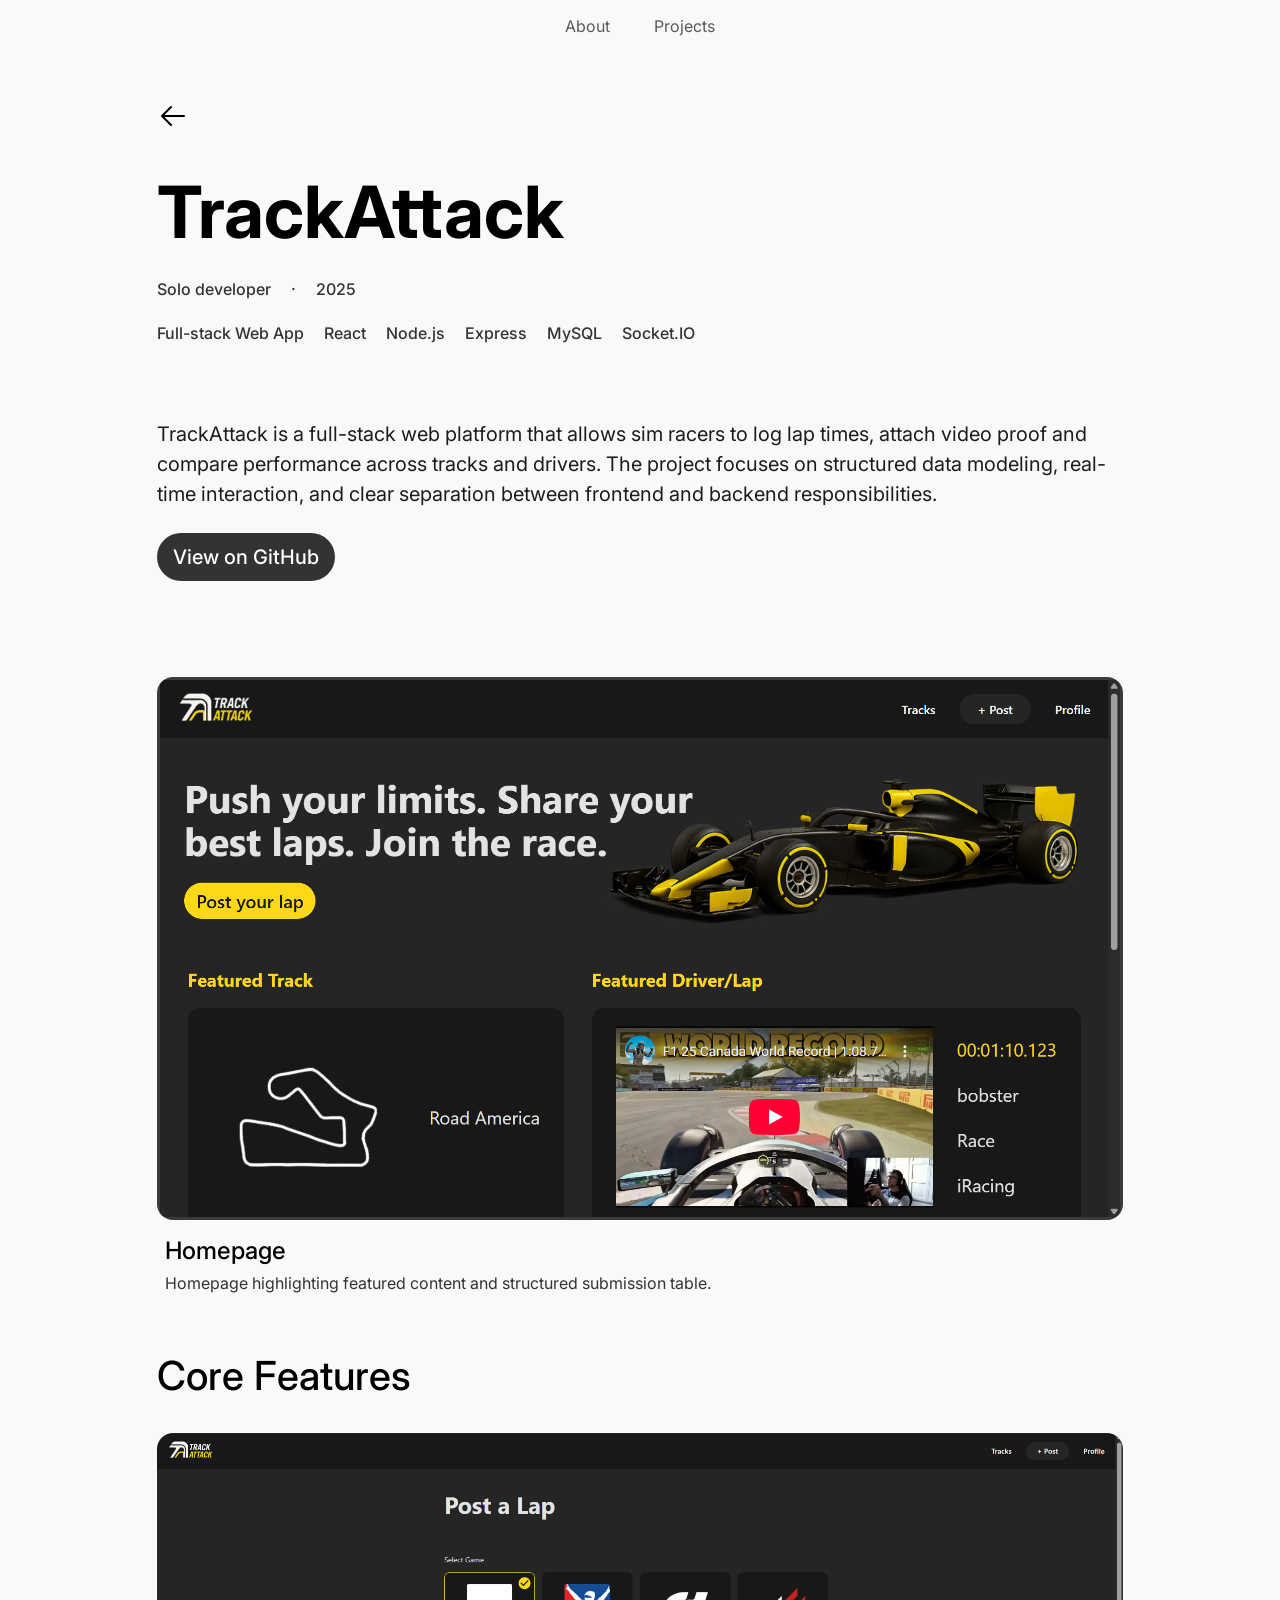
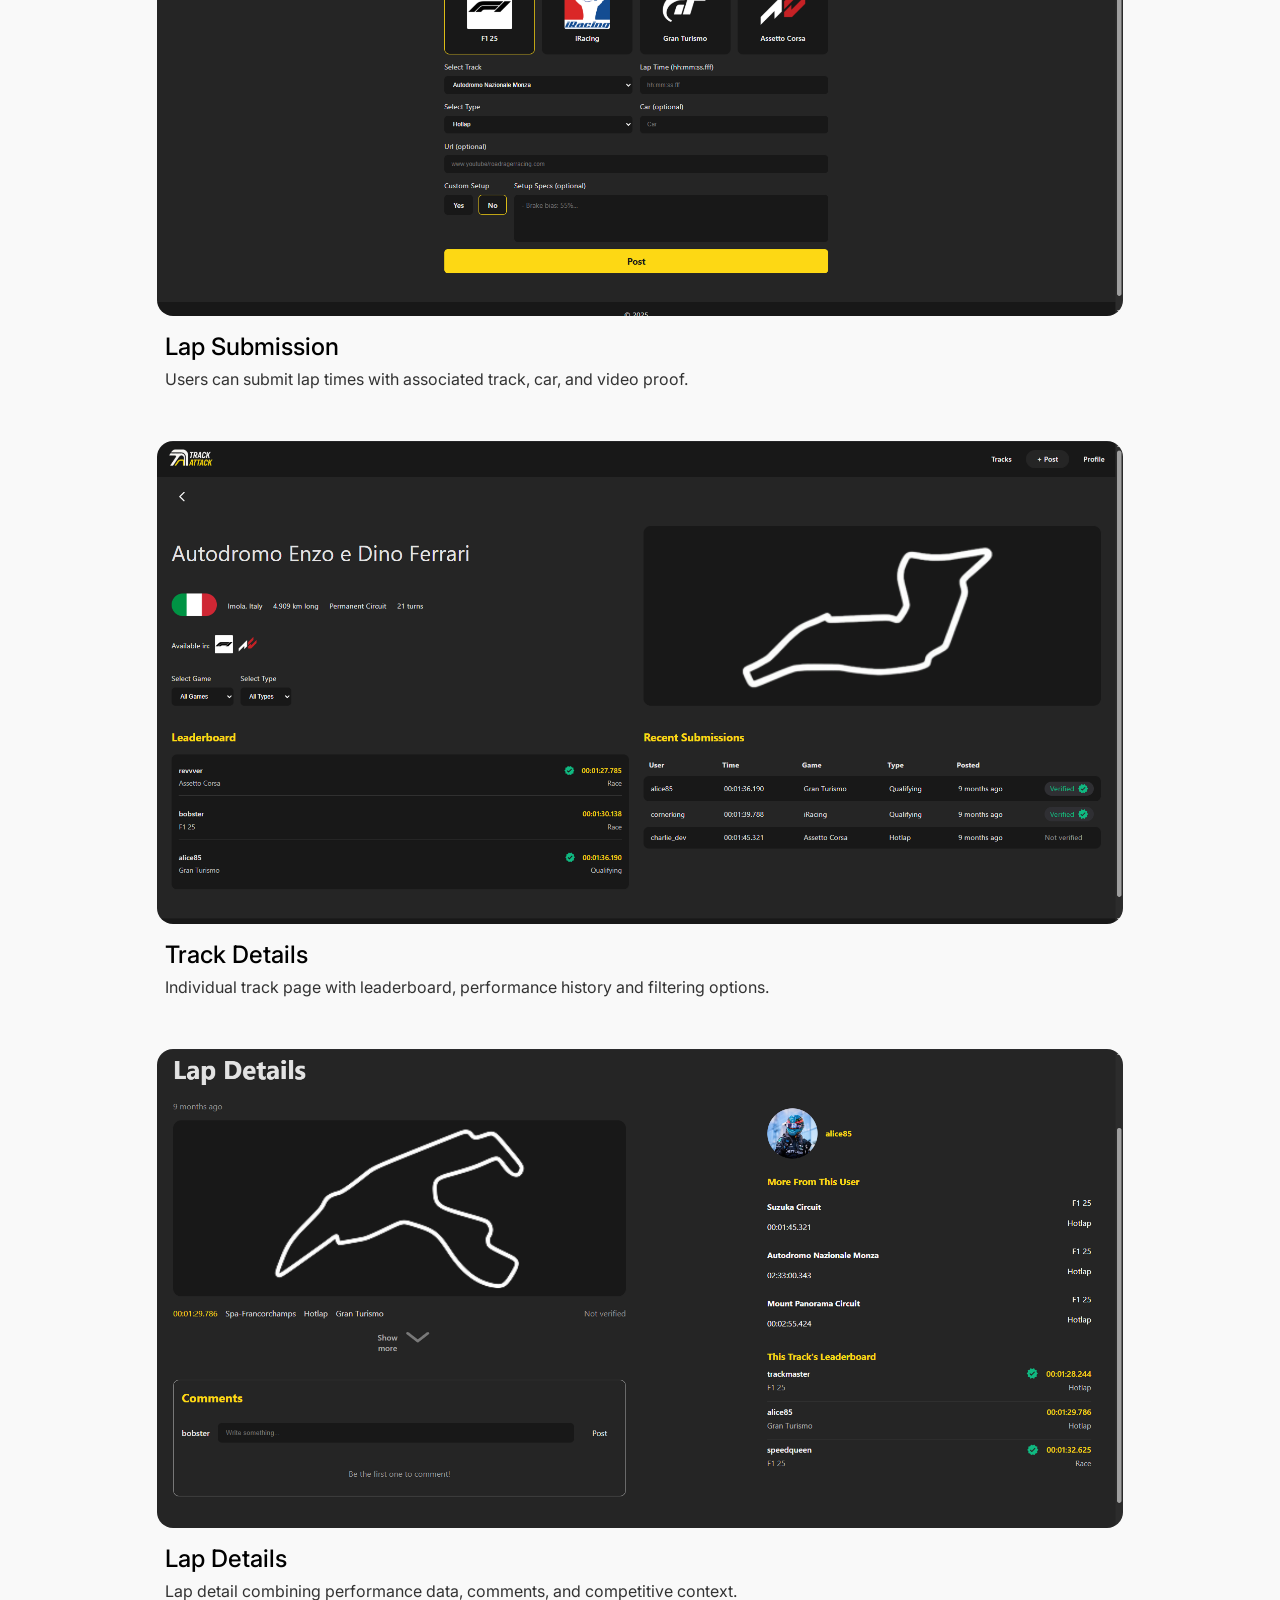
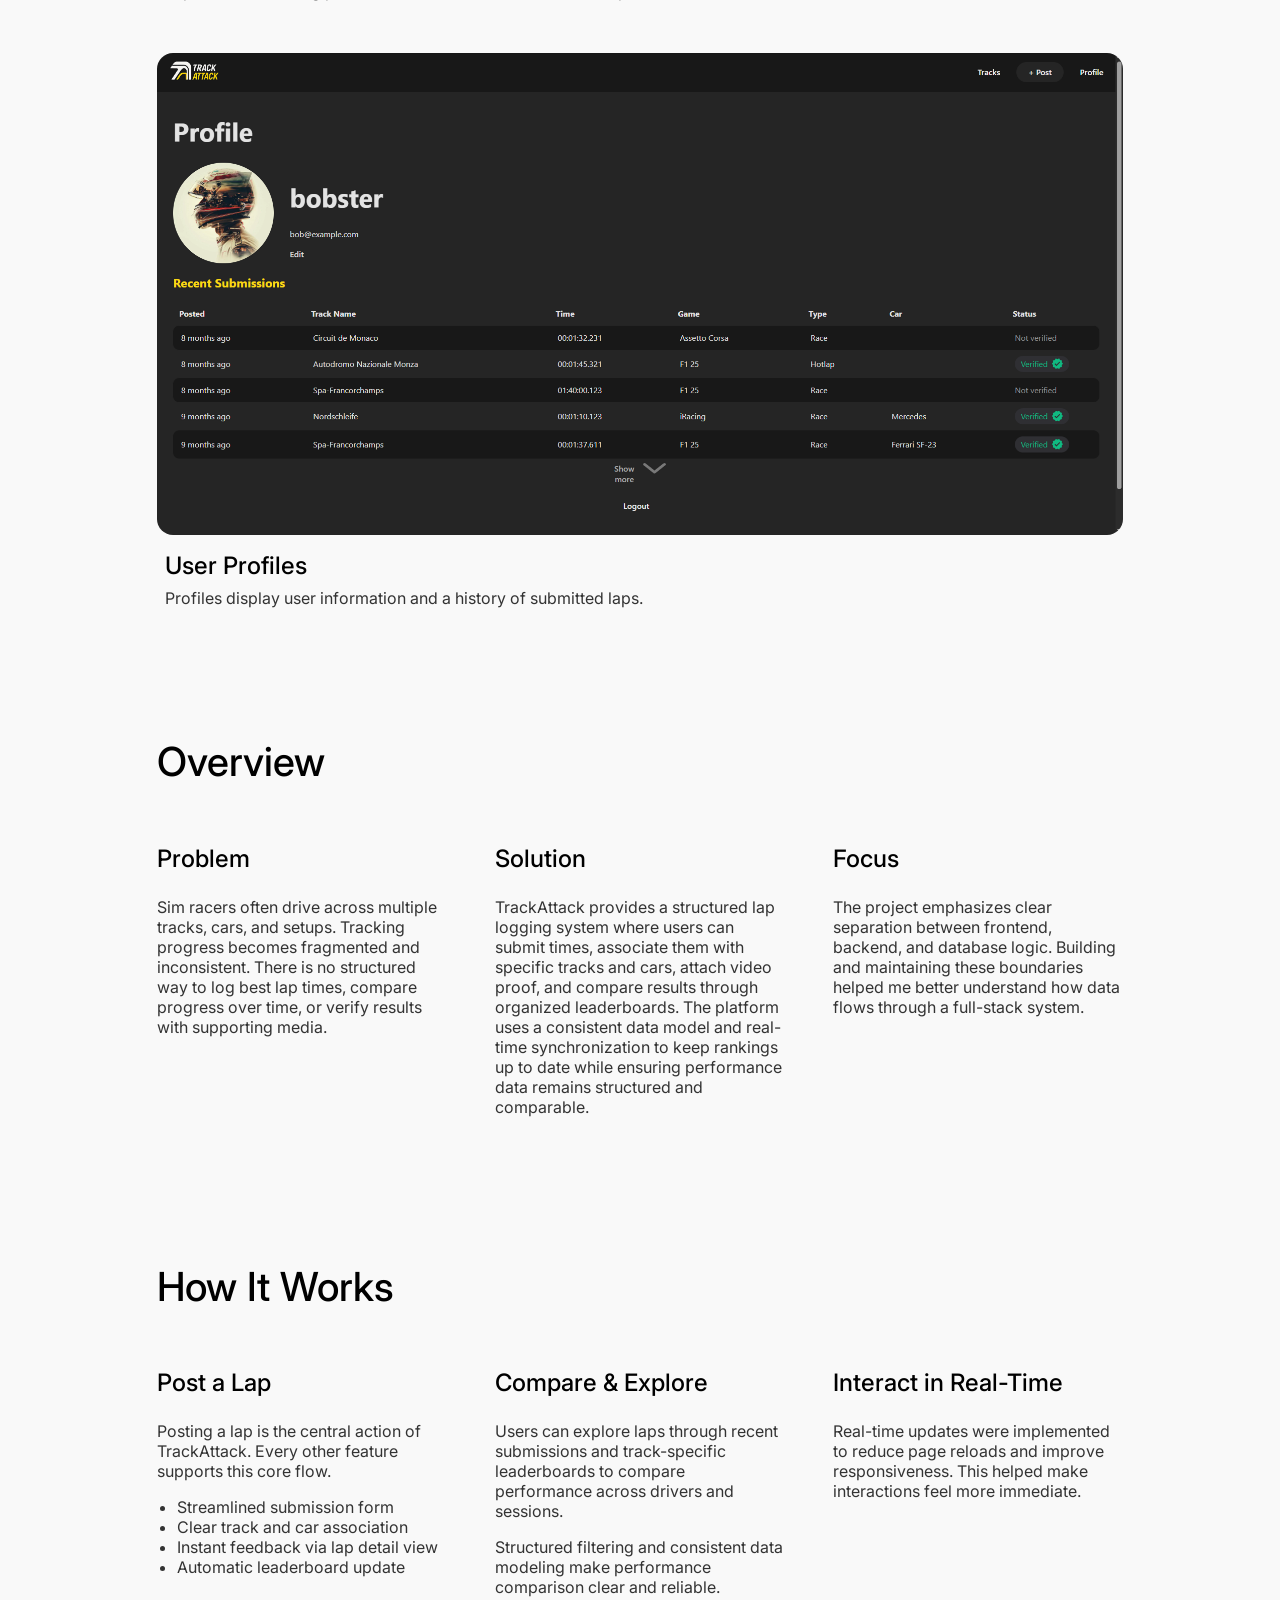
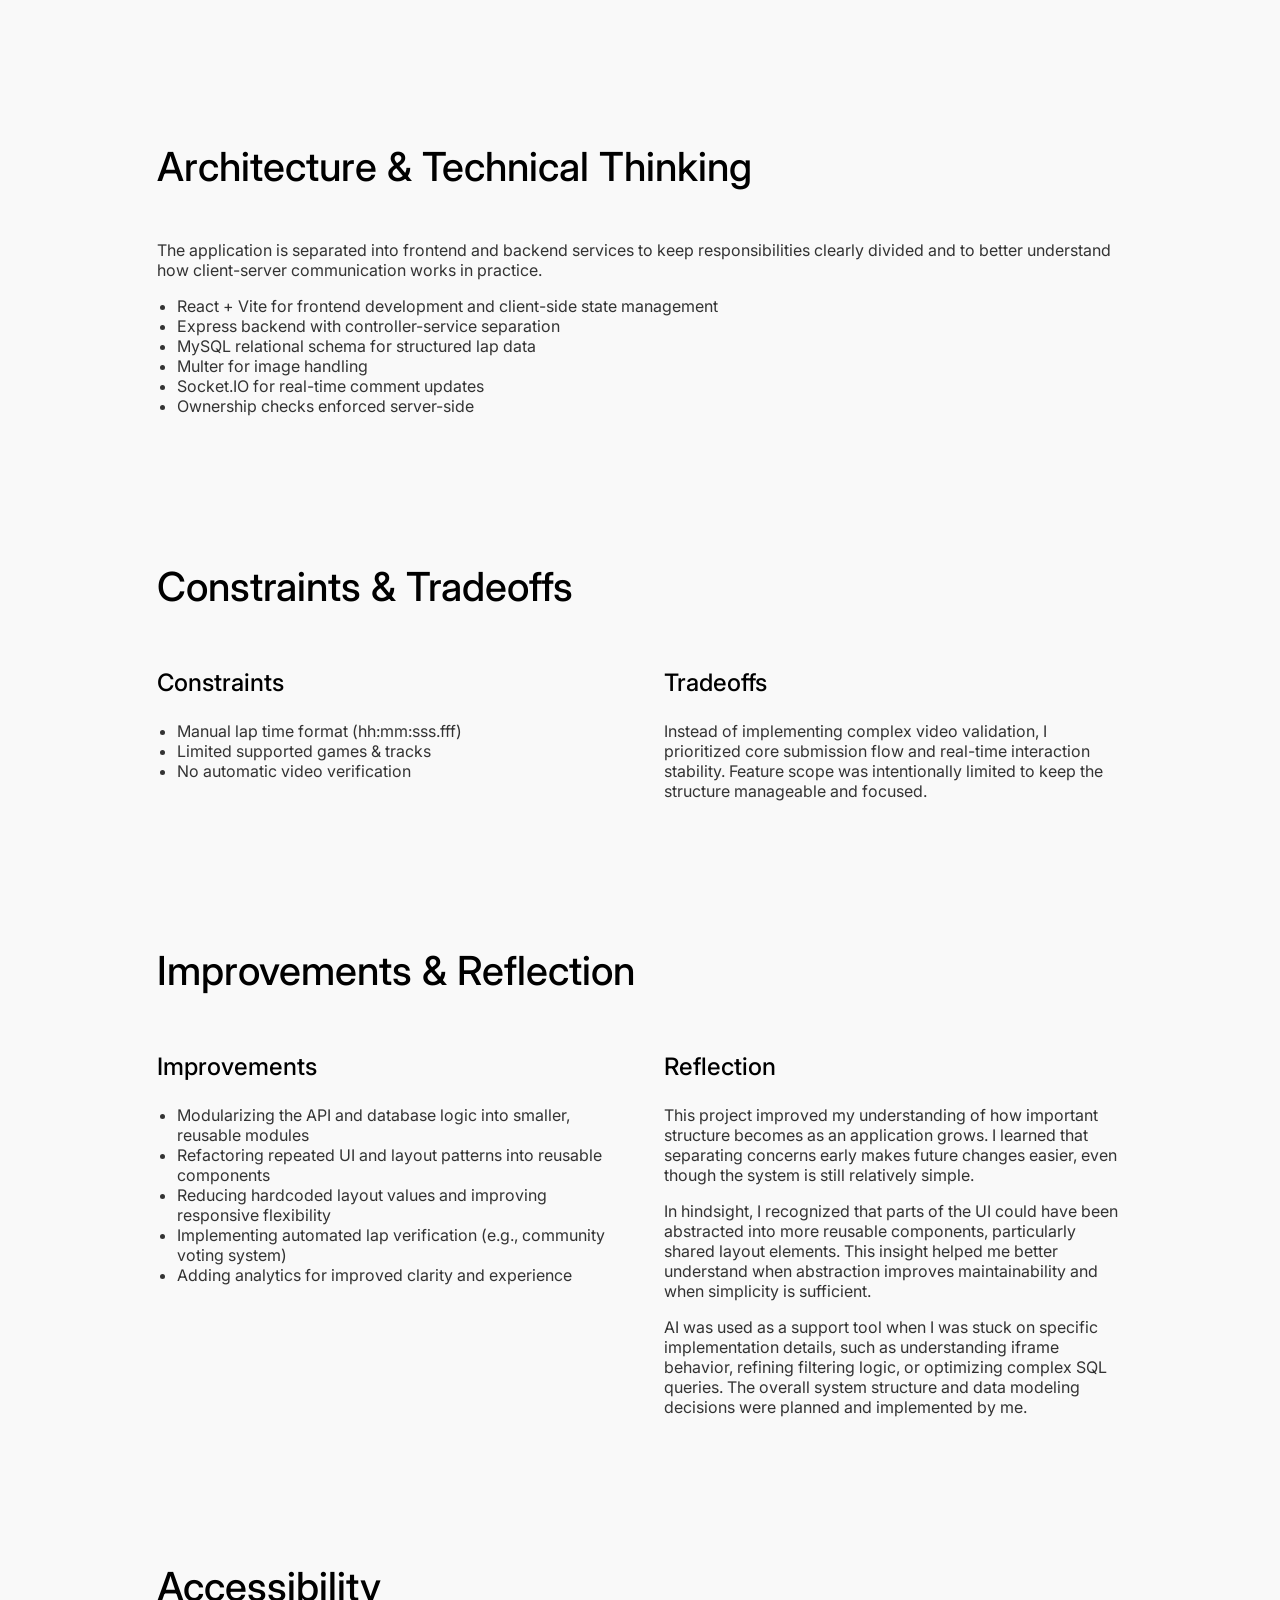
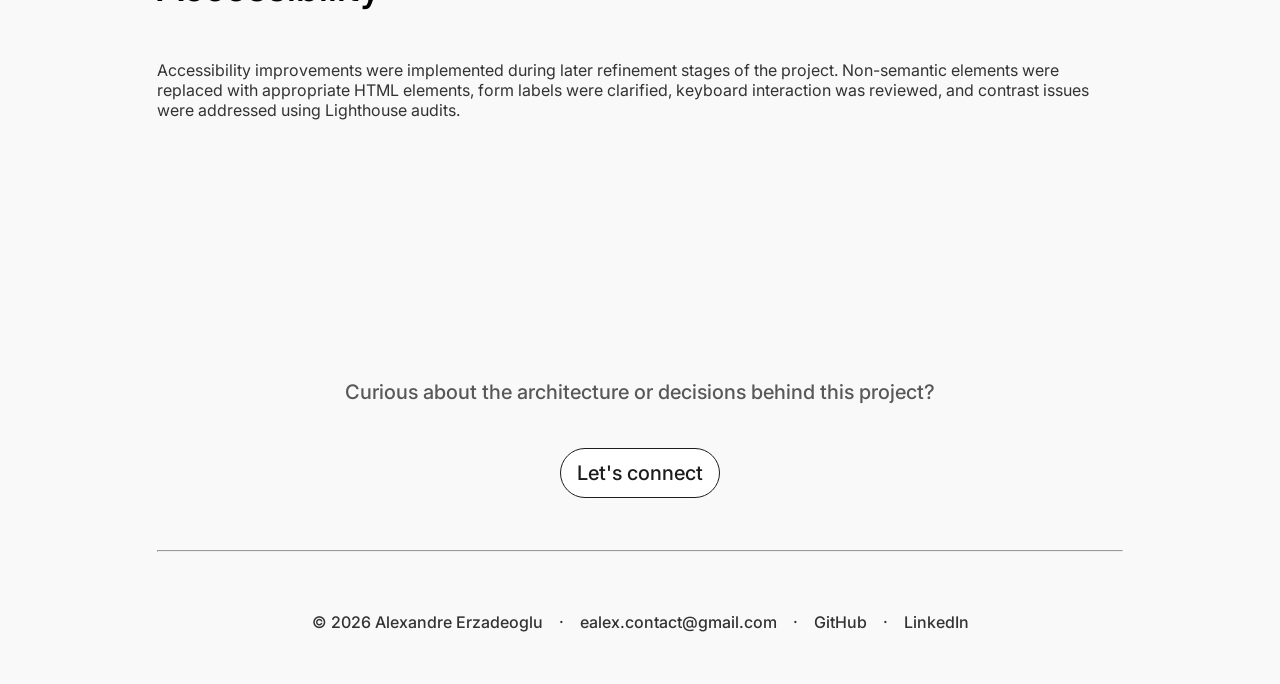
<file: projects/trackattack.html>
<!DOCTYPE html>
<html lang="en">

<head>
    <meta charset="UTF-8">
    <meta name="viewport" content="width=device-width, initial-scale=1.0">
    <title>TrackAttack · Case Study</title>
    <link rel="stylesheet" href="/style.css">

    <link rel="preconnect" href="https://fonts.googleapis.com">
    <link rel="preconnect" href="https://fonts.gstatic.com" crossorigin>
    <link href="https://fonts.googleapis.com/css2?family=Inter:opsz,wght@14..32,100..900&display=swap" rel="stylesheet">
</head>

<body>
    <header>
        <div class="container">
            <nav>
                <ul class="nav-list">
                    <li><a href="/">About</a></li>
                    <li><a href="/projects/">Projects</a></li>
                </ul>
            </nav>
        </div>
    </header>

    <main class="project-case-study">
        <section class="hero">
            <div class="container">
                <a href="/projects/">
                    <img src="/assets/icons/arrow-left.svg" alt="Back">
                </a>
            </div>

            <div class="container">
                <div class="project-hero">
                    <h1>TrackAttack</h1>
                    <div class="project-devtags">
                        <span>Solo developer</span>
                        <span>·</span>
                        <span>2025</span>
                    </div>
                    <div class="project-tags">
                        <span>Full-stack Web App</span>
                        <span>React</span>
                        <span>Node.js</span>
                        <span>Express</span>
                        <span>MySQL</span>
                        <span>Socket.IO</span>
                    </div>
                    <p class="project-intro">TrackAttack is a full-stack web platform that allows sim racers to log lap times, attach video proof and compare performance across tracks and drivers. The project focuses on structured data modeling, real-time interaction, and clear separation between frontend and backend responsibilities.</p>

                    <div class="hero-cta">
                        <a href="https://github.com/byealex/trackattack" class="btn-primary">View on GitHub</a>
                    </div>
                </div>
            </div>
        </section>

        <div class="container project-gallery">
            <div class="feature-display">
                <img src="/assets/images/trackattack/home.png" alt="TrackAttack homepage showing recent lap submissions and navigation">
                <div class="feature-caption">
                    <p class="feature-title">Homepage</p>
                    <p>Homepage highlighting featured content and structured submission table.</p>
                </div>
            </div>

            <div>
                <h2>Core Features</h2>
                <div class="gallery-grid">
                    <div class="feature-display">
                        <img src="/assets/images/trackattack/lap-form.png" alt="TrackAttack lap submission form with fields for track, car, lap time, and video proof">
                        <div class="feature-caption">
                            <p class="feature-title">Lap Submission</p>
                            <p>Users can submit lap times with associated track, car, and video proof.</p>
                        </div>
                    </div>
                    
                    <div class="feature-display">
                        <img src="/assets/images/trackattack/track-details.png" alt="TrackAttack track leaderboard showing ranked lap times with associated cars and drivers">
                        <div class="feature-caption">
                            <p class="feature-title">Track Details</p>
                            <p>Individual track page with leaderboard, performance history and filtering options.</p>
                        </div>
                    </div>
                
                    <div class="feature-display">
                        <img src="/assets/images/trackattack/lap-details.png" alt="TrackAttack lap detail view showing lap time, track, car, driver, and comments section">
                        <div class="feature-caption">
                            <p class="feature-title">Lap Details</p>
                            <p>Lap detail combining performance data, comments, and competitive context.</p>
                        </div>
                    </div>
                    
                    <div class="feature-display">
                        <img src="/assets/images/trackattack/profile.png" alt="TrackAttack profile page showing user information and list of submitted laps with associated tracks and cars">
                        <div class="feature-caption">
                            <p class="feature-title">User Profiles</p>
                            <p>Profiles display user information and a history of submitted laps.</p>
                        </div>
                    </div>
                </div>
            </div>
        </div>

        <section class="overview">
            <div class="container">
                <h2>Overview</h2>
                
                <div class="section-content">
                    <section>
                        <h3>Problem</h3>
                        <p>Sim racers often drive across multiple tracks, cars, and setups. Tracking progress becomes fragmented and inconsistent. There is no structured way to log best lap times, compare progress over time, or verify results with supporting media.</p>
                    </section>
    
                    <section>
                        <h3>Solution</h3>
                        <p>TrackAttack provides a structured lap logging system where users can submit times, associate them with specific tracks and cars, attach video proof, and compare results through organized leaderboards. The platform uses a consistent data model and real-time synchronization to keep rankings up to date while ensuring performance data remains structured and comparable.</p>
                    </section>
    
                    <section>
                        <h3>Focus</h3>
                        <p>The project emphasizes clear separation between frontend, backend, and database logic. Building and maintaining these boundaries helped me better understand how data flows through a full-stack system.</p>
                    </section>
                </div>
            </div>
        </section>
        
        <section class="how-it-works">
            <div class="container">
                <h2>How It Works</h2>
                
                <div class="section-content">
                    <section>
                        <h3>Post a Lap</h3>
                        <p>Posting a lap is the central action of TrackAttack. Every other feature supports this core flow.</p>
                        <ul>
                            <li>Streamlined submission form</li>
                            <li>Clear track and car association</li>
                            <li>Instant feedback via lap detail view</li>
                            <li>Automatic leaderboard update</li>
                        </ul>
                    </section>
    
                    <section>
                        <h3>Compare & Explore</h3>
                        <p>Users can explore laps through recent submissions and track-specific leaderboards to compare performance across drivers and sessions.</p>
                        <p>Structured filtering and consistent data modeling make performance comparison clear and reliable.</p>
                    </section>
    
                    <section>
                        <h3>Interact in Real-Time</h3>
                        <p>Real-time updates were implemented to reduce page reloads and improve responsiveness. This helped make interactions feel more immediate.</p>
                    </section>
                </div>
            </div>
        </section>

        <section class="architecture">
            <div class="container">
                <h2>Architecture & Technical Thinking</h2>
                
                <div class="section-content">
                    <div>
                        <p>The application is separated into frontend and backend services to keep responsibilities clearly divided and to better understand how client-server communication works in practice.</p>
                        <ul>
                            <li>React + Vite for frontend development and client-side state management</li>
                            <li>Express backend with controller-service separation</li>
                            <li>MySQL relational schema for structured lap data</li>
                            <li>Multer for image handling</li>
                            <li>Socket.IO for real-time comment updates</li>
                            <li>Ownership checks enforced server-side</li>
                        </ul>
                    </div>
                </div>
            </div>
        </section>

        <section class="constraints-tradeoffs">
            <div class="container">
                <h2>Constraints & Tradeoffs</h2>
                
                <div class="section-content">
                    <section>
                        <h3>Constraints</h3>
                        <ul>
                            <li>Manual lap time format (hh:mm:sss.fff)</li>
                            <li>Limited supported games & tracks</li>
                            <li>No automatic video verification</li>
                        </ul>
                    </section>
    
                    <section>
                        <h3>Tradeoffs</h3>
                        <p>Instead of implementing complex video validation, I prioritized core submission flow and real-time interaction stability. Feature scope was intentionally limited to keep the structure manageable and focused.</p>
                    </section>
                </div>
            </div>
        </section>

        <section class="improvements-reflection">
            <div class="container">
                <h2>Improvements & Reflection</h2>
                
                <div class="section-content">
                    <section>
                        <h3>Improvements</h3>
                        <ul>
                            <li>Modularizing the API and database logic into smaller, reusable modules</li>
                            <li>Refactoring repeated UI and layout patterns into reusable components</li>
                            <li>Reducing hardcoded layout values and improving responsive flexibility</li>
                            <li>Implementing automated lap verification (e.g., community voting system)</li>
                            <li>Adding analytics for improved clarity and experience</li>
                        </ul>
                    </section>
    
                    <section>
                        <h3>Reflection</h3>
                        <p>This project improved my understanding of how important structure becomes as an application grows. I learned that separating concerns early makes future changes easier, even though the system is still relatively simple.</p>
                        <p>In hindsight, I recognized that parts of the UI could have been abstracted into more reusable components, particularly shared layout elements. This insight helped me better understand when abstraction improves maintainability and when simplicity is sufficient.</p>
                        <p>AI was used as a support tool when I was stuck on specific implementation details, such as understanding iframe behavior, refining filtering logic, or optimizing complex SQL queries. The overall system structure and data modeling decisions were planned and implemented by me.</p>
                    </section>
                </div>
            </div>
        </section>

        <section class="accessibility">
            <div class="container">
                <h2>Accessibility</h2>
                
                <div class="section-content">
                    <p>Accessibility improvements were implemented during later refinement stages of the project. Non-semantic elements were replaced with appropriate HTML elements, form labels were clarified, keyboard interaction was reviewed, and contrast issues were addressed using Lighthouse audits.</p>
                </div>
            </div>
        </section>

        <div class="contact">
            <div class="container">
                <div class="project-contact">
                    <p class="closing-cta">Curious about the architecture or decisions behind this project?</p>
                    
                    <a class="btn-secondary" href="mailto:ealex.contact@gmail.com">Let's connect</a>
                </div>
            </div>
        </div>
    </main>

    <footer>
        <div class="container">    
            <hr>
            <address class="footer-contact">
                <span>&copy; 2026 Alexandre Erzadeoglu</span>
                <a href="mailto:ealex.contact@gmail.com">ealex.contact@gmail.com</a>
                <a href="https://github.com/byealex">GitHub</a>
                <a href="https://www.linkedin.com/in/alexandre-erzadeoglu">LinkedIn</a>
            </address>
        </div>
    </footer>
</body>

</html>
</file>
<file: style.css>
@import './styles/base.css';
@import './styles/layout.css';
@import './styles/components.css';
@import './styles/projects/case-study.css';
</file>
